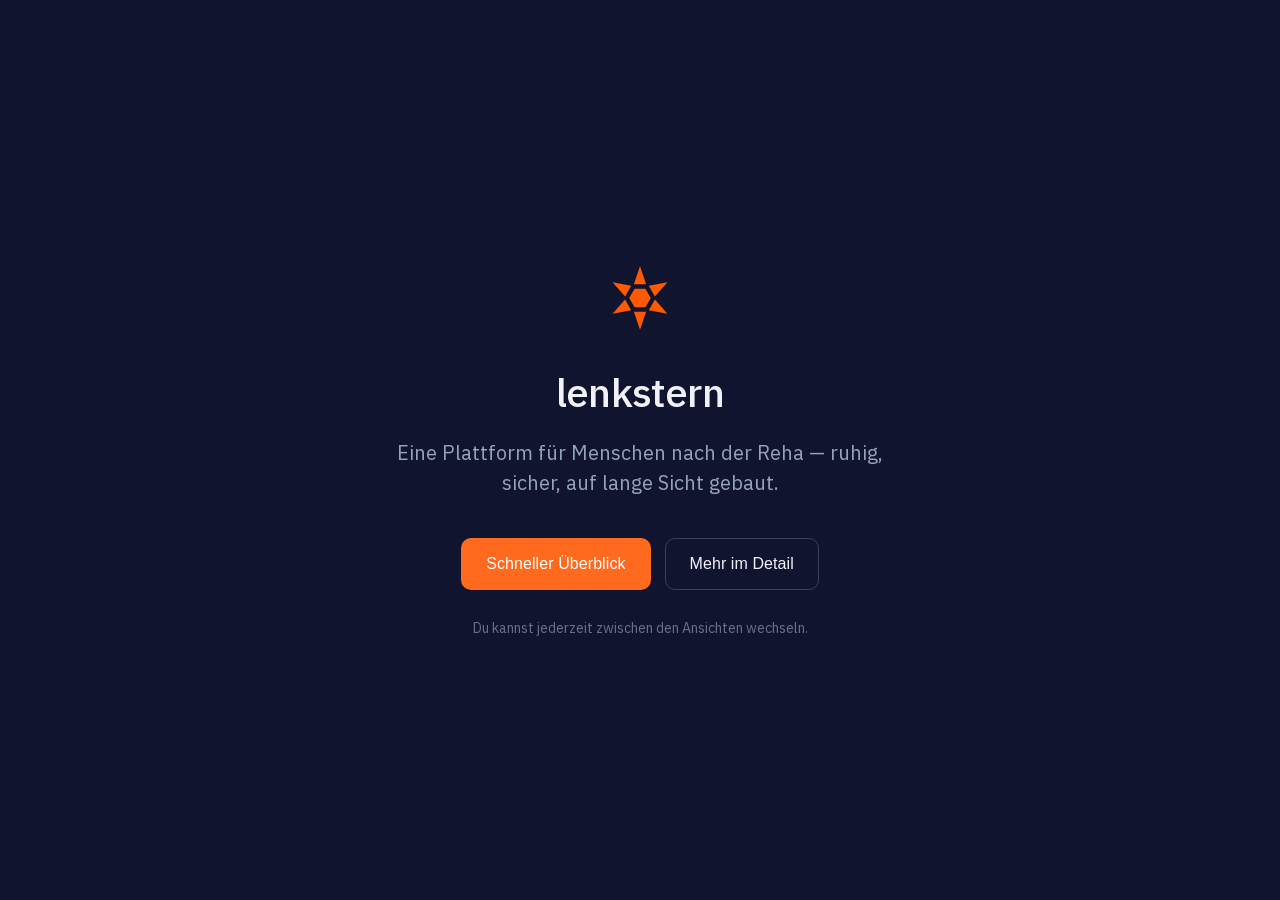
<file: index.html>
<!doctype html>
<html lang="de">
<head>
<meta charset="utf-8" />
<meta name="viewport" content="width=device-width, initial-scale=1.0" />
<title>Lenkstern · föderative Plattform für die Zeit nach der Reha</title>
<meta name="description" content="Lenkstern ist ein privates, ehrenamtliches Demonstrationsprojekt von Gero Strauß für die Community: eine föderative, EU-souveräne Plattform für Reha-Begleitung, Adaption und Nachsorge." />
<meta name="author" content="Gero Strauß" />
<meta name="robots" content="index,follow" />
<link rel="canonical" href="https://lenkstern.eu/" />
<script type="application/ld+json">
{
  "@context": "https://schema.org",
  "@type": "WebSite",
  "name": "Lenkstern",
  "url": "https://lenkstern.eu/",
  "description": "Privates, ehrenamtliches Demonstrationsprojekt von Gero Strauß für die Community: föderative, EU-souveräne Plattform für die Zeit während und nach der Reha.",
  "inLanguage": "de",
  "author": {
    "@type": "Person",
    "name": "Gero Strauß",
    "address": {
      "@type": "PostalAddress",
      "streetAddress": "Gneisenaustr. 28",
      "postalCode": "10961",
      "addressLocality": "Berlin",
      "addressCountry": "DE"
    }
  }
}
</script>
<!-- Self-hosted Fonts (DSGVO: keine Google-Fonts-CDN, keine IP-Weitergabe an Google) -->
<link rel="preload" href="/assets/fonts/plex-sans-300-latin.woff2" as="font" type="font/woff2" crossorigin />
<link rel="preload" href="/assets/fonts/plex-mono-400-latin.woff2" as="font" type="font/woff2" crossorigin />
<link rel="stylesheet" href="/assets/fonts/fonts.css" />
<style>
  :root {
    /* Vorspannung — Dachverband / Lenkstern (offizielle Doku-Werte) */
    --indigo-bg:    #11142E;  /* Deep Space Indigo, Base (offizieller Doku-Wert) */
    --indigo-card:  #1a1e3e;  /* Card-Tief (zwischen Base und Surface) */
    --indigo-surf:  #232847;  /* Indigo Light, Surface */
    --indigo-border:#3a3f5e;  /* von Muted abgeleitet, +Saettigung */
    --indigo-muted: #6A6F8C;  /* Indigo Muted, Sekundaertext */
    --indigo-fg:    #E8E6F0;  /* Cosmic Foreground, Haupttext */
    --indigo-fg-2:  #F2F0F8;  /* etwas heller fuer Headlines */
    --plasma:       #FF6A1F;  /* Plasma Orange, Mark */
    --plasma-soft:  #FFB180;  /* Plasma Soft */
    --plasma-deep:  #C24A0C;  /* Plasma Deep (Hover/Active) */

    /* Module accent colors (palette accents) */
    --c-kern:      #00e5d8;
    --c-shg:       #38bdf8;
    --c-therapie:  #14b8a6;
    --c-reha:      #b87333;
    --c-adaption:  #e8943a;
    --c-community: #0ea5e9;
    --c-markt:     #f59e0b;
    --c-verband:   #c084fc;

    --maxw: 1280px;
  }

  *, *::before, *::after { box-sizing: border-box; margin: 0; padding: 0; }
  html { -webkit-font-smoothing: antialiased; scroll-behavior: smooth; }
  body {
    background: var(--indigo-bg);
    color: var(--indigo-fg);
    font-family: 'IBM Plex Sans', system-ui, sans-serif;
    line-height: 1.5;
    font-feature-settings: "ss01", "cv11";
    min-height: 100vh;
  }
  ::selection { background: var(--plasma); color: #fff; }

  a { color: inherit; text-decoration: none; }

  .mono { font-family: 'IBM Plex Mono', monospace; }
  .uc { text-transform: uppercase; letter-spacing: 0.14em; }
  .container { max-width: var(--maxw); margin: 0 auto; padding: 0 clamp(20px, 4vw, 56px); }

  /* ====================================
     Heartbeat — slow, calming (10s cycle)
     Neon glow pulses, outline stays static
     ==================================== */
  @keyframes hb-pulse {
    0%   { filter: drop-shadow(0 0 6px rgba(255,138,40,0.55)) drop-shadow(0 0 14px rgba(255,106,31,0.30)); }
    8%   { filter: drop-shadow(0 0 24px rgba(255,170,80,1)) drop-shadow(0 0 56px rgba(255,110,20,0.85)) drop-shadow(0 0 110px rgba(255,106,31,0.55)) drop-shadow(0 0 180px rgba(255,106,31,0.30)); }
    18%  { filter: drop-shadow(0 0 6px rgba(255,138,40,0.55)) drop-shadow(0 0 14px rgba(255,106,31,0.30)); }
    26%  { filter: drop-shadow(0 0 18px rgba(255,150,60,0.85)) drop-shadow(0 0 42px rgba(255,100,10,0.60)) drop-shadow(0 0 78px rgba(255,106,31,0.34)); }
    36%  { filter: drop-shadow(0 0 6px rgba(255,138,40,0.55)) drop-shadow(0 0 14px rgba(255,106,31,0.30)); }
    100% { filter: drop-shadow(0 0 6px rgba(255,138,40,0.55)) drop-shadow(0 0 14px rgba(255,106,31,0.30)); }
  }
  @keyframes hb-aura {
    0%, 100% { opacity: 0.30; }
    8%       { opacity: 1; }
    18%      { opacity: 0.30; }
    26%      { opacity: 0.75; }
    36%      { opacity: 0.30; }
  }
  .pulse {
    animation: hb-pulse 10000ms ease-in-out infinite;
    will-change: filter;
  }
  .aura {
    animation: hb-aura 10000ms ease-in-out infinite;
    will-change: opacity;
  }
  @media (prefers-reduced-motion: reduce) {
    html { scroll-behavior: auto; }
    .pulse, .aura,
    .module-status.now::before,
    .tl.live .when .dot { animation: none !important; }
  }

  /* ====================================
     Top nav
     ==================================== */
  header.top {
    position: sticky; top: 0; z-index: 50;
    background: color-mix(in srgb, var(--indigo-bg) 92%, transparent);
    backdrop-filter: blur(12px);
    -webkit-backdrop-filter: blur(12px);
    border-bottom: 1px solid color-mix(in srgb, var(--indigo-border) 60%, transparent);
  }
  .top-inner {
    display: flex; align-items: center; justify-content: space-between;
    padding: 18px 0;
  }
  .brand {
    display: inline-flex; align-items: center; gap: 12px;
  }
  .brand-mark {
    width: 28px; height: 28px;
    display: inline-flex; align-items: center; justify-content: center;
    color: var(--plasma);
  }
  .brand-mark svg { width: 100%; height: 100%; display: block; overflow: visible; }
  .brand-word {
    font-size: 19px; font-weight: 500;
    letter-spacing: -0.02em;
    color: var(--indigo-fg-2);
  }
  .brand-word .ev {
    color: var(--indigo-muted);
    font-weight: 400;
    margin-left: 6px;
  }

  nav.primary {
    display: flex; align-items: center; gap: 28px;
    font-size: 15px;
    color: #cbd5e1;
  }
  nav.primary a { padding: 6px 0; position: relative; }
  nav.primary a:hover { color: var(--indigo-fg-2); }
  nav.primary .cta {
    padding: 10px 18px;
    border: 1px solid var(--plasma);
    border-radius: 999px;
    color: var(--plasma);
    font-weight: 500;
    transition: background .15s ease, color .15s ease;
  }
  nav.primary .cta:hover { background: var(--plasma); color: #fff; }
  @media (max-width: 760px) {
    nav.primary .hide-sm { display: none; }
  }

  /* ====================================
     Hero
     ==================================== */
  section.hero {
    position: relative;
    padding: clamp(72px, 11vw, 152px) 0 clamp(64px, 8vw, 112px);
    overflow: hidden;
  }
  .hero-grid {
    display: grid;
    grid-template-columns: 1fr;
    gap: clamp(40px, 6vw, 80px);
    align-items: center;
    max-width: 64ch;
  }
  @media (max-width: 880px) {
    .hero-grid { grid-template-columns: 1fr; }
  }

  .eyebrow {
    font-family: 'IBM Plex Mono', monospace;
    font-size: 13px;
    letter-spacing: 0.2em;
    text-transform: uppercase;
    color: var(--plasma-soft);
    display: inline-flex; align-items: center; gap: 12px;
    margin-bottom: 28px;
  }
  .eyebrow .dot {
    width: 8px; height: 8px; border-radius: 999px; background: var(--plasma);
    box-shadow: 0 0 14px rgba(255,106,31,0.6);
  }

  h1.hero-h {
    font-size: clamp(40px, 6.4vw, 88px);
    line-height: 1.02;
    font-weight: 500;
    letter-spacing: -0.035em;
    color: var(--indigo-fg-2);
    text-wrap: balance;
    max-width: 20ch;
  }
  h1.hero-h .accent { color: var(--plasma); }

  .lede {
    font-size: clamp(17px, 1.55vw, 21px);
    line-height: 1.55;
    color: #94a3b8;
    margin-top: 36px;
    max-width: 44ch;
    text-wrap: pretty;
  }

  .hero-ctas {
    display: flex; flex-wrap: wrap; gap: 14px;
    margin-top: 44px;
  }
  .btn {
    display: inline-flex; align-items: center; gap: 10px;
    padding: 16px 24px;
    border-radius: 10px;
    font-size: 16px; font-weight: 500;
    letter-spacing: 0.005em;
    border: 1px solid transparent;
    transition: transform .12s ease, background .15s ease, border-color .15s ease;
  }
  .btn:active { transform: translateY(1px); }
  .btn--primary {
    background: var(--plasma); color: #fff;
  }
  .btn--primary:hover { background: #e85100; }
  .btn--ghost {
    background: transparent;
    color: var(--indigo-fg-2);
    border-color: var(--indigo-border);
  }
  .btn--ghost:hover { border-color: var(--plasma-soft); color: var(--plasma-soft); }
  .btn .arrow { font-family: 'IBM Plex Mono', monospace; opacity: 0.8; }

  /* Hero mark / aura */
  .hero-mark-wrap {
    position: relative;
    display: flex; align-items: center; justify-content: center;
    min-height: 380px;
  }
  .hero-mark-aura {
    position: absolute;
    width: 150%; aspect-ratio: 1/1; border-radius: 50%;
    background:
      radial-gradient(circle, rgba(255,150,60,0.55) 0%, rgba(255,106,31,0.30) 24%, rgba(255,106,31,0.10) 48%, transparent 70%);
    filter: blur(12px);
  }
  .hero-mark {
    position: relative;
    width: min(60%, 360px);
    aspect-ratio: 1 / 1;
    color: var(--plasma);
  }
  .hero-mark svg {
    width: 100%; height: 100%; display: block; overflow: visible;
  }

  /* Hero meta strip beneath */
  .hero-meta {
    margin-top: clamp(48px, 6vw, 72px);
    display: flex; flex-wrap: wrap; gap: 28px 56px;
    font-family: 'IBM Plex Mono', monospace;
    font-size: 13px;
    letter-spacing: 0.06em;
    color: #94a3b8;
    border-top: 1px solid color-mix(in srgb, var(--indigo-border) 60%, transparent);
    padding-top: 28px;
  }
  .hero-meta dt {
    text-transform: uppercase;
    letter-spacing: 0.18em;
    color: var(--indigo-muted);
    margin-bottom: 4px;
    font-size: 11px;
  }
  .hero-meta dd { color: var(--indigo-fg-2); font-size: 15px; }
  .hero-meta .row { min-width: 160px; }

  /* ====================================
     Was ist Lenkstern
     ==================================== */
  .was-grid {
    display: grid;
    grid-template-columns: 1.4fr 1fr;
    gap: clamp(40px, 6vw, 88px);
    align-items: center;
    margin-top: 24px;
  }
  @media (max-width: 880px) { .was-grid { grid-template-columns: 1fr; } }

  .was-body {
    margin-top: 22px;
    font-size: clamp(16px, 1.4vw, 19px);
    line-height: 1.55;
    color: var(--indigo-fg);
    max-width: 58ch;
    text-wrap: pretty;
  }

  .was-mark-stage {
    position: relative;
    display: flex; flex-direction: column;
    align-items: center; justify-content: center;
    min-height: 320px;
  }
  .was-mark-aura {
    position: absolute;
    width: 110%; aspect-ratio: 1/1; border-radius: 50%;
    background:
      radial-gradient(circle, rgba(255,150,60,0.45) 0%, rgba(255,106,31,0.22) 28%, transparent 65%);
    filter: blur(10px);
    z-index: 0;
  }
  .was-mark {
    position: relative; z-index: 1;
    width: 220px; aspect-ratio: 1/1;
    color: var(--plasma);
  }
  .was-mark svg { width: 100%; height: 100%; display: block; overflow: visible; }
  .was-caption {
    position: relative; z-index: 1;
    margin-top: 28px;
    font-size: 11px; letter-spacing: 0.2em; text-transform: uppercase;
    color: var(--indigo-muted);
  }

  /* Palette explain */
  .palette-explain {
    margin-top: clamp(48px, 6vw, 80px);
    padding-top: 40px;
    border-top: 1px solid color-mix(in srgb, var(--indigo-border) 50%, transparent);
  }
  .palette-explain-head { max-width: 70ch; }
  .section-label.small {
    font-size: 11px;
    letter-spacing: 0.2em;
    margin-bottom: 18px;
  }
  .palette-h {
    font-size: clamp(22px, 2.4vw, 30px);
    line-height: 1.15;
    font-weight: 500;
    letter-spacing: -0.018em;
    color: var(--indigo-fg-2);
    max-width: 28ch;
    text-wrap: balance;
  }
  .palette-sub {
    margin-top: 14px;
    font-size: 16px; line-height: 1.55;
    color: #94a3b8;
    max-width: 58ch;
    text-wrap: pretty;
  }
  .palette-grid {
    margin-top: 32px;
    display: grid;
    grid-template-columns: repeat(4, 1fr);
    gap: 16px;
  }
  @media (max-width: 1080px) { .palette-grid { grid-template-columns: repeat(2, 1fr); } }
  @media (max-width: 540px)  { .palette-grid { grid-template-columns: 1fr; } }
  .palette-card {
    display: flex; align-items: center; gap: 16px;
    padding: 16px;
    border-radius: 12px;
    border: 1px solid var(--indigo-border);
    background: rgba(15,23,42,0.45);
    transition: border-color .15s ease, background .15s ease;
  }
  .palette-card:hover {
    border-color: color-mix(in srgb, var(--c, var(--plasma)) 55%, var(--indigo-border));
    background: rgba(255,255,255,0.025);
  }
  .palette-swatch {
    width: 44px; height: 44px;
    flex-shrink: 0;
    border-radius: 8px;
    background: var(--c, var(--plasma));
    box-shadow:
      inset 0 0 0 1px rgba(255,255,255,0.12),
      0 0 18px -2px color-mix(in srgb, var(--c, var(--plasma)) 60%, transparent);
  }
  .palette-name {
    font-size: 17px; font-weight: 500;
    color: var(--indigo-fg-2);
    letter-spacing: -0.012em;
    line-height: 1.15;
  }
  .palette-role {
    font-size: 12px;
    color: #94a3b8;
    margin-top: 4px;
    letter-spacing: 0.02em;
  }
  .palette-hex {
    font-size: 11px;
    color: var(--indigo-muted);
    margin-top: 6px;
    letter-spacing: 0.04em;
  }
  section.block {
    padding: clamp(56px, 7vw, 96px) 0;
    border-top: 1px solid color-mix(in srgb, var(--indigo-border) 50%, transparent);
  }
  .section-label {
    font-family: 'IBM Plex Mono', monospace;
    font-size: 12px;
    letter-spacing: 0.22em;
    text-transform: uppercase;
    color: var(--plasma-soft);
    display: inline-flex; align-items: center; gap: 12px;
    margin-bottom: 28px;
  }
  .section-label::before {
    content: ''; width: 8px; height: 8px;
    background: var(--plasma); border-radius: 999px;
  }
  h2.section-h {
    font-size: clamp(30px, 3.6vw, 48px);
    line-height: 1.08;
    font-weight: 500;
    letter-spacing: -0.022em;
    color: var(--indigo-fg-2);
    max-width: 24ch;
    text-wrap: balance;
  }
  .section-sub {
    font-size: clamp(16px, 1.4vw, 19px);
    color: #94a3b8;
    margin-top: 18px;
    max-width: 58ch;
    line-height: 1.55;
    text-wrap: pretty;
  }

  /* ====================================
     Modules
     ==================================== */
  .modules {
    margin-top: 56px;
    border-radius: 16px;
    border: 1.5px solid color-mix(in srgb, var(--plasma) 36%, rgba(255,255,255,0.12));
    background: rgba(255,255,255,0.02);
    box-shadow:
      0 0 0 1px color-mix(in srgb, var(--plasma) 14%, transparent),
      0 0 80px -10px color-mix(in srgb, var(--plasma) 32%, transparent),
      0 24px 64px -24px rgba(0,0,0,0.55);
    overflow: hidden;
  }
  /* Modules row layout */
  .module {
    display: grid;
    grid-template-columns: 180px 1fr 260px 200px;
    gap: 24px;
    align-items: center;
    padding: 22px clamp(20px, 3vw, 32px);
    border-top: 1px solid color-mix(in srgb, var(--indigo-border) 35%, transparent);
    transition: background .15s ease;
  }
  .module:first-child { border-top: none; }
  .module-codename {
    display: inline-flex; align-items: center; gap: 12px;
    font-size: 22px; font-weight: 500;
    letter-spacing: -0.015em;
    color: var(--indigo-fg-2);
  }
  .module-codename .swatch {
    width: 10px; height: 10px; border-radius: 999px;
    background: var(--c, var(--plasma));
    box-shadow: 0 0 14px var(--c, var(--plasma));
  }
  .module-desc {
    font-size: 16px; color: #94a3b8; line-height: 1.5;
    text-wrap: pretty;
  }
  .module-host {
    font-family: 'IBM Plex Mono', monospace;
    font-size: 16px;
    letter-spacing: 0.02em;
    color: #cbd5e1;
  }
  .module-host .sub { color: var(--plasma); }
  /* Pills — unified clean look, all same width, right-aligned in a column */
  .module-status {
    font-family: 'IBM Plex Mono', monospace;
    font-size: 11px;
    letter-spacing: 0.16em;
    text-transform: uppercase;
    padding: 8px 14px;
    border: 1px solid var(--indigo-border);
    color: var(--indigo-fg-2);
    border-radius: 999px;
    justify-self: end;
    white-space: nowrap;
    background: rgba(15,23,42,0.55);
    display: inline-flex; align-items: center; gap: 8px;
    width: 200px; justify-content: center;
    box-sizing: border-box;
  }
  .module-status::before {
    content: '';
    width: 7px; height: 7px;
    border-radius: 999px;
    background: var(--indigo-muted);
  }
  .module-status.pilot::before { background: var(--plasma); box-shadow: 0 0 10px rgba(255,106,31,0.8); }
  .module-status.now::before   { background: var(--c-kern); box-shadow: 0 0 10px rgba(0,229,216,0.8); animation: live-blink 1.6s ease-in-out infinite; }
  @keyframes live-blink {
    0%, 100% { opacity: 1; }
    50%      { opacity: 0.35; }
  }
  @media (max-width: 880px) {
    .module {
      grid-template-columns: 1fr auto;
      grid-template-areas:
        "name status"
        "host status"
        "desc desc";
      gap: 8px 16px;
    }
    .module-codename  { grid-area: name; }
    .module-host      { grid-area: host; }
    .module-desc      { grid-area: desc; padding-top: 6px; }
    .module-status    { grid-area: status; align-self: start; }
  }

  /* ====================================
     Haltung header layout (text + Germany shield)
     ==================================== */
  .haltung-head {
    display: grid;
    grid-template-columns: 1fr 360px;
    gap: clamp(28px, 4vw, 64px);
    align-items: center;
  }
  @media (max-width: 760px) { .haltung-head { grid-template-columns: 1fr; } }

  .trust-shield-wrap {
    display: flex; align-items: center; justify-content: center;
    position: relative;
  }
  .trust-shield-wrap::before {
    content: '';
    position: absolute;
    inset: -12%;
    background: radial-gradient(circle, rgba(255,106,31,0.20) 0%, rgba(255,106,31,0.08) 35%, rgba(56,189,248,0.06) 70%, transparent 90%);
    filter: blur(20px);
    z-index: 0;
    border-radius: 24px;
  }
  .trust-image {
    position: relative; z-index: 1;
    width: 100%;
    max-width: 320px;
    height: auto;
    border-radius: 14px;
    display: block;
    box-shadow:
      0 0 0 1px rgba(255,106,31,0.20),
      0 20px 48px -16px rgba(0,0,0,0.7),
      0 0 60px -12px rgba(255,106,31,0.18);
    mix-blend-mode: screen;
    filter: saturate(0.78) hue-rotate(-8deg) contrast(1.05) brightness(1.02);
  }
  @media (max-width: 760px) {
    .trust-shield-wrap { justify-content: flex-start; }
    .trust-image { max-width: 240px; }
  }

  /* ====================================
     Haltung (Doctrine)
     ==================================== */
  /* Doctrine container — minimal, lets cards breathe */
  .doctrine {
    margin-top: 40px;
    padding: 0;
    background: none;
    border: none;
    position: relative;
  }
  .doctrine::before { content: none; }
  .doctrine-statement {
    font-family: 'IBM Plex Serif', serif;
    font-style: italic;
    font-weight: 300;
    font-size: clamp(28px, 3.6vw, 48px);
    line-height: 1.15;
    letter-spacing: -0.015em;
    color: var(--indigo-fg-2);
    text-wrap: balance;
  }
  .doctrine-statement b {
    font-weight: 400;
    font-style: normal;
    font-family: 'IBM Plex Sans', sans-serif;
    color: var(--plasma);
  }
  .doctrine-why {
    margin-top: 28px;
    font-size: 16px;
    line-height: 1.6;
    color: #94a3b8;
    max-width: 70ch;
    text-wrap: pretty;
  }
  .doctrine-src, .short-src {
    margin-top: 12px;
    font-size: 13px;
    line-height: 1.5;
    color: var(--indigo-muted);
    max-width: 70ch;
  }
  .doctrine-src a, .short-src a {
    color: var(--plasma);
    text-decoration: underline;
    text-underline-offset: 2px;
  }
  .doctrine-list {
    display: grid;
    grid-template-columns: repeat(3, 1fr);
    gap: 28px;
    margin-top: 8px;
  }
  @media (max-width: 760px) { .doctrine-list { grid-template-columns: 1fr; } }
  .doctrine-item {
    padding: clamp(28px, 3.2vw, 40px);
    border: 1px solid var(--indigo-border);
    border-radius: 16px;
    background: linear-gradient(180deg, rgba(255,255,255,0.025) 0%, rgba(2,6,23,0.55) 100%);
    display: flex; flex-direction: column;
    transition: border-color .2s ease, transform .2s ease;
  }
  .doctrine-item:hover {
    border-color: color-mix(in srgb, var(--plasma) 35%, var(--indigo-border));
    transform: translateY(-2px);
  }
  .doctrine-item h4 {
    font-family: 'IBM Plex Sans', sans-serif;
    font-size: clamp(20px, 1.9vw, 24px);
    line-height: 1.15;
    font-weight: 500;
    letter-spacing: -0.018em;
    color: var(--indigo-fg-2);
    text-transform: none;
    margin-bottom: 18px;
    text-wrap: balance;
  }
  .doctrine-item p {
    font-size: clamp(15px, 1.25vw, 17px);
    line-height: 1.6;
    color: #cbd5e1;
    text-wrap: pretty;
  }
  .doctrine-item p b { color: var(--plasma-soft); font-weight: 500; }

  .doctrine-sub-label {
    margin-top: 48px;
    margin-bottom: 18px;
    font-family: 'IBM Plex Mono', monospace;
    font-size: 11px;
    letter-spacing: 0.22em;
    text-transform: uppercase;
    color: var(--plasma-soft);
    display: inline-flex; align-items: center; gap: 12px;
  }
  .doctrine-sub-label::before {
    content: ''; width: 24px; height: 1px;
    background: var(--plasma);
  }

  /* Love stamp */
  .love-stamp {
    margin-top: 36px;
    display: inline-flex; align-items: center; gap: 10px;
    flex-wrap: wrap;
    padding: 12px 20px;
    border: 1px solid color-mix(in srgb, var(--plasma) 45%, var(--indigo-border));
    border-radius: 999px;
    background: rgba(255,106,31,0.06);
    font-family: 'IBM Plex Mono', monospace;
    font-size: 13px;
    letter-spacing: 0.14em;
    text-transform: uppercase;
    color: var(--plasma-soft);
  }
  .love-stamp b { color: var(--plasma); font-weight: 500; }
  .love-stamp .sep { color: var(--indigo-muted); }
  .ls-heart, .ls-heart-inline {
    display: inline-flex; align-items: center; justify-content: center;
    filter: drop-shadow(0 0 6px rgba(255,106,31,0.6));
    animation: heart-beat 1.4s ease-in-out infinite;
  }
  .flag {
    display: inline-flex; align-items: center;
    border-radius: 2px;
    overflow: hidden;
    box-shadow: 0 0 0 1px rgba(255,255,255,0.18);
  }
  .flag svg { display: block; }
  @keyframes heart-beat {
    0%, 100% { transform: scale(1); }
    14% { transform: scale(1.18); }
    28% { transform: scale(1); }
  }
  @media (prefers-reduced-motion: reduce) {
    .ls-heart, .ls-heart-inline { animation: none !important; }
  }

  /* ====================================
     Rechtstrennung table
     ==================================== */
  .rt-grid {
    margin-top: 48px;
    border-radius: 12px;
    overflow: hidden;
    border: 1px solid var(--indigo-border);
  }
  .rt-row {
    display: grid;
    grid-template-columns: 1.3fr 1.4fr 1.2fr 1.5fr;
    gap: 24px;
    padding: 18px clamp(18px, 2.4vw, 28px);
    border-top: 1px solid color-mix(in srgb, var(--indigo-border) 70%, transparent);
    align-items: start;
    font-size: 15px;
    line-height: 1.45;
    color: #cbd5e1;
  }
  .rt-row:first-child { border-top: none; }
  .rt-head {
    font-family: 'IBM Plex Mono', monospace;
    font-size: 11px; letter-spacing: 0.2em; text-transform: uppercase;
    color: var(--plasma-soft);
    background: rgba(255,106,31,0.05);
    padding-top: 14px; padding-bottom: 14px;
  }
  .rt-mod {
    display: flex; align-items: center; flex-wrap: wrap;
    gap: 8px 12px;
    color: var(--indigo-fg-2);
    font-weight: 500;
    font-size: 16px;
    letter-spacing: -0.005em;
  }
  .rt-mod .dot {
    width: 10px; height: 10px; border-radius: 999px;
    box-shadow: 0 0 10px currentColor;
  }
  .rt-host {
    color: var(--indigo-muted);
    font-size: 13px;
    font-weight: 400;
    letter-spacing: 0.02em;
    width: 100%;
  }
  @media (max-width: 880px) {
    .rt-row {
      grid-template-columns: 1fr;
      gap: 6px;
      padding: 22px;
    }
    .rt-head { display: none; }
    .rt-row > div:not(.rt-mod)::before {
      content: attr(data-k);
      display: block;
      font-family: 'IBM Plex Mono', monospace;
      font-size: 10px; letter-spacing: 0.2em; text-transform: uppercase;
      color: var(--indigo-muted);
      margin-bottom: 2px;
    }
  }

  /* Infrastructure strip */
  .infra-strip {
    margin-top: 32px;
    display: grid;
    grid-template-columns: repeat(5, 1fr);
    gap: 0;
    border: 1px solid var(--indigo-border);
    border-radius: 12px;
    overflow: hidden;
    background: rgba(15,23,42,0.45);
  }
  .infra-item {
    padding: 22px clamp(16px, 2vw, 24px);
    border-right: 1px solid color-mix(in srgb, var(--indigo-border) 65%, transparent);
  }
  .infra-item:last-child { border-right: none; }
  .infra-key {
    font-family: 'IBM Plex Mono', monospace;
    font-size: 10px; letter-spacing: 0.22em; text-transform: uppercase;
    color: var(--plasma-soft); margin-bottom: 10px;
  }
  .infra-val {
    font-size: 16px;
    color: var(--indigo-fg-2);
    font-weight: 500;
    letter-spacing: -0.005em;
    line-height: 1.35;
  }
  .infra-val .mono {
    display: block;
    margin-top: 4px;
    font-size: 12px;
    color: var(--indigo-muted);
    font-weight: 400;
    letter-spacing: 0.04em;
  }
  @media (max-width: 880px) {
    .infra-strip { grid-template-columns: 1fr 1fr; }
    .infra-item { border-right: 1px solid color-mix(in srgb, var(--indigo-border) 65%, transparent); border-bottom: 1px solid color-mix(in srgb, var(--indigo-border) 65%, transparent); }
    .infra-item:nth-child(2n) { border-right: none; }
    .infra-item:nth-last-child(-n+1) { border-bottom: none; }
  }
  @media (max-width: 540px) {
    .infra-strip { grid-template-columns: 1fr; }
    .infra-item { border-right: none; }
  }

  /* ====================================
     Offen gebaut
     ==================================== */
  .open-grid {
    margin-top: 48px;
    display: grid;
    grid-template-columns: 1fr 1fr;
    gap: 28px;
  }
  @media (max-width: 880px) {
    .open-grid { grid-template-columns: 1fr; gap: 20px; }
  }
  .open-col {
    border: 1px solid var(--indigo-border);
    border-radius: 12px;
    padding: 28px clamp(20px, 3vw, 32px);
    background: rgba(15,23,42,0.45);
  }
  .open-h {
    font-family: 'IBM Plex Mono', monospace;
    font-size: 11px; letter-spacing: 0.22em; text-transform: uppercase;
    color: var(--plasma-soft);
    margin-bottom: 22px;
  }
  .open-list { list-style: none; padding: 0; margin: 0; }
  .open-list li {
    padding: 16px 0;
    border-top: 1px solid color-mix(in srgb, var(--indigo-border) 55%, transparent);
  }
  .open-list li:first-child { border-top: none; padding-top: 0; }
  .open-list li:last-child { padding-bottom: 0; }
  .open-item-k {
    display: block;
    color: var(--indigo-fg-2);
    font-weight: 500;
    font-size: 15px;
    letter-spacing: -0.005em;
    margin-bottom: 4px;
  }
  .open-item-v {
    display: block;
    font-size: 14px;
    color: #cbd5e1;
    line-height: 1.5;
  }
  .open-item-v a {
    color: var(--plasma-soft);
    border-bottom: 1px solid color-mix(in srgb, var(--plasma-soft) 35%, transparent);
  }
  .open-item-v a:hover {
    color: var(--plasma);
    border-bottom-color: var(--plasma);
  }
  .open-tag {
    display: inline-block;
    margin-left: 6px;
    padding: 2px 8px;
    border-radius: 4px;
    background: rgba(255,106,31,0.08);
    border: 1px solid color-mix(in srgb, var(--plasma) 30%, transparent);
    color: var(--plasma-soft);
    font-family: 'IBM Plex Mono', monospace;
    font-size: 10px;
    letter-spacing: 0.12em;
    text-transform: uppercase;
    white-space: nowrap;
  }
  .open-list-neg .open-item-k::before {
    content: '\2715\00a0\00a0';
    color: var(--plasma);
    font-weight: 400;
  }

  /* ====================================
     Warum jetzt
     ==================================== */
  .why-grid {
    display: grid; grid-template-columns: repeat(3, 1fr);
    gap: 28px;
    margin-top: 48px;
  }
  @media (max-width: 880px) { .why-grid { grid-template-columns: 1fr; } }
  .why-card {
    padding: 28px;
    border-top: 1px solid var(--indigo-border);
    display: flex; flex-direction: column;
  }
  .why-card .num {
    font-family: 'IBM Plex Mono', monospace;
    font-size: 12px; letter-spacing: 0.18em; text-transform: uppercase;
    color: var(--plasma); margin-bottom: 22px;
  }
  .why-card h3 {
    font-size: 24px; line-height: 1.15; font-weight: 500;
    letter-spacing: -0.012em;
    color: var(--indigo-fg-2);
    margin-bottom: 16px;
    text-wrap: balance;
  }
  .why-card p {
    font-size: 15px; line-height: 1.55;
    color: #94a3b8;
    text-wrap: pretty;
  }

  /* ====================================
     Stand / Roadmap timeline
     ==================================== */
  .timeline {
    margin-top: 48px;
    display: grid; grid-template-columns: repeat(4, 1fr);
    gap: 0;
    border: 1px solid var(--indigo-border);
    border-radius: 12px;
    overflow: hidden;
  }
  @media (max-width: 880px) { .timeline { grid-template-columns: 1fr 1fr; } }
  @media (max-width: 540px) { .timeline { grid-template-columns: 1fr; } }
  .tl {
    padding: 24px 22px;
    border-right: 1px solid var(--indigo-border);
    background: rgba(15,23,42,0.5);
  }
  .tl:last-child { border-right: none; }
  @media (max-width: 880px) {
    .tl:nth-child(2) { border-right: none; }
    .tl:nth-child(1), .tl:nth-child(2) { border-bottom: 1px solid var(--indigo-border); }
  }
  .tl .when {
    font-family: 'IBM Plex Mono', monospace;
    font-size: 12px; letter-spacing: 0.16em; text-transform: uppercase;
    color: var(--plasma-soft);
    margin-bottom: 14px;
    display: inline-flex; align-items: center; gap: 8px;
  }
  .tl .when .dot {
    width: 8px; height: 8px; border-radius: 999px; background: var(--plasma);
  }
  .tl.live .when .dot {
    background: #00e5d8;
    box-shadow: 0 0 12px rgba(0,229,216,0.7);
    animation: live-pulse 1.6s ease-in-out infinite;
  }
  @keyframes live-pulse {
    0%, 100% { opacity: 1; }
    50% { opacity: 0.35; }
  }
  .tl .what {
    font-size: 17px; line-height: 1.3; font-weight: 500;
    color: var(--indigo-fg-2);
    margin-bottom: 8px;
    letter-spacing: -0.01em;
  }
  .tl .note {
    font-size: 13px; line-height: 1.45; color: #94a3b8;
  }

  /* ====================================
     Kontakt
     ==================================== */
  .contact {
    margin-top: 48px;
    display: grid; grid-template-columns: 1.4fr 1fr;
    gap: clamp(28px, 4vw, 56px);
    align-items: stretch;
  }
  @media (max-width: 880px) { .contact { grid-template-columns: 1fr; } }

  .contact-card {
    padding: clamp(32px, 4vw, 48px);
    border-radius: 16px;
    background: #0f172a;
    border: 1px solid var(--indigo-border);
  }
  .contact-card .ask {
    font-size: clamp(22px, 2.4vw, 32px);
    line-height: 1.2; font-weight: 500;
    letter-spacing: -0.015em;
    color: var(--indigo-fg-2);
    margin-bottom: 18px;
    text-wrap: balance;
  }
  .contact-card .ask .accent { color: var(--plasma); }
  .contact-card p {
    font-size: 15px; color: #94a3b8; line-height: 1.55;
    margin-bottom: 24px; max-width: 50ch;
    text-wrap: pretty;
  }
  .contact-actions { display: flex; flex-wrap: wrap; gap: 12px; }

  .contact-side {
    padding: clamp(32px, 4vw, 48px);
    border-radius: 16px;
    border: 1px solid var(--indigo-border);
    background: rgba(15,23,42,0.45);
    display: flex; flex-direction: column; gap: 24px;
  }
  .meta-row {
    font-family: 'IBM Plex Mono', monospace;
  }
  .meta-row .key {
    font-size: 11px; letter-spacing: 0.18em;
    text-transform: uppercase; color: var(--indigo-muted);
    margin-bottom: 6px;
  }
  .meta-row .val {
    font-size: 15px; color: var(--indigo-fg-2);
    letter-spacing: 0.02em;
  }
  .meta-row .val a { border-bottom: 1px solid var(--indigo-border); }
  .meta-row .val a:hover { border-color: var(--plasma); color: var(--plasma); }

  /* ====================================
     Footer
     ==================================== */
  footer.foot {
    margin-top: clamp(48px, 6vw, 96px);
    padding: 48px 0 56px;
    border-top: 1px solid var(--indigo-border);
  }
  .foot-grid {
    display: grid;
    grid-template-columns: 1.4fr 1fr 1fr 1fr;
    gap: 36px;
  }
  @media (max-width: 880px) { .foot-grid { grid-template-columns: 1fr 1fr; } }
  @media (max-width: 540px) { .foot-grid { grid-template-columns: 1fr; } }

  .foot-brand .brand-word { font-size: 17px; }
  .foot-brand .tag {
    margin-top: 16px;
    font-family: 'IBM Plex Mono', monospace;
    font-size: 11px; letter-spacing: 0.18em;
    text-transform: uppercase;
    color: var(--indigo-muted);
    max-width: 30ch;
    line-height: 1.55;
  }
  .foot-brand .signature {
    margin-top: 18px;
    display: flex; flex-direction: column;
    align-items: flex-start;
    line-height: 0.9;
  }
  .foot-brand .sig-name {
    font-family: 'Caveat', 'Brush Script MT', cursive;
    font-weight: 500;
    font-size: 36px;
    color: #cfd6e3;
    letter-spacing: 0.02em;
    line-height: 1;
    transform: rotate(-5deg) skewX(-4deg);
    opacity: 0.78;
    margin-left: 6px;
  }
  .foot-brand .sig-underline {
    width: 150px; height: 12px;
    margin-top: -4px;
    margin-left: 8px;
    transform: rotate(-3deg);
    opacity: 0.7;
  }

  .foot-made {
    display: inline-flex; align-items: center; gap: 8px; flex-wrap: wrap;
    color: var(--indigo-fg-2);
  }
  .foot-made b { color: var(--indigo-fg-2); font-weight: 500; }
  .foot-made .sep { color: var(--indigo-muted); }
  .foot-date { display: flex; flex-direction: column; gap: 4px; align-items: flex-end; }
  .foot-date-sub {
    font-size: 10px;
    letter-spacing: 0.18em;
    color: var(--indigo-muted);
    opacity: 0.85;
  }
  .foot-col h5 {
    font-family: 'IBM Plex Mono', monospace;
    font-size: 11px; letter-spacing: 0.18em;
    text-transform: uppercase;
    color: var(--plasma-soft);
    margin-bottom: 14px;
    font-weight: 500;
  }
  .foot-col ul { list-style: none; display: flex; flex-direction: column; gap: 10px; }
  .foot-col li { font-size: 14px; color: #cbd5e1; }
  .foot-col li a { border-bottom: 1px solid transparent; }
  .foot-col li a:hover { border-color: var(--plasma); color: var(--plasma); }

  .foot-bottom {
    margin-top: 48px;
    padding-top: 24px;
    border-top: 1px solid color-mix(in srgb, var(--indigo-border) 50%, transparent);
    display: flex; flex-wrap: wrap; gap: 16px 28px;
    justify-content: space-between; align-items: baseline;
    font-family: 'IBM Plex Mono', monospace;
    font-size: 11px; letter-spacing: 0.14em; text-transform: uppercase;
    color: var(--indigo-muted);
  }
  .foot-stamp {
    display: inline-flex; align-items: center; gap: 10px;
    padding: 8px 14px;
    border: 1px solid color-mix(in srgb, var(--plasma) 45%, transparent);
    border-radius: 999px;
    color: var(--plasma);
    background: rgba(255,106,31,0.04);
  }
  .foot-stamp .dot { width: 6px; height: 6px; border-radius: 999px; background: var(--plasma); }

  /* ====================================
     Dual-Modus: Choice-Screen
     ==================================== */
  #choice-screen {
    display: none;
    position: fixed; inset: 0; z-index: 200;
    background: var(--indigo-bg);
    flex-direction: column;
    align-items: center; justify-content: center;
    padding: clamp(24px, 5vw, 48px);
    text-align: center;
  }
  body[data-mode="unset"] #choice-screen { display: flex; }
  body[data-mode="unset"] #app-main,
  body[data-mode="unset"] header.top { display: none; }

  .choice-inner { max-width: 520px; width: 100%; }
  .choice-mark {
    width: 72px; height: 72px; margin: 0 auto 28px;
    color: var(--plasma);
  }
  .choice-mark svg { width: 100%; height: 100%; display: block; overflow: visible; }
  .choice-word {
    font-size: clamp(28px, 5vw, 40px);
    font-weight: 500; letter-spacing: -0.02em;
    color: var(--indigo-fg-2);
    margin-bottom: 16px;
  }
  .choice-claim {
    font-size: clamp(17px, 2vw, 20px);
    line-height: 1.5; color: #94a3b8;
    margin-bottom: 40px;
    text-wrap: pretty;
  }
  .choice-actions {
    display: flex; flex-wrap: wrap; gap: 14px;
    justify-content: center;
  }
  .choice-hint {
    margin-top: 28px;
    font-size: 14px; color: var(--indigo-muted);
    line-height: 1.5;
  }

  /* ====================================
     Dual-Modus: Pill-Switcher
     ==================================== */
  .mode-switcher {
    display: inline-flex;
    border: 1px solid var(--indigo-border);
    border-radius: 999px;
    overflow: hidden;
    background: rgba(15,23,42,0.55);
    flex-shrink: 0;
  }
  .mode-switcher button {
    font-family: 'IBM Plex Mono', monospace;
    font-size: 11px; letter-spacing: 0.12em;
    text-transform: uppercase;
    padding: 8px 14px;
    border: none; background: transparent;
    color: var(--indigo-muted);
    cursor: pointer;
    transition: background .15s ease, color .15s ease;
  }
  .mode-switcher button:hover { color: var(--indigo-fg-2); }
  .mode-switcher button[aria-pressed="true"] {
    background: var(--plasma);
    color: #fff;
  }
  .mode-switcher button:focus-visible {
    outline: 2px solid var(--plasma-soft);
    outline-offset: 2px;
  }
  .top-inner { gap: 16px; }
  @media (max-width: 760px) {
    .mode-switcher { order: 3; width: 100%; justify-content: center; }
    .top-inner { flex-wrap: wrap; }
    nav.primary { margin-left: auto; }
  }

  /* ====================================
     Dual-Modus: Kurz-Ansicht
     ==================================== */
  body[data-mode="short"] #view-full { display: none; }
  body[data-mode="full"]  #view-short { display: none; }
  body[data-mode="short"] nav.primary .hide-sm,
  body[data-mode="short"] nav.primary .cta { display: none; }

  .short-page {
    padding: clamp(64px, 10vw, 128px) 0 clamp(80px, 12vw, 160px);
  }
  .short-inner { max-width: 680px; }
  .short-eyebrow {
    font-family: 'IBM Plex Mono', monospace;
    font-size: 12px; letter-spacing: 0.22em;
    text-transform: uppercase;
    color: var(--plasma-soft);
    display: inline-flex; align-items: center; gap: 12px;
    margin-bottom: 28px;
  }
  .short-eyebrow::before {
    content: ''; width: 8px; height: 8px;
    background: var(--plasma); border-radius: 999px;
    box-shadow: 0 0 14px rgba(255,106,31,0.6);
  }
  .short-h {
    font-size: clamp(34px, 5.2vw, 60px);
    line-height: 1.04;
    font-weight: 500;
    letter-spacing: -0.028em;
    color: var(--indigo-fg-2);
    margin-bottom: 36px;
    text-wrap: balance;
    max-width: 18ch;
  }
  .short-lede {
    font-family: 'IBM Plex Serif', serif;
    font-style: italic;
    font-weight: 300;
    font-size: clamp(20px, 2.2vw, 26px);
    line-height: 1.4;
    color: var(--indigo-fg);
    text-wrap: pretty;
    letter-spacing: -0.005em;
  }
  .short-section {
    margin-top: clamp(56px, 7vw, 96px);
    padding-top: clamp(40px, 5vw, 64px);
    border-top: 1px solid color-mix(in srgb, var(--indigo-border) 45%, transparent);
  }
  .short-section h2 {
    font-size: clamp(24px, 2.8vw, 32px);
    font-weight: 500;
    letter-spacing: -0.018em;
    line-height: 1.15;
    color: var(--indigo-fg-2);
    margin-bottom: 24px;
    text-wrap: balance;
    max-width: 22ch;
  }
  .short-section p {
    font-size: clamp(16px, 1.45vw, 19px);
    line-height: 1.65;
    color: var(--indigo-fg);
    text-wrap: pretty;
  }
  .short-section p + p { margin-top: 20px; }
  .short-section p b, .short-section p strong {
    color: var(--indigo-fg-2);
    font-weight: 500;
  }
  .short-list {
    list-style: none;
    display: flex; flex-direction: column;
    gap: 16px;
    margin-top: 8px;
    padding-left: 0;
  }
  .short-list li {
    font-size: clamp(16px, 1.45vw, 19px);
    line-height: 1.55;
    color: var(--indigo-fg);
    padding-left: 28px;
    position: relative;
    text-wrap: pretty;
  }
  .short-list li::before {
    content: '';
    position: absolute; left: 0; top: 0.6em;
    width: 8px; height: 8px; border-radius: 999px;
    background: var(--plasma);
    box-shadow: 0 0 10px rgba(255,106,31,0.5);
  }
  .short-cta { margin-top: 36px; display: flex; flex-wrap: wrap; gap: 14px; }

  /* ====================================
     Module cards — klickbar
     ==================================== */
  .module-detail {
    scroll-margin-top: 88px;
    padding-top: clamp(32px, 4vw, 48px);
    padding-bottom: clamp(32px, 4vw, 48px);
    border-top: 1px solid color-mix(in srgb, var(--indigo-border) 50%, transparent);
  }
  .module-detail-placeholder {
    font-size: 16px; color: var(--indigo-muted);
    font-style: italic;
    padding: 24px;
    border: 1px dashed var(--indigo-border);
    border-radius: 12px;
    background: rgba(15,23,42,0.35);
  }
  .module-detail-head {
    display: flex; align-items: center; gap: 12px;
    margin-bottom: 16px;
  }
  .module-detail-head .swatch {
    width: 10px; height: 10px; border-radius: 999px;
    box-shadow: 0 0 14px currentColor;
  }
  .module-detail-head h3 {
    font-size: clamp(22px, 2.4vw, 28px);
    font-weight: 500; letter-spacing: -0.015em;
    color: var(--indigo-fg-2);
  }
  .module-detail-host {
    font-family: 'IBM Plex Mono', monospace;
    font-size: 14px; color: var(--plasma);
    margin-left: auto;
  }

  /* ====================================
     Einstieg — Wo stehst du?
     ==================================== */
  .doors {
    margin-top: 56px;
    display: grid;
    grid-template-columns: repeat(3, 1fr);
    gap: 24px;
  }
  .door {
    display: flex; flex-direction: column;
    padding: clamp(24px, 3vw, 32px);
    border-radius: 16px;
    border: 1.5px solid color-mix(in srgb, var(--c, var(--plasma)) 34%, rgba(255,255,255,0.12));
    background: rgba(255,255,255,0.02);
    box-shadow: 0 24px 64px -24px rgba(0,0,0,0.55);
  }
  .door-title {
    display: inline-flex; align-items: center; gap: 12px;
    font-size: 22px; font-weight: 500;
    letter-spacing: -0.015em;
    color: var(--indigo-fg-2);
  }
  .door-title .swatch {
    width: 10px; height: 10px; border-radius: 999px;
    background: var(--c, var(--plasma));
    box-shadow: 0 0 14px var(--c, var(--plasma));
  }
  .door-quote {
    margin-top: 14px;
    font-style: italic;
    font-size: 16px;
    color: var(--indigo-fg-2);
  }
  .door-body {
    margin-top: 12px;
    font-size: 16px; line-height: 1.6;
    color: #94a3b8;
    text-wrap: pretty;
    flex: 1;
  }
  .door-cta { margin-top: 24px; }
  .door-host {
    margin-top: 14px;
    font-family: 'IBM Plex Mono', monospace;
    font-size: 14px;
    letter-spacing: 0.02em;
    color: #cbd5e1;
  }
  .door-host .sub { color: var(--plasma); }
  .einstieg-extra {
    margin-top: 24px;
    display: grid;
    grid-template-columns: 1fr 1fr;
    gap: 24px;
  }
  .einstieg-card {
    padding: clamp(24px, 3vw, 32px);
    border-radius: 16px;
    border: 1px solid var(--indigo-border);
    background: rgba(15,23,42,0.35);
  }
  .einstieg-card h3 {
    font-size: clamp(19px, 2vw, 22px);
    font-weight: 500; letter-spacing: -0.015em;
    color: var(--indigo-fg-2);
  }
  .einstieg-card p {
    margin-top: 12px;
    font-size: 16px; line-height: 1.6;
    color: #94a3b8;
    text-wrap: pretty;
  }
  .einstieg-card .door-cta { display: flex; flex-wrap: wrap; align-items: center; gap: 14px; }
  .hilfe-strip {
    margin-top: 24px;
    padding: 20px 24px;
    border: 1px solid var(--indigo-border);
    border-left: 3px solid var(--plasma);
    border-radius: 14px;
    background: rgba(15,23,42,0.35);
    display: flex; flex-wrap: wrap; align-items: baseline;
    gap: 10px 28px;
  }
  .hilfe-strip p {
    flex: 1 1 380px;
    font-size: 16px; line-height: 1.6;
    color: var(--indigo-fg);
    text-wrap: pretty;
  }
  .hilfe-strip p b { color: var(--indigo-fg-2); font-weight: 500; }
  .hilfe-strip-link {
    font-family: 'IBM Plex Mono', monospace;
    font-size: 14px;
    letter-spacing: 0.02em;
    color: var(--plasma-soft);
    white-space: nowrap;
  }
  .hilfe-strip-link:hover { color: var(--plasma); }
  @media (max-width: 980px) {
    .doors { grid-template-columns: 1fr; }
    .einstieg-extra { grid-template-columns: 1fr; }
  }

  /* Kurz-Ansicht — Türen */
  .short-doors {
    margin-top: 24px;
    display: grid;
    gap: 14px;
  }
  .short-door {
    display: block;
    padding: 18px 20px;
    border-radius: 14px;
    border: 1px solid color-mix(in srgb, var(--c, var(--plasma)) 34%, rgba(255,255,255,0.12));
    background: rgba(255,255,255,0.02);
    color: inherit;
    text-decoration: none;
    transition: background .15s ease, border-color .15s ease;
  }
  .short-door:hover {
    background: rgba(255,255,255,0.05);
    border-color: color-mix(in srgb, var(--c, var(--plasma)) 60%, rgba(255,255,255,0.12));
  }
  .short-door b {
    display: block;
    font-size: 17px; font-weight: 600;
    color: var(--indigo-fg-2);
  }
  .short-door .short-door-quote {
    display: block;
    margin-top: 4px;
    font-style: italic;
    font-size: 15px;
    color: #94a3b8;
  }
  .short-door .short-door-host {
    display: block;
    margin-top: 10px;
    font-family: 'IBM Plex Mono', monospace;
    font-size: 13px;
    color: var(--plasma);
  }

  .foot-reset {
    margin-top: 12px;
    font-size: 12px;
  }
  .foot-reset a {
    color: var(--indigo-muted);
    border-bottom: 1px solid transparent;
  }
  .foot-reset a:hover { color: var(--plasma); border-color: var(--plasma); }
</style>
</head>
<body data-mode="unset">

<!-- ============= CHOICE SCREEN ============= -->
<div id="choice-screen" role="dialog" aria-modal="true" aria-labelledby="choice-heading">
  <div class="choice-inner">
    <div class="choice-mark pulse" aria-hidden="true">
      <svg><use href="#lenkstern-mark"/></svg>
    </div>
    <div class="choice-word" id="choice-heading">lenkstern</div>
    <p class="choice-claim">
      Eine Plattform für Menschen nach der Reha — ruhig, sicher, auf lange Sicht gebaut.
    </p>
    <div class="choice-actions">
      <button type="button" class="btn btn--primary" data-choose="short">
        Schneller Überblick
      </button>
      <button type="button" class="btn btn--ghost" data-choose="full">
        Mehr im Detail
      </button>
    </div>
    <p class="choice-hint">Du kannst jederzeit zwischen den Ansichten wechseln.</p>
  </div>
</div>

<!-- Shared mark — exact same geometry as the system -->
<svg width="0" height="0" style="position:absolute" aria-hidden="true">
  <defs>
    <symbol id="lenkstern-mark" viewBox="-50 -50 100 100">
      <g fill="#ff5a00">
        <polygon points="0,-44 -8.5,-19 8.5,-19"/>
        <polygon points="0,-44 -8.5,-19 8.5,-19" transform="rotate(60)"/>
        <polygon points="0,-44 -8.5,-19 8.5,-19" transform="rotate(120)"/>
        <polygon points="0,-44 -8.5,-19 8.5,-19" transform="rotate(180)"/>
        <polygon points="0,-44 -8.5,-19 8.5,-19" transform="rotate(240)"/>
        <polygon points="0,-44 -8.5,-19 8.5,-19" transform="rotate(300)"/>
        <polygon points="15,0 7.5,12.99 -7.5,12.99 -15,0 -7.5,-12.99 7.5,-12.99"/>
      </g>
    </symbol>
  </defs>
</svg>

<!-- ============= TOP NAV ============= -->
<header class="top">
  <div class="container top-inner">
    <a href="#" class="brand" aria-label="Lenkstern Startseite">
      <span class="brand-mark"><span class="pulse" style="display:block;width:100%;height:100%;"><svg><use href="#lenkstern-mark"/></svg></span></span>
      <span class="brand-word">lenkstern</span>
    </a>
    <nav class="primary">
      <a href="#einstieg" class="hide-sm">Einstieg</a>
      <a href="#was" class="hide-sm">Lenkstern</a>
      <a href="#module" class="hide-sm">Module</a>
      <a href="#haltung" class="hide-sm">Haltung</a>
      <a href="#recht" class="hide-sm">Recht</a>
      <a href="#offen" class="hide-sm">Offen gebaut</a>
      <a href="#stand" class="hide-sm">Stand</a>
      <a href="#kontakt" class="cta">Kontakt</a>
    </nav>
    <div class="mode-switcher" role="group" aria-label="Ansicht wechseln">
      <button type="button" id="mode-short" aria-pressed="false">Kurz</button>
      <button type="button" id="mode-full" aria-pressed="false">Detail</button>
    </div>
  </div>
</header>

<div id="app-main">

<!-- ============= KURZ-ANSICHT ============= -->
<div id="view-short">
  <section class="short-page">
    <div class="container">
      <div class="short-inner">
        <div class="short-eyebrow">Schneller Überblick</div>
        <h1 class="short-h">Was ist Lenkstern?</h1>
        <p class="short-lede">
          Dein Begleiter durch die Reha — und durch die Zeit, in der die Klinik dich loslässt
          und der Alltag dich noch nicht hält. Von der Vorbereitung über die Klinikwochen bis
          zu den Monaten, in denen du den Halt selbst wieder aufbauen musst.
        </p>

        <div class="short-section">
          <h2>Warum es Lenkstern braucht</h2>
          <p>
            Reha findet meist weit weg von zu Hause statt. Die Menschen, die du dort kennenlernst,
            wohnen nicht neben dir, wenn du entlassen wirst. Genau in dieser Lücke passieren die
            meisten Rückfälle — nicht, weil der Wille fehlt, sondern weil niemand mehr da ist,
            wenn der Mittwochabend lang wird.
          </p>
          <p class="short-src">
            Beleg: <a href="https://register.awmf.org/de/leitlinien/detail/076-001" target="_blank" rel="noopener noreferrer">S3-Leitlinie alkoholbezogene Störungen</a> (Stand 2025) — rund 30&nbsp;% der Rückfälle im ersten Monat nach Entlassung, 83&nbsp;% bis zum sechsten Monat.
          </p>
          <p>
            <b>Lenkstern schließt die Lücke, bevor sie aufgeht.</b> Du findest deine Selbsthilfegruppe
            am Wohnort, während du noch in der Klinik bist. Du lernst sie per Video kennen, bevor
            du entlassen wirst. Du gehst nicht zu Fremden. Du gehst zu Menschen, die dich erwarten.
          </p>
        </div>

        <div class="short-section">
          <h2>Für wen?</h2>
          <p>
            Für dich, wenn dir eine Reha bevorsteht oder gerade hinter dir liegt. Für Selbsthilfegruppen,
            die ihre Türen schon vor der Entlassung öffnen wollen. Für Kliniken, die wissen:
            Eine gute Reha beginnt vor dem Eingang und endet nicht am Ausgang.
          </p>
        </div>

        <div class="short-section">
          <h2>Was Lenkstern hält</h2>
          <ul class="short-list">
            <li>Deine Gruppe am Wohnort, bevor du sie brauchst</li>
            <li>Struktur für die Tage, an denen alles wackelt</li>
            <li>Übersicht statt Überforderung — ein Werkzeug, das trägt, nicht erschlägt</li>
            <li>Anker für den Alltag: kurze Impulse, kein Therapieersatz</li>
            <li>Externe Angebote, die dein Leben füllen — kein Verwalten von Verzicht</li>
            <li>Etwas, das mit dir alt werden kann</li>
          </ul>
        </div>

        <div class="short-section">
          <h2>Wo stehst du gerade?</h2>
          <p>
            Du fängst da an, wo du gerade stehst, und rutschst einfach weiter,
            wenn dein Weg weitergeht.
          </p>
          <div class="short-doors">
            <div class="short-door" style="--c: var(--c-reha);">
              <b>Reha</b>
              <span class="short-door-quote">„Ich bin in der Reha, oder sie steht bevor."</span>
              <span class="short-door-host">nicht öffentlich</span>
            </div>
            <div class="short-door" style="--c: var(--c-adaption);">
              <b>Adaption</b>
              <span class="short-door-quote">„Ich bin im Adaptionshaus, mitten im Übergang."</span>
              <span class="short-door-host">nicht öffentlich</span>
            </div>
            <div class="short-door" style="--c: var(--c-kern);">
              <b>Draußen</b>
              <span class="short-door-quote">„Ich bin zu Hause. Betreut, in Nachsorge oder frei."</span>
              <span class="short-door-host">nicht öffentlich</span>
            </div>
          </div>
          <p>
            <b>dein.lenkstern</b> gehört dir, egal wo du stehst. Es wandert mit:
            aus der Reha in die Adaption, aus der Adaption nach Hause. Von dort
            gründest du Communities, Gruppen leben unter group.lenkstern (im Aufbau).
          </p>
          <div class="hilfe-strip">
            <p>
              <b>Mitten im Konsum?</b> Es gibt eine Tür, die ohne alles funktioniert:
              kein Konto, keine Fragen, keine Wartezeit. Notfallnummern und der Weg
              zur Entgiftung, für Betroffene und Angehörige.
            </p>
            <span class="hilfe-strip-link">Im Notfall 112. Die Anwendung ist nicht öffentlich.</span>
          </div>
        </div>

        <div class="short-section">
          <h2>Jetzt mitbauen</h2>
          <p>
            Lenkstern entsteht mit den ersten Testerinnen und Testern. Mit Betroffenen, die ehrlich
            sagen, was hilft und was nervt. Mit Kliniken und Selbsthilfegruppen, die bereit sind,
            den Übergang zu schließen.
          </p>
          <div class="short-cta">
            <a href="#kontakt" class="btn btn--primary">
              Kontakt <span class="arrow">→</span>
            </a>
            <a href="mailto:tester@lenkstern.eu?subject=Lenkstern%20%C2%B7%20Tester%20werden" class="btn btn--ghost">
              Tester werden <span class="arrow">→</span>
            </a>
          </div>
        </div>
      </div>
    </div>
  </section>

  <footer class="foot">
    <div class="container">
      <div class="foot-bottom">
        <div>© 2026 Gero Strauß · Privates, ehrenamtliches Demonstrationsprojekt für die Community</div>
        <div class="foot-reset">
          <a href="?reset=1" id="reset-link-short">Ansicht zurücksetzen</a>
        </div>
      </div>
    </div>
  </footer>
</div>

<!-- ============= DETAIL-ANSICHT ============= -->
<div id="view-full">

<!-- ============= HERO ============= -->
<section class="hero">
  <div class="container hero-grid">
    <div>
      <div class="eyebrow"><span class="dot"></span> Plattform nach der Reha</div>
      <h1 class="hero-h">
        Eine ruhige Lenkung<br/>
        <span class="accent">für den Moment, in dem</span><br/>
        alles neu wird.
      </h1>
      <p class="lede">
        Lenkstern ist eine föderative, EU-souveräne Plattform für die
        Generationen, die ihren Alltag nach einer Reha neu zusammenschrauben —
        und für jene, die mit Lenkstern alt werden. Acht Module,
        ein Horizont.
      </p>
      <div class="hero-ctas">
        <a href="#einstieg" class="btn btn--primary">
          Finde deinen Einstieg <span class="arrow">→</span>
        </a>
        <a href="#kontakt" class="btn btn--ghost">
          Kontakt aufnehmen
        </a>
        <a href="#module" class="btn btn--ghost">
          Module ansehen
        </a>
      </div>
    </div>

    <div class="hero-mark-wrap" hidden aria-hidden="true" style="display:none;">
      <div class="hero-mark-aura aura"></div>
      <div class="hero-mark pulse">
        <svg><use href="#lenkstern-mark"/></svg>
      </div>
    </div>
  </div>

  <div class="container">
    <dl class="hero-meta">
      <div class="row"><dt>Betreiber</dt><dd>Gero Strauß &middot; Privates, ehrenamtliches Demonstrationsprojekt für die Community</dd></div>
      <div class="row"><dt>Standort</dt><dd>Berlin &middot; EU</dd></div>
      <div class="row"><dt>Rechtsrahmen</dt><dd>DSGVO Art. 9 · § 203 StGB</dd></div>
      <div class="row"><dt>Status</dt><dd>Info-Seite · Anwendung nicht öffentlich</dd></div>
    </dl>
  </div>
</section>

<!-- ============= EINSTIEG / WO STEHST DU ============= -->
<section class="block" id="einstieg">
  <div class="container">
    <div class="section-label">Dein Einstieg</div>
    <h2 class="section-h">Wo stehst du gerade?</h2>
    <p class="section-sub">
      Lenkstern begleitet den ganzen Weg. Du fängst da an, wo du gerade stehst,
      und rutschst einfach weiter, wenn dein Weg weitergeht.
    </p>

    <div class="doors">
      <div class="door" style="--c: var(--c-reha);">
        <div class="door-title"><span class="swatch"></span> Reha</div>
        <p class="door-quote">„Ich bin in der Reha, oder sie steht bevor."</p>
        <p class="door-body">
          Die Wochen in der Klinik sind geschützt, aber weit weg von zu Hause.
          Hier findest du deinen Tagesplan, deine Gruppen und schon jetzt die
          Menschen, die dich nach der Entlassung erwarten.
        </p>
        <div class="door-cta">
          <span class="btn btn--primary">Nicht öffentlich</span>
          <div class="door-host mono">Gesundheitsdaten</div>
        </div>
      </div>

      <div class="door" style="--c: var(--c-adaption);">
        <div class="door-title"><span class="swatch"></span> Adaption</div>
        <p class="door-quote">„Ich bin im Adaptionshaus, mitten im Übergang."</p>
        <p class="door-body">
          Adaption heißt: Alltag üben, solange noch jemand da ist. Wohnung suchen,
          arbeiten, eigene Wege gehen. Die App hält Haus, Mitbewohner und Termine
          zusammen, und den Draht zum Team, wenn ein Tag kippt.
        </p>
        <div class="door-cta">
          <span class="btn btn--primary">Nicht öffentlich</span>
          <div class="door-host mono">Gesundheitsdaten</div>
        </div>
      </div>

      <div class="door" style="--c: var(--c-kern);">
        <div class="door-title"><span class="swatch"></span> Draußen</div>
        <p class="door-quote">„Ich bin zu Hause. Betreut, in Nachsorge oder frei."</p>
        <p class="door-body">
          Kein Klinikprogramm mehr, aber die Verbindung bleibt. Dein Bereich hält
          deine Anker, deine Termine und die Menschen, die du unterwegs
          kennengelernt hast. Von hier aus wechselst du jederzeit in die Community.
        </p>
        <div class="door-cta">
          <span class="btn btn--primary">Nicht öffentlich</span>
          <div class="door-host mono">Gesundheitsdaten</div>
        </div>
      </div>
    </div>

    <div class="hilfe-strip">
      <p>
        <b>Mitten im Konsum?</b> Es gibt eine Tür, die ohne alles funktioniert:
        kein Konto, keine Fragen, keine Wartezeit. Notfallnummern und der Weg
        zur Entgiftung, für Betroffene und Angehörige.
      </p>
      <span class="hilfe-strip-link">Im Notfall 112. Die Anwendung ist nicht öffentlich.</span>
    </div>

    <div class="einstieg-extra">
      <div class="einstieg-card">
        <h3>Dein Stern wandert mit.</h3>
        <p>
          <span class="mono">dein.lenkstern</span> gehört dir, egal wo du stehst.
          Wer in der Reha anfängt, nimmt es mit in die Adaption. Wer die Adaption
          beendet, nimmt es mit nach Hause. Nichts fängt bei null an,
          niemand verliert seine Leute.
        </p>
      </div>
      <div class="einstieg-card">
        <h3>Gemeinsam weiterbauen.</h3>
        <p>
          Über <span class="mono">dein.lenkstern</span> kann jeder eine Community
          gründen: einen Ort für Menschen, die dasselbe tragen. Beitreten geht
          ohne E-Mail und ohne Handynummer. Gruppen mit festen
          Treffen leben unter <span class="mono">group.lenkstern</span>.
          Pseudonym, ohne Tracking, ohne Datenverkauf.
        </p>
        <div class="door-cta">
          <span class="module-status">Anwendung nicht öffentlich</span>
          <span class="module-status">group · im Aufbau</span>
        </div>
      </div>
    </div>
  </div>
</section>

<!-- ============= WAS IST LENKSTERN ============= -->
<section class="block" id="was">
  <div class="container">
    <div class="section-label" data-i18n="was.label">Was ist Lenkstern</div>
    <div class="was-grid">
      <div>
        <h2 class="section-h" data-i18n="was.h">Ein Werkzeug, das die Vorspannung hält.</h2>
        <p class="section-sub" data-i18n="was.sub">
          Der <b>Lenkstern</b> ist die sechsspitzige Sternmutter im Steuersatz eines Fahrrads — ein
          unsichtbares Kleinteil, das die Lenkung präzise hält. Ohne sie wackelt der Steuersatz,
          die Lager verschleißen, das Rad wird unfahrbar. Sie ist beim Neuaufbau zwingend.
        </p>
        <p class="was-body" data-i18n="was.body">
          Genau das ist diese Plattform: das stille Kleinteil, das die Vorspannung hält,
          wenn jemand das eigene Leben nach der Reha neu zusammenschraubt. Werkzeug, nicht Esoterik.
          Werkzeug, kein Lifestyle. Aktive Semantik — denn „lenken" tut man.
        </p>
      </div>
      <div class="was-mark-stage" aria-hidden="true">
        <div class="was-mark-aura aura"></div>
        <div class="was-mark pulse">
          <svg><use href="#lenkstern-mark"/></svg>
        </div>
        <div class="was-caption mono">Sternmutter · Steuersatz · Vorspannung</div>
      </div>
    </div>

  </div>
</section>

<!-- ============= MODULE ============= -->
<section class="block" id="module">
  <div class="container">
    <div class="section-label">Module</div>
    <h2 class="section-h">Acht Module, ein Horizont.</h2>
    <p class="section-sub">
      Jedes Modul hat seine eigene Adresse und Verantwortung.
    </p>

    <div class="modules">
      <div class="module">
        <div class="module-codename"><span class="swatch" style="--c: var(--c-reha);"></span> Reha</div>
        <p class="module-desc">Begleitung während der stationären Reha — Tagesplan, Gruppen, Menschen.</p>
        <div class="module-host mono">reha<span class="sub">.lenkstern.eu</span></div>
        <span class="module-status pilot">Pilot 06/2026</span>
      </div>

      <div class="module">
        <div class="module-codename"><span class="swatch" style="--c: var(--c-adaption);"></span> Adaption</div>
        <p class="module-desc">Der Übergang: Alltag üben im Adaptionshaus, mit dem Team im Rücken.</p>
        <div class="module-host mono">adaption<span class="sub">.lenkstern.eu</span></div>
        <span class="module-status now">Läuft</span>
      </div>

      <div class="module">
        <div class="module-codename"><span class="swatch" style="--c: var(--c-kern);"></span> Kern</div>
        <p class="module-desc">Dein Bereich, der bleibt — für alle draußen, und deine Brücke in die Community.</p>
        <div class="module-host mono">dein<span class="sub">.lenkstern.eu</span></div>
        <span class="module-status now">Läuft</span>
      </div>

      <div class="module">
        <div class="module-codename"><span class="swatch" style="--c: var(--c-shg);"></span> SHG</div>
        <p class="module-desc">Selbsthilfegruppen — Termine, Austausch, Vernetzung.</p>
        <div class="module-host mono">group<span class="sub">.lenkstern.eu</span></div>
        <span class="module-status">Im Aufbau</span>
      </div>

      <div class="module">
        <div class="module-codename"><span class="swatch" style="--c: var(--c-therapie);"></span> Therapie</div>
        <p class="module-desc">Ambulante Begleitung — getrennt geschützt, § 203 im Code.</p>
        <div class="module-host mono">therapie<span class="sub">.lenkstern.eu</span></div>
        <span class="module-status">In Planung</span>
      </div>

      <div class="module">
        <div class="module-codename"><span class="swatch" style="--c: var(--c-community);"></span> Community</div>
        <p class="module-desc">Betroffene unter sich — eigene Communities, gegründet über dein.lenkstern, ohne Datenverkauf.</p>
        <div class="module-host mono">community<span class="sub">.lenkstern.eu</span></div>
        <span class="module-status">Im Aufbau</span>
      </div>

      <div class="module">
        <div class="module-codename"><span class="swatch" style="--c: var(--c-markt);"></span> Markt</div>
        <p class="module-desc">Externe Anbieter fürs Leben danach — Sportverein, Yoga, Musik, Garten, Retreats, Workshops, Weiterbildung.</p>
        <div class="module-host mono">markt<span class="sub">.lenkstern.eu</span></div>
        <span class="module-status">In Planung</span>
      </div>

      <div class="module">
        <div class="module-codename"><span class="swatch" style="--c: var(--c-verband);"></span> Verband</div>
        <p class="module-desc">Interessenvertretung auf Augenhöhe mit den Partnern, vertritt die Interessen der Nutzenden, ohne dass sie Mitglied sein müssen.</p>
        <div class="module-host mono">verband<span class="sub">.lenkstern.eu</span></div>
        <span class="module-status">In Planung</span>
      </div>
    </div>

  </div>
</section>

<!-- ============= HALTUNG ============= -->
<section class="block" id="haltung">
  <div class="container">
    <div class="haltung-head">
      <div class="haltung-head-text">
        <div class="section-label">Haltung</div>
        <h2 class="section-h">Was Lenkstern hält.</h2>
        <p class="section-sub">
          Bei Suchterkrankungen ist Datenschutz keine Formalie, sondern Existenzschutz.
          Was wir nicht trennen, können wir nicht versprechen.
        </p>
      </div>
      <div class="trust-shield-wrap" aria-hidden="true">
        <img src="assets/germany-lock.jpg" alt="Deutschland · Sicherheit" class="trust-image" />
      </div>
    </div>

    <div class="doctrine">
      <div class="doctrine-statement" style="margin-top: 48px;">
        Was nach der Reha trägt: <b>Begleitung, die weitergeht</b> —
        und ein <b>Rahmen, der schützt</b>.
      </div>
      <p class="doctrine-why">
        Rund drei von vier Menschen bleiben nach abgeschlossener Adaption ein Jahr
        abstinent — wenn die Bindung danach hält. Genau diese Wochen trägt Lenkstern,
        in einem Rahmen, der von der Bauweise her sicher ist.
      </p>
      <p class="doctrine-src">
        Quelle: <a href="https://www.sucht.de/wp-content/uploads/2022/09/FVS-Katamnese-EJ-2019-Adaption.pdf" target="_blank" rel="noopener noreferrer">FVS-Katamnese EJ&nbsp;2019 (Adaption)</a>, Stand 2022.
      </p>

      <div class="doctrine-list" style="margin-top: 56px;">
        <div class="doctrine-item">
          <h4>Infrastruktur, nicht Produkt.</h4>
          <p>Wer mit Lenkstern alt werden soll, braucht eine Plattform, die ihn überlebt.
            Der Quelltext der Anwendung bleibt privat, weil dort Gesundheitsdaten verarbeitet
            werden. Diese Informationsseite ist öffentlich. Betrieb in der EU, getragen von
            einer föderativen Struktur, die kein einzelner Anbieter abschalten kann.</p>
        </div>
        <div class="doctrine-item">
          <h4>Architektur, nicht Beipackzettel.</h4>
          <p>Bei Suchterkrankungen ist Datenschutz keine Formalie, sondern Existenzschutz.
            Deshalb steckt er in der Architektur, nicht im Beipackzettel:
            <b>Zero Data Retention</b> auf dem KI-Layer, getrennte Datenbanken pro Modul,
            separate Rechtsträger für Therapie, Forschung und DiGA.
            Was wir nicht trennen, können wir nicht versprechen.</p>
        </div>
        <div class="doctrine-item">
          <h4>Was wir nicht tun.</h4>
          <p>Lenkstern bewertet dich nicht. Keine Scores, keine Fortschrittsbalken, keine Nudges.
            Es teilt nichts mit Krankenkassen, Arbeitgebern oder Plattformen,
            die mit „Wellness" Daten verkaufen. Was hier passiert, bleibt hier —
            weil die Architektur es nicht anders zulässt.</p>
        </div>
      </div>

      <div class="doctrine-sub-label">Technisch konkret</div>

      <div class="doctrine-list">
        <div class="doctrine-item">
          <h4>EU-souverän · Falkenstein</h4>
          <p>Hosting auf <b>Hetzner Cloud · DC Falkenstein (DE)</b> · ISO 27001.
            Orchestrierung selbst betrieben mit <b>Coolify</b>, kein Hyperscaler-Lock-in.
            Registrar <b>INWX</b> (DE), AVV signiert.</p>
        </div>
        <div class="doctrine-item">
          <h4>Pseudonyme zuerst</h4>
          <p>Klarnamen sind die Ausnahme, nicht die Regel. Identifikation
            passiert pseudonym, peer-to-peer-Kommunikation Ende-zu-Ende verschlüsselt.
            Sucht braucht Schutzraum, kein Tracking.</p>
        </div>
        <div class="doctrine-item">
          <h4>Anwendung nicht öffentlich</h4>
          <p>Der Quelltext der Anwendung bleibt privat. Dort werden Gesundheitsdaten
            verarbeitet. Öffentlich ist diese Informationsseite.</p>
        </div>
      </div>

      <div class="love-stamp" aria-label="Security Made in Germany" style="margin-top: 40px;">
        <span data-i18n="stamp.security">Security</span>
        <span data-i18n="stamp.made">Made in</span>
        <b data-i18n="stamp.germany">Germany</b>
        <span class="flag flag-eu" aria-hidden="true"><img src="assets/flag-eu.svg" alt="" width="22" height="14" style="display:block"/></span>
        <span class="flag flag-de" aria-hidden="true">
          <svg viewBox="0 0 30 18" width="22" height="14"><rect width="30" height="6" y="0" fill="#000"/><rect width="30" height="6" y="6" fill="#DD0000"/><rect width="30" height="6" y="12" fill="#FFCE00"/></svg>
        </span>
      </div>
    </div>
  </div>
</section>

<!-- ============= RECHTSTRENNUNG / INFRASTRUKTUR ============= -->
<section class="block" id="recht">
  <div class="container">
    <div class="section-label">Rechtstrennung &amp; Infrastruktur</div>
    <h2 class="section-h">Jedes Modul trägt seine eigene Verantwortung.</h2>
    <p class="section-sub">
      Föderativ heißt: keine Sammelhaftung, keine Datentöpfe.
      Jedes Modul hat seine eigene Rechtsform, seinen eigenen Verantwortlichen,
      seine eigene DSGVO-Grundlage und seine eigene Datenklasse. Der Kern hält
      nur, was der Kern halten muss.
    </p>

    <div class="rt-grid">
      <div class="rt-row rt-head">
        <div>Modul</div>
        <div>Rechtsform</div>
        <div>DSGVO-Grundlage</div>
        <div>Datenklasse</div>
      </div>
      <div class="rt-row">
        <div class="rt-mod"><span class="dot" style="background: var(--c-kern);"></span> Kern <span class="rt-host mono">dein.lenkstern.eu</span></div>
        <div>Gero Strauß · Privates, ehrenamtliches Demonstrationsprojekt für die Community</div>
        <div class="mono">Art. 9 (2) lit. d</div>
        <div>Kerndaten · Pseudonym, Peer-Messages</div>
      </div>
      <div class="rt-row">
        <div class="rt-mod"><span class="dot" style="background: var(--c-shg);"></span> SHG <span class="rt-host mono">group.lenkstern.eu</span></div>
        <div>Eigener Verein / Selbsthilfe-Verband</div>
        <div class="mono">Art. 6 (1) a + § 20h SGB V</div>
        <div>Gruppendaten · Termine · Teilnahme-Pseudonyme</div>
      </div>
      <div class="rt-row">
        <div class="rt-mod"><span class="dot" style="background: var(--c-therapie);"></span> Therapie <span class="rt-host mono">therapie.lenkstern.eu</span></div>
        <div>gGmbH / Praxis-Träger</div>
        <div class="mono">Art. 9 (2) h + § 203 StGB</div>
        <div>Therapiedaten · separates Audit-Log</div>
      </div>
      <div class="rt-row">
        <div class="rt-mod"><span class="dot" style="background: var(--c-reha);"></span> Reha <span class="rt-host mono">reha.lenkstern.eu</span></div>
        <div>Kooperation Rehaklinik · ggf. gGmbH</div>
        <div class="mono">Art. 9 (2) h + SGB V/VI</div>
        <div>Reha-Daten · Katamnese · Verlauf</div>
      </div>
      <div class="rt-row">
        <div class="rt-mod"><span class="dot" style="background: var(--c-adaption);"></span> Adaption <span class="rt-host mono">adaption.lenkstern.eu</span></div>
        <div>Kooperation Adaptionshaus · ggf. gGmbH</div>
        <div class="mono">Art. 9 (2) h + SGB V/VI</div>
        <div>Adaptions-Daten · Haus · Termine</div>
      </div>
      <div class="rt-row">
        <div class="rt-mod"><span class="dot" style="background: var(--c-community);"></span> Community <span class="rt-host mono">community.lenkstern.eu</span></div>
        <div>Eigener Träger</div>
        <div class="mono">Art. 6 (1) a + (1) f</div>
        <div>Öffentliche Beiträge · pseudonym</div>
      </div>
      <div class="rt-row">
        <div class="rt-mod"><span class="dot" style="background: var(--c-markt);"></span> Markt <span class="rt-host mono">markt.lenkstern.eu</span></div>
        <div>Anbieter (jeweils eigener Verantwortlicher)</div>
        <div class="mono">Art. 6 (1) b</div>
        <div>Vertragsdaten · Maßnahmen</div>
      </div>
    </div>

    <div class="infra-strip">
      <div class="infra-item">
        <div class="infra-key">Hosting</div>
        <div class="infra-val">Hetzner Cloud<br/><span class="mono">DC Falkenstein · DE</span></div>
      </div>
      <div class="infra-item">
        <div class="infra-key">Orchestrierung</div>
        <div class="infra-val">Coolify<br/><span class="mono">selbst betrieben · OSS</span></div>
      </div>
      <div class="infra-item">
        <div class="infra-key">Registrar</div>
        <div class="infra-val">INWX<br/><span class="mono">DE · AVV signiert 22.05.2026</span></div>
      </div>
      <div class="infra-item">
        <div class="infra-key">Lizenz</div>
        <div class="infra-val">Anwendung<br/><span class="mono">nicht öffentlich</span></div>
      </div>
      <div class="infra-item">
        <div class="infra-key">Audit</div>
        <div class="infra-val">DSFA &amp; AVV<br/><span class="mono">pro Modul · TÜV-konform</span></div>
      </div>
    </div>
  </div>
</section>

<!-- ============= OFFEN GEBAUT ============= -->
<section class="block" id="offen">
  <div class="container">
    <div class="section-label">Offen gebaut</div>
    <h2 class="section-h">Was wir nicht in Black Boxes packen.</h2>
    <p class="section-sub">
      Vertrauen entsteht durch Nachprüfbarkeit. Hier liegt offen, woraus
      Lenkstern gebaut ist und was wir bewusst weglassen.
    </p>

    <div class="open-grid">
      <div class="open-col">
        <div class="open-h">Was offen liegt</div>
        <ul class="open-list">
          <li>
            <span class="open-item-k">App-Quellcode</span>
            <span class="open-item-v">
              Codeberg, privat im Pilot.
              <span class="open-tag">nicht öffentlich</span>
            </span>
          </li>
          <li>
            <span class="open-item-k">Datenbank</span>
            <span class="open-item-v">
              Supabase, selbst gehostet auf Hetzner-DE.
              <span class="open-tag">Postgres · keine US-Cloud</span>
            </span>
          </li>
          <li>
            <span class="open-item-k">Mail-Versand</span>
            <span class="open-item-v">
              CleverReach, Rastede.
              <span class="open-tag">AVV signiert 24.05.2026</span>
            </span>
          </li>
          <li>
            <span class="open-item-k">Mail-Postfach</span>
            <span class="open-item-v">
              Proton Mail Essentials Business.
              <span class="open-tag">CH · EU-Adequacy · DPA</span>
            </span>
          </li>
          <li>
            <span class="open-item-k">DNS &amp; Domain</span>
            <span class="open-item-v">
              INWX, Berlin.
              <span class="open-tag">AVV signiert 22.05.2026</span>
            </span>
          </li>
        </ul>
      </div>

      <div class="open-col">
        <div class="open-h">Was wir bewusst nicht nutzen</div>
        <ul class="open-list open-list-neg">
          <li>
            <span class="open-item-k">Google-Fonts-CDN</span>
            <span class="open-item-v">Schriften liegen lokal. Keine IP-Weitergabe an Google beim Pageload.</span>
          </li>
          <li>
            <span class="open-item-k">Tracking-Tools auf der Landing</span>
            <span class="open-item-v">Kein Google Analytics, kein Plausible-Cloud, kein Pendant. Server-Logs werden nicht für Profile genutzt.</span>
          </li>
          <li>
            <span class="open-item-k">Tracking-Pixel im Newsletter</span>
            <span class="open-item-v">In CleverReach deaktiviert. Click-Tracking nur opt-in.</span>
          </li>
          <li>
            <span class="open-item-k">US-Hyperscaler für Art-9-Daten</span>
            <span class="open-item-v">Kein AWS, kein Azure, kein GCP für Reha- und Gesundheitsdaten.</span>
          </li>
          <li>
            <span class="open-item-k">Cookies ohne Notwendigkeit</span>
            <span class="open-item-v">Nur technisch zwingende Session-Cookies in der App. Kein Consent-Banner-Theater.</span>
          </li>
          <li>
            <span class="open-item-k">CDN mit Auslandsrouting</span>
            <span class="open-item-v">Kein Cloudflare, kein Fastly. Datenflüsse bleiben in Deutschland und EU.</span>
          </li>
        </ul>
      </div>
    </div>
  </div>
</section>

<!-- ============= WHY NOW ============= -->
<section class="block" id="warum">
  <div class="container">
    <div class="section-label">Warum jetzt</div>
    <h2 class="section-h">Eine Plattform, die mit ihren Menschen alt wird.</h2>
    <p class="section-sub">
      Lenkstern ist Infrastruktur, nicht Kampagne. Wir bauen für einen Zeithorizont
      von zwanzig Jahren, nicht für eine Saison.
    </p>

    <div class="why-grid">
      <div class="why-card">
        <div class="num">01 · Infrastruktur</div>
        <h3>Saisonfarben altern, Vorspannung trägt.</h3>
        <p>Was 2026 modern wirkt, sieht 2046 nach 2026 aus. Unser Farbsystem ist auf den
          Zeithorizont 2046 ausgelegt — erdig, technisch, präzise.</p>
      </div>
      <div class="why-card">
        <div class="num">02 · Demografie</div>
        <h3>Für 75 bedienbar, nicht nur für 25.</h3>
        <p>Wer mit 55 aus der Reha kommt, soll Lenkstern auch mit 75 noch bedienen —
          wenn die Augen nachlassen, die Hände unsicherer werden, das Tempo ruhiger.
          Hoher Kontrast, große Bedienflächen, klare Hierarchie. Lesbar bei Tageslicht,
          bedienbar mit Lesebrille, verständlich ohne Schulung. Was die Tochter heute
          einrichtet, soll der Vater in zwanzig Jahren noch selbst bedienen.</p>
      </div>
      <div class="why-card">
        <div class="num">03 · Wirkung</div>
        <h3>Anti-Reizüberflutung als Designprinzip.</h3>
        <p>Pro Oberfläche genau ein Akzent, kein Karneval. Reha-bezogene Software
          muss tragen, nicht aufjubeln — auch im Code.</p>
      </div>
    </div>
  </div>
</section>

<!-- ============= STAND / ROADMAP ============= -->
<section class="block" id="stand">
  <div class="container">
    <div class="section-label">Stand</div>
    <h2 class="section-h">Klein gehalten, langsam aufgebaut.</h2>
    <p class="section-sub">
      Architektur, Farbsystem und Rechtsstruktur stehen. Was jetzt folgt:
      Erste Reha-Pilotklinik, dann Modul für Modul.
    </p>

    <div class="timeline">
      <div class="tl live">
        <div class="when"><span class="dot"></span> Heute</div>
        <div class="what">Reha-Pilot · Anfrage gestellt</div>
        <div class="note">Anfrage an die erste stationäre Klinik ist raus. Geplant ist
          Co-Creation während der laufenden Reha-Phase, nicht am Schreibtisch.</div>
      </div>
      <div class="tl">
        <div class="when"><span class="dot"></span> Als Nächstes</div>
        <div class="what">Kern &amp; Wurzelwerk</div>
        <div class="note">Pseudonyme Identität, SHG-Vernetzung.
          Beginn der föderalen Anbindung.</div>
      </div>
      <div class="tl">
        <div class="when"><span class="dot"></span> Danach</div>
        <div class="what">Therapie &amp; Anschluss</div>
        <div class="note">Ambulante Begleitung mit § 203 StGB im Code: ärztliche
          Schweigepflicht ist Architektur, nicht Hausordnung. Dazu ein kuratierter
          Marktplatz für alles, was nach der Reha trägt — Yoga, Rückenschule und andere
          Bewegungsangebote, Schulungen von Unternehmen, Arbeitsplätze, Wiedereinstiegswege.</div>
      </div>
      <div class="tl">
        <div class="when"><span class="dot"></span> Später</div>
        <div class="what">Föderation</div>
        <div class="note">Andere Träger übernehmen den Code, betreiben eigene Instanzen,
          bleiben über offene Schnittstellen verbunden. Lenkstern wird Infrastruktur,
          nicht Projekt.</div>
      </div>
    </div>
  </div>
</section>

<!-- ============= KONTAKT ============= -->
<section class="block" id="kontakt">
  <div class="container">
    <div class="section-label">Kontakt</div>
    <h2 class="section-h">Mitbauen, mitfinanzieren, mit&shy;lenken.</h2>
    <p class="section-sub">
      Lenkstern wird im Verbund gebaut: Kliniken, SHGs, Vereine, Therapeut:innen,
      Anbieter und Förderer. Wenn Sie an einem dieser Punkte mitwirken können —
      melden Sie sich.
    </p>

    <div class="contact">
      <div class="contact-card">
        <div class="ask">
          Schreiben Sie uns. <span class="accent">Wir lesen mit.</span>
        </div>
        <p>
          Eine kurze Mail mit Ihrer Rolle (Klinik, SHG, Therapie, Förderung, Presse,
          Mitmachen) reicht. Wir antworten in der Regel innerhalb von zwei Werktagen,
          ohne Newsletter-Trichter dahinter.
        </p>
        <div class="contact-actions">
          <a href="mailto:hello@lenkstern.eu?subject=Lenkstern%20%C2%B7%20Kontakt"
             class="btn btn--primary">
            hello@lenkstern.eu <span class="arrow">→</span>
          </a>
          <a href="mailto:hello@lenkstern.eu?subject=Lenkstern%20%C2%B7%20Pilot%20Reha%2006%2F2026"
             class="btn btn--ghost">
            Reha-Pilot anfragen
          </a>
        </div>
      </div>

      <div class="contact-side">
        <div class="meta-row">
          <div class="key">Betreiber</div>
          <div class="val">Gero Strauß<br/><span style="color: var(--indigo-muted); font-size: 12px; letter-spacing: 0.04em;">Privates, ehrenamtliches Demonstrationsprojekt für die Community</span></div>
        </div>
        <div class="meta-row">
          <div class="key">E-Mail</div>
          <div class="val"><a href="mailto:hello@lenkstern.eu">hello@lenkstern.eu</a></div>
        </div>
        <div class="meta-row">
          <div class="key">Domain</div>
          <div class="val">lenkstern.eu</div>
        </div>
        <div class="meta-row">
          <div class="key">Stand</div>
          <div class="val">23.05.2026 · V 1.0<br/><span style="color: var(--indigo-muted); font-size: 12px; letter-spacing: 0.14em; text-transform: uppercase;">77 Jahre GG</span></div>
        </div>
      </div>
    </div>
  </div>
</section>

<!-- ============= FOOTER ============= -->
<footer class="foot">
  <div class="container">
    <div class="foot-grid">
      <div class="foot-brand">
        <a href="#" class="brand" style="margin-bottom: 8px;">
          <span class="brand-mark"><span class="pulse" style="display:block;width:100%;height:100%;"><svg><use href="#lenkstern-mark"/></svg></span></span>
          <span class="brand-word">lenkstern</span>
        </a>
        <div class="tag" data-i18n="foot.tag">Föderative, EU-souveräne Plattform für die Zeit nach der Reha.</div>
        <div class="signature" aria-label="Signature Strauß">
          <span class="sig-name">Strauß</span>
          <svg class="sig-underline" viewBox="0 0 220 18" aria-hidden="true">
            <path d="M2,11 C 25,4 60,5 95,9 C 130,13 165,10 218,6"
                  fill="none" stroke="#ff5a00" stroke-width="0.9"
                  stroke-linecap="round" stroke-linejoin="round"
                  opacity="0.6" />
          </svg>
        </div>
      </div>
      <div class="foot-col">
        <h5>Föderation</h5>
        <ul>
          <li><a href="#module">Vorspannung &middot; Dachverband</a></li>
          <li><a href="#module">dein.lenkstern.eu</a></li>
          <li><a href="#module">group.lenkstern.eu</a></li>
          <li><a href="#module">therapie.lenkstern.eu</a></li>
          <li><a href="#module">reha.lenkstern.eu</a></li>
          <li><a href="#module">adaption.lenkstern.eu</a></li>
          <li><a href="#module">community.lenkstern.eu</a></li>
          <li><a href="#module">markt.lenkstern.eu</a></li>
        </ul>
      </div>
      <div class="foot-col">
        <h5>Projekt</h5>
        <ul>
          <li><a href="#haltung">Haltung</a></li>
          <li><a href="#recht">Rechtstrennung</a></li>
          <li><a href="#offen">Offen gebaut</a></li>
          <li><a href="#stand">Stand</a></li>
          <li><a href="#warum">Warum jetzt</a></li>
          <li><a href="#kontakt">Kontakt</a></li>
          <li><a href="/farbsystem/">Farbsystem</a></li>
        </ul>
      </div>
      <div class="foot-col">
        <h5>Pflichtangaben</h5>
        <ul>
          <li><a href="/impressum.html">Impressum</a></li>
          <li><a href="/datenschutz.html">Datenschutz</a></li>
          <li>AVV (INWX) dokumentiert</li>
        </ul>
      </div>
    </div>

    <div class="foot-bottom">
      <div>© 2026 Gero Strauß · Privates, ehrenamtliches Demonstrationsprojekt für die Community</div>
      <div class="foot-made">
        <span data-i18n="foot.made">Made in</span>
        <b data-i18n="foot.made.germany">Germany</b>
      </div>
      <div class="foot-date">
        <div>23.05.2026</div>
        <div class="foot-date-sub">77 Jahre GG</div>
      </div>
    </div>
    <div class="foot-reset">
      <a href="?reset=1" id="reset-link-full">Ansicht zurücksetzen</a>
    </div>
  </div>
</footer>

</div><!-- /view-full -->
</div><!-- /app-main -->

<script>
(function () {
  'use strict';

  var STORAGE_KEY = 'lenkstern_mode';
  var body = document.body;
  var choiceScreen = document.getElementById('choice-screen');
  var btnShort = document.getElementById('mode-short');
  var btnFull = document.getElementById('mode-full');
  var reducedMotion = window.matchMedia('(prefers-reduced-motion: reduce)').matches;

  function storageGet(key) {
    try { return localStorage.getItem(key); } catch (e) { return null; }
  }

  function storageSet(key, value) {
    try { localStorage.setItem(key, value); return true; } catch (e) { return false; }
  }

  function storageRemove(key) {
    try { localStorage.removeItem(key); return true; } catch (e) { return false; }
  }

  function modeFromHash() {
    var h = location.hash.replace(/^#\/?/, '');
    if (h === 'short') return 'short';
    if (h === 'full') return 'full';
    return null;
  }

  function syncHash(mode) {
    var target = '#/' + mode;
    var cleanSearch = location.search.replace(/([?&])reset=1&?/, '$1').replace(/[?&]$/, '');
    if (location.hash !== target) {
      history.replaceState(null, '', location.pathname + cleanSearch + target);
    }
  }

  function updateSwitcher(mode) {
    if (!btnShort || !btnFull) return;
    btnShort.setAttribute('aria-pressed', mode === 'short' ? 'true' : 'false');
    btnFull.setAttribute('aria-pressed', mode === 'full' ? 'true' : 'false');
  }

  function applyMode(mode) {
    body.setAttribute('data-mode', mode);
    updateSwitcher(mode);
    syncHash(mode);
    storageSet(STORAGE_KEY, mode);
  }

  function showChoice() {
    body.setAttribute('data-mode', 'unset');
    if (choiceScreen) choiceScreen.removeAttribute('hidden');
  }

  function chooseMode(mode) {
    applyMode(mode);
    window.scrollTo({ top: 0, behavior: 'auto' });
  }

  function resetMode() {
    storageRemove(STORAGE_KEY);
    if (location.search.indexOf('reset') !== -1) {
      history.replaceState(null, '', location.pathname);
    }
    location.hash = '';
    showChoice();
  }

  function init() {
    if (new URLSearchParams(location.search).has('reset')) {
      resetMode();
      return;
    }

    var stored = storageGet(STORAGE_KEY);
    var fromHash = modeFromHash();
    var mode = stored || fromHash;

    if (mode === 'short' || mode === 'full') {
      if (!stored && fromHash) storageSet(STORAGE_KEY, fromHash);
      applyMode(mode);
    } else {
      showChoice();
    }
  }

  choiceScreen && choiceScreen.addEventListener('click', function (e) {
    var btn = e.target.closest('[data-choose]');
    if (!btn) return;
    chooseMode(btn.getAttribute('data-choose'));
  });

  btnShort && btnShort.addEventListener('click', function () { chooseMode('short'); });
  btnFull && btnFull.addEventListener('click', function () { chooseMode('full'); });

  document.querySelectorAll('#reset-link-short, #reset-link-full').forEach(function (link) {
    link.addEventListener('click', function (e) {
      e.preventDefault();
      resetMode();
    });
  });

  window.addEventListener('hashchange', function () {
    if (body.getAttribute('data-mode') === 'unset') return;
    var fromHash = modeFromHash();
    if (fromHash && fromHash !== body.getAttribute('data-mode')) {
      applyMode(fromHash);
    }
  });

  init();
})();
</script>

</body>
</html>
</file>
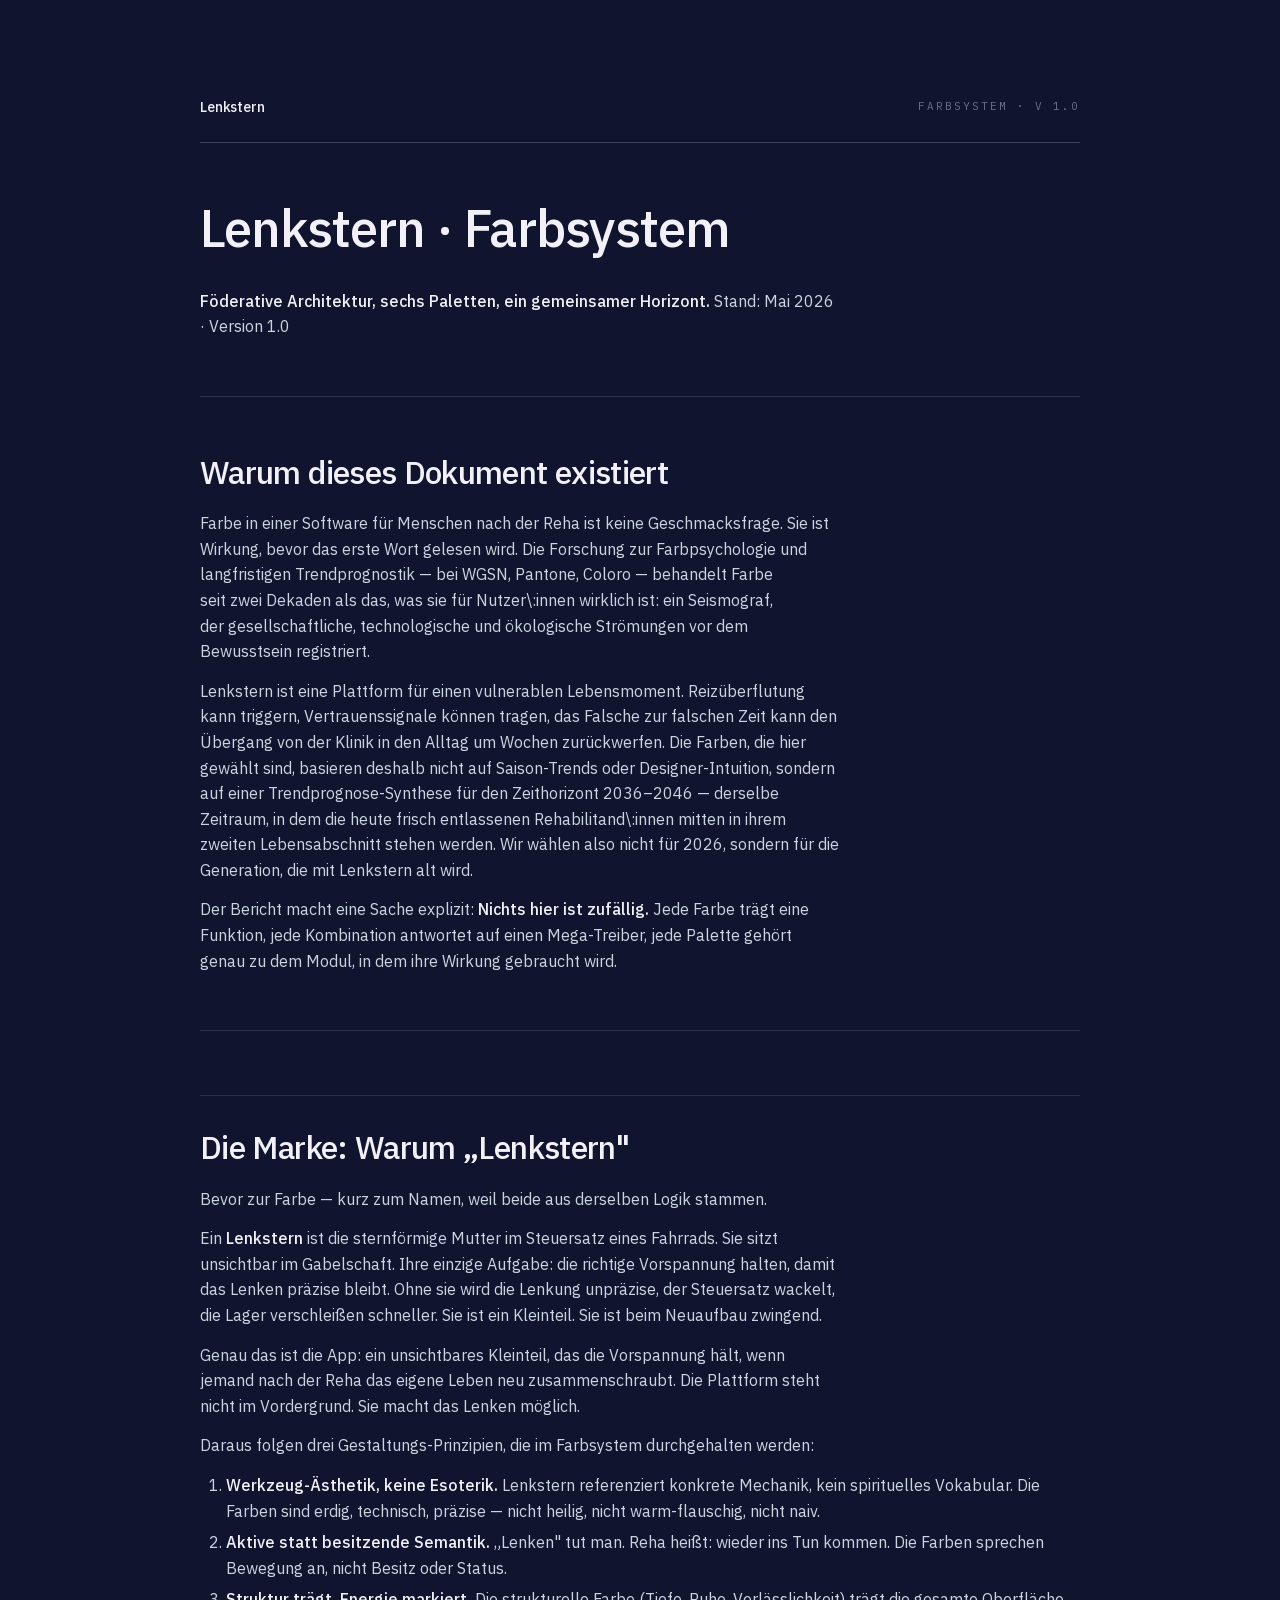
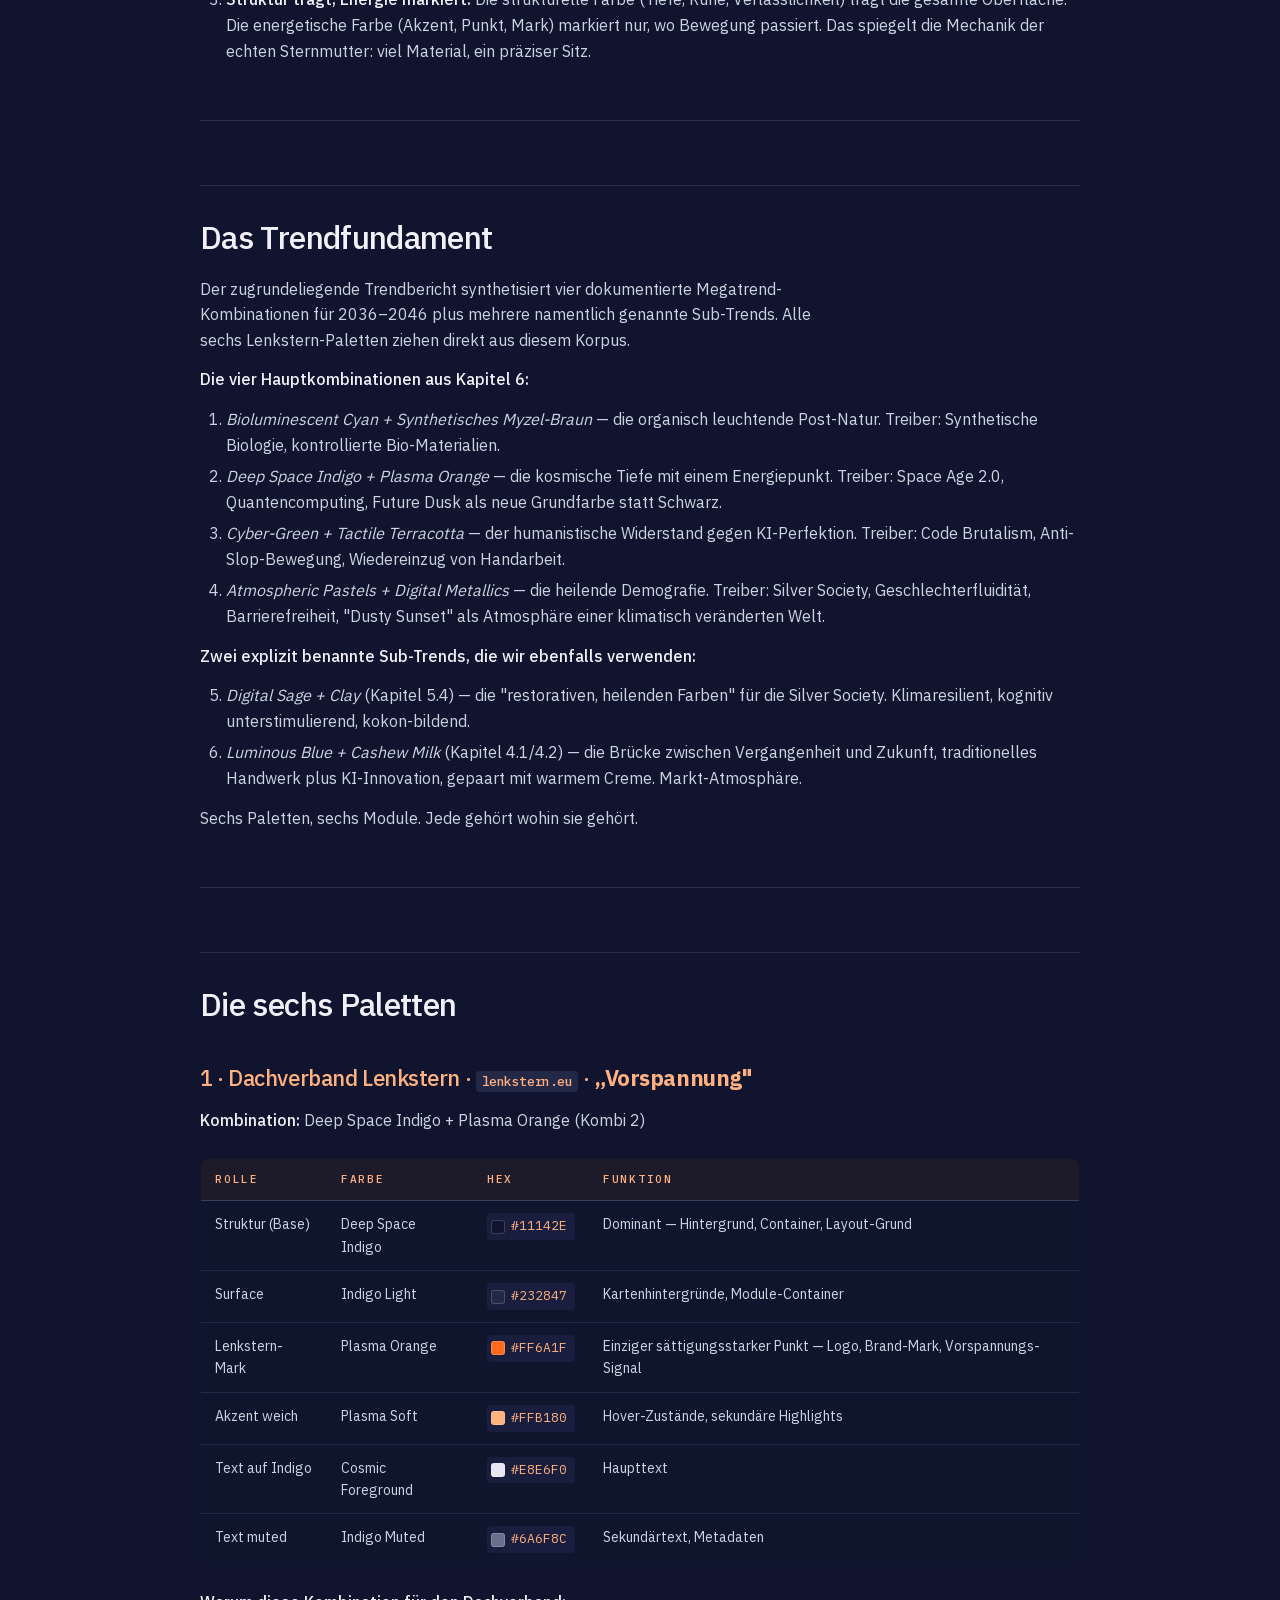
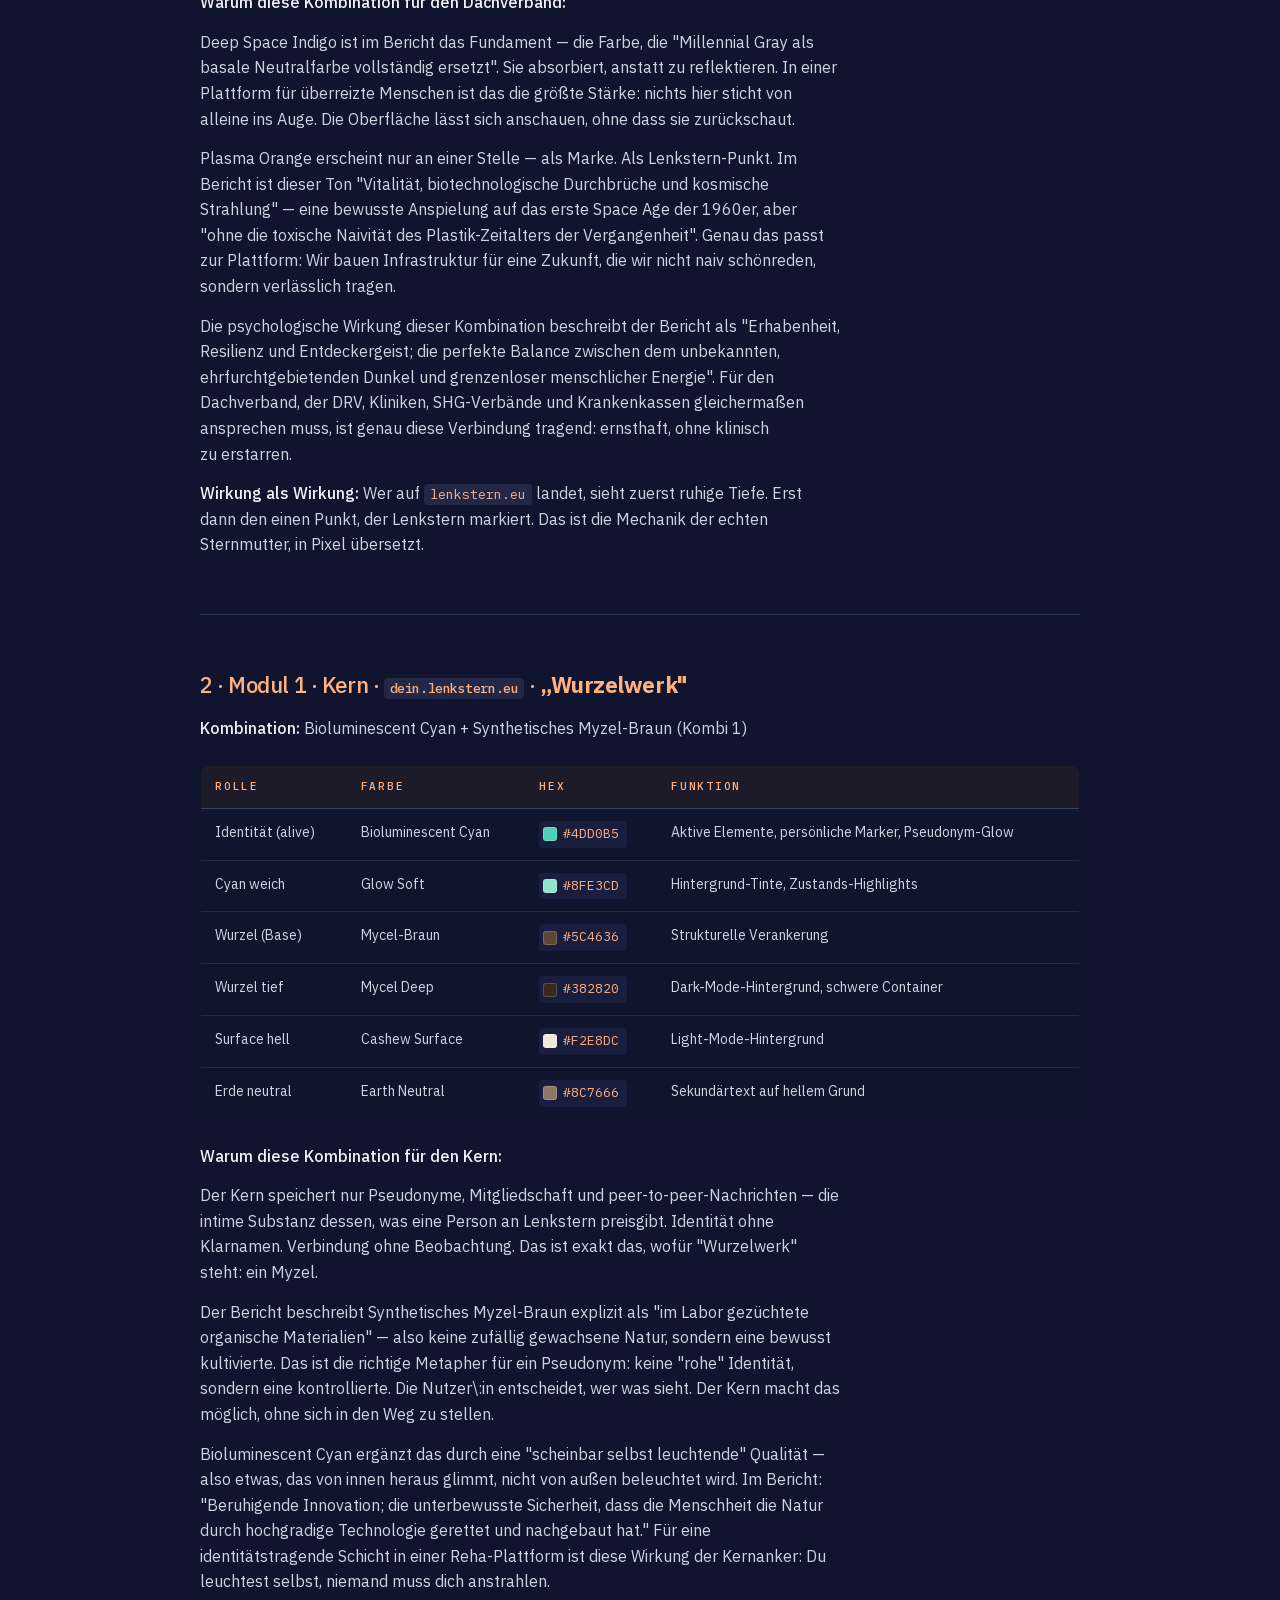
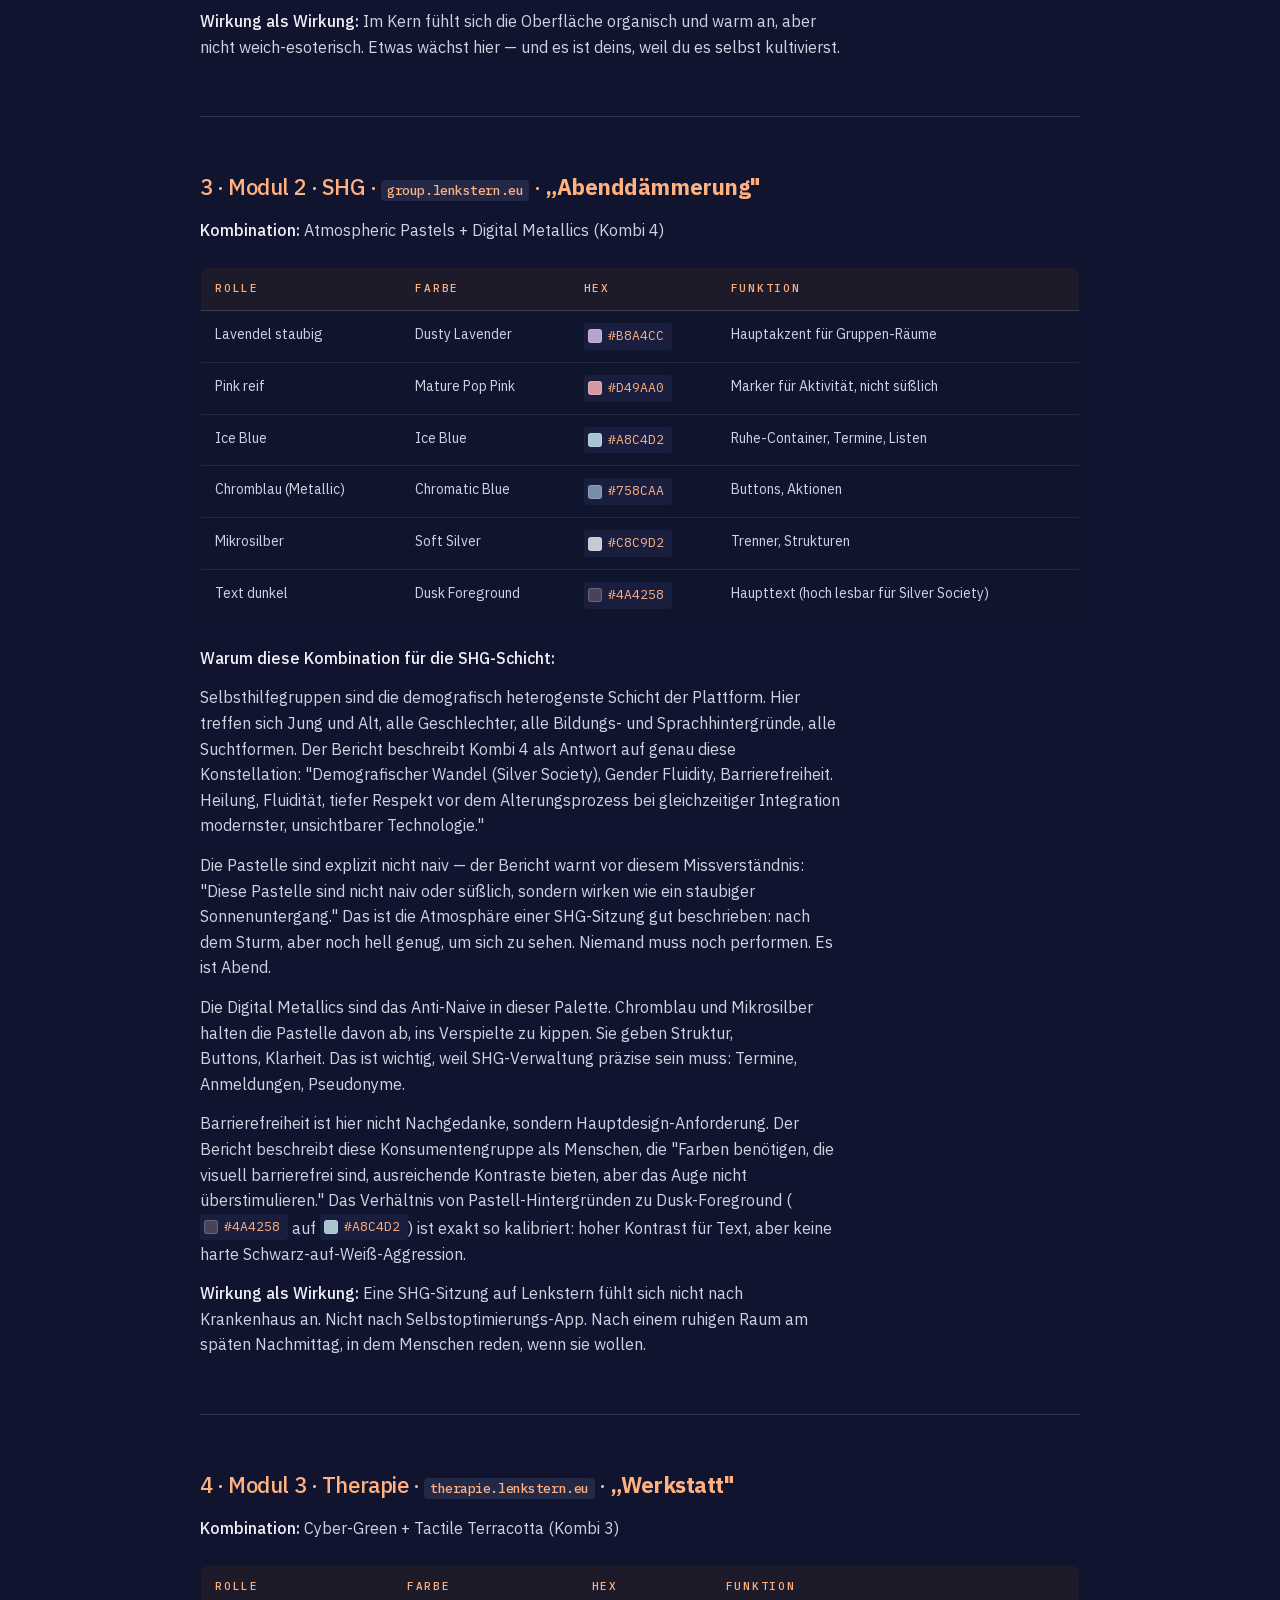
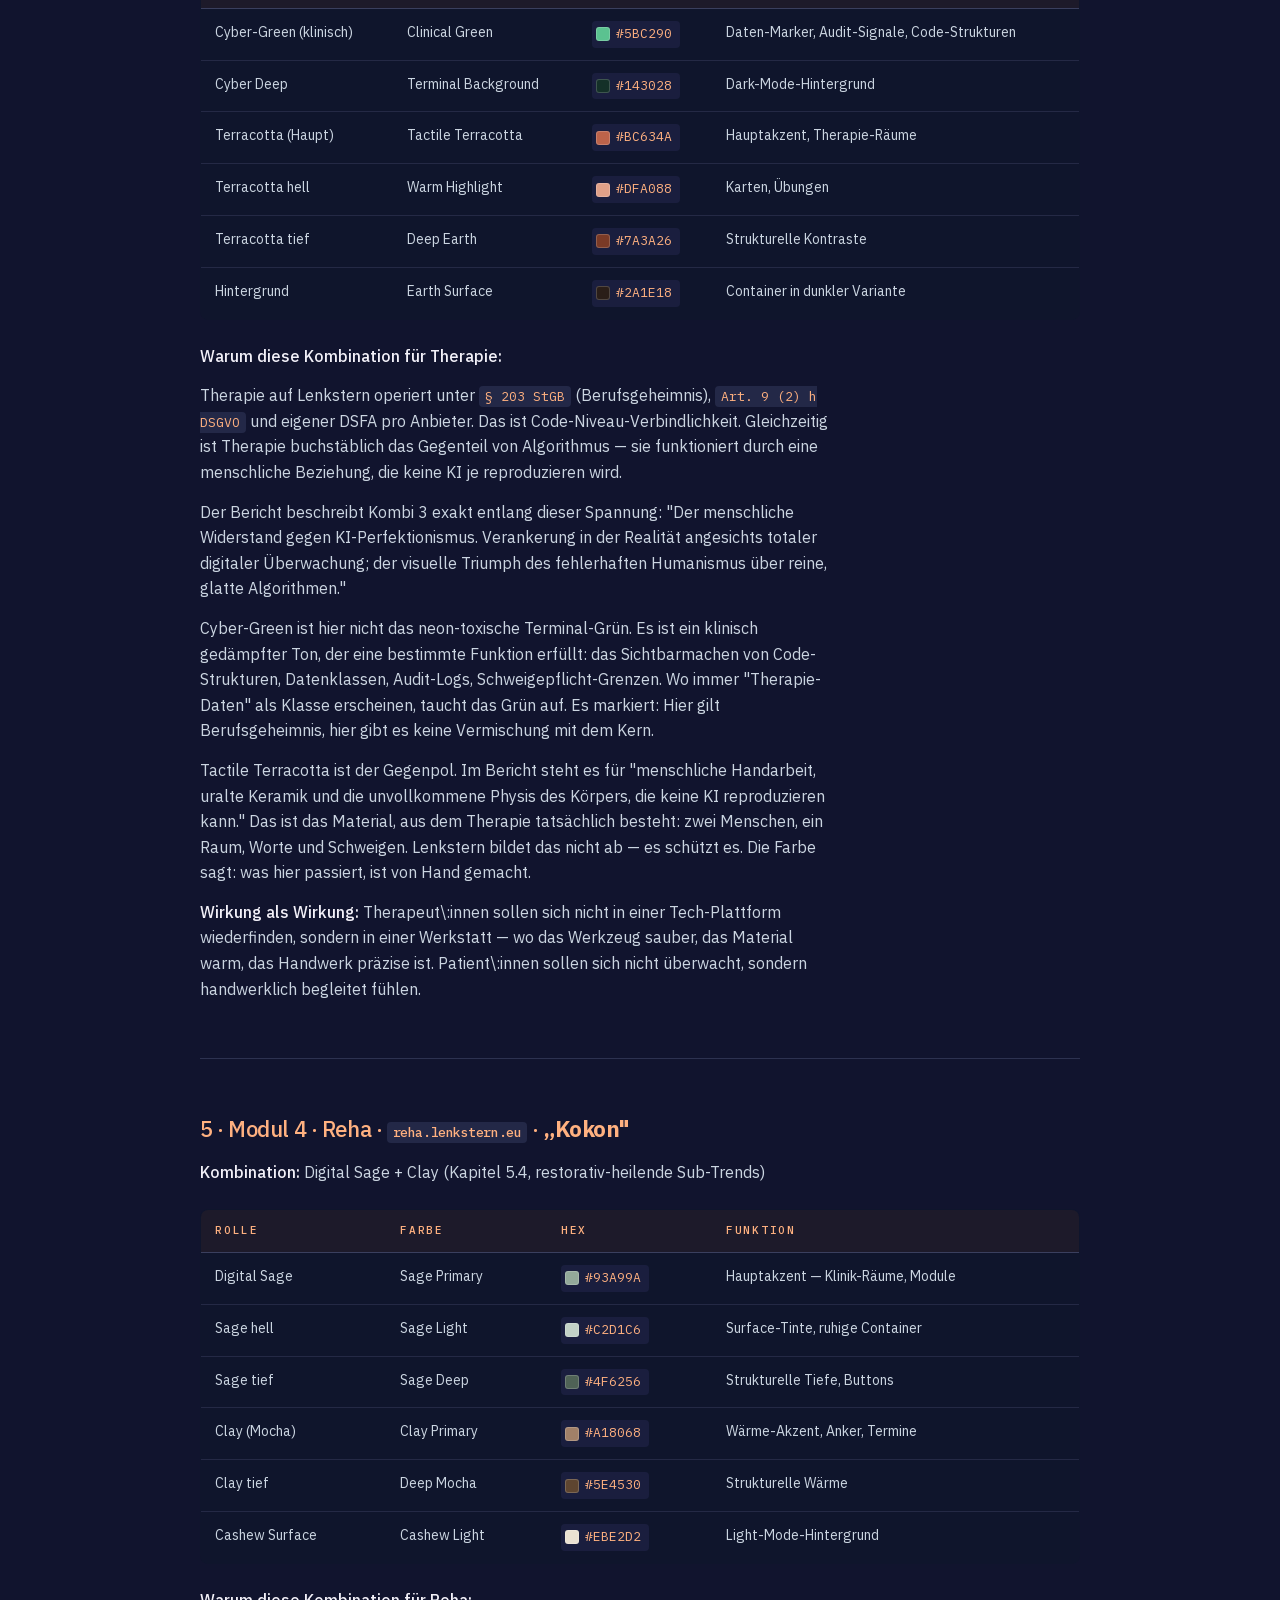
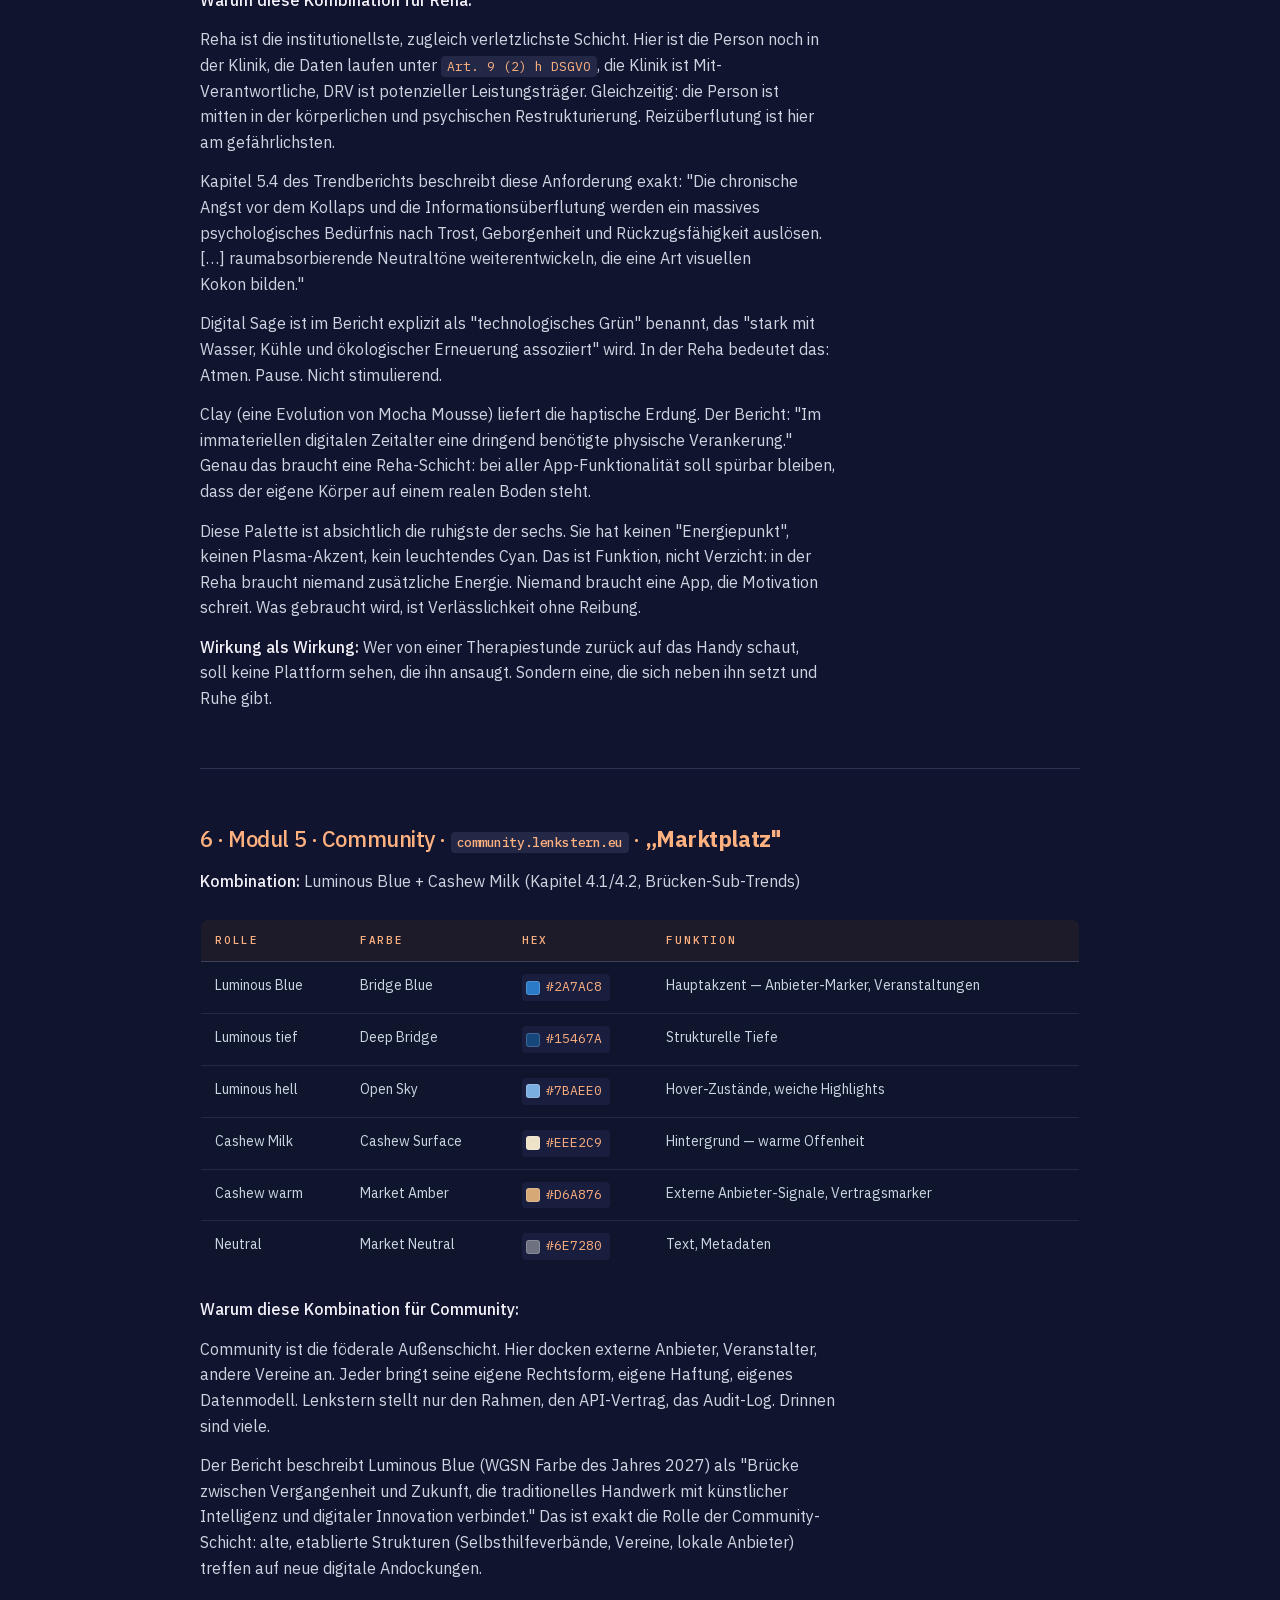
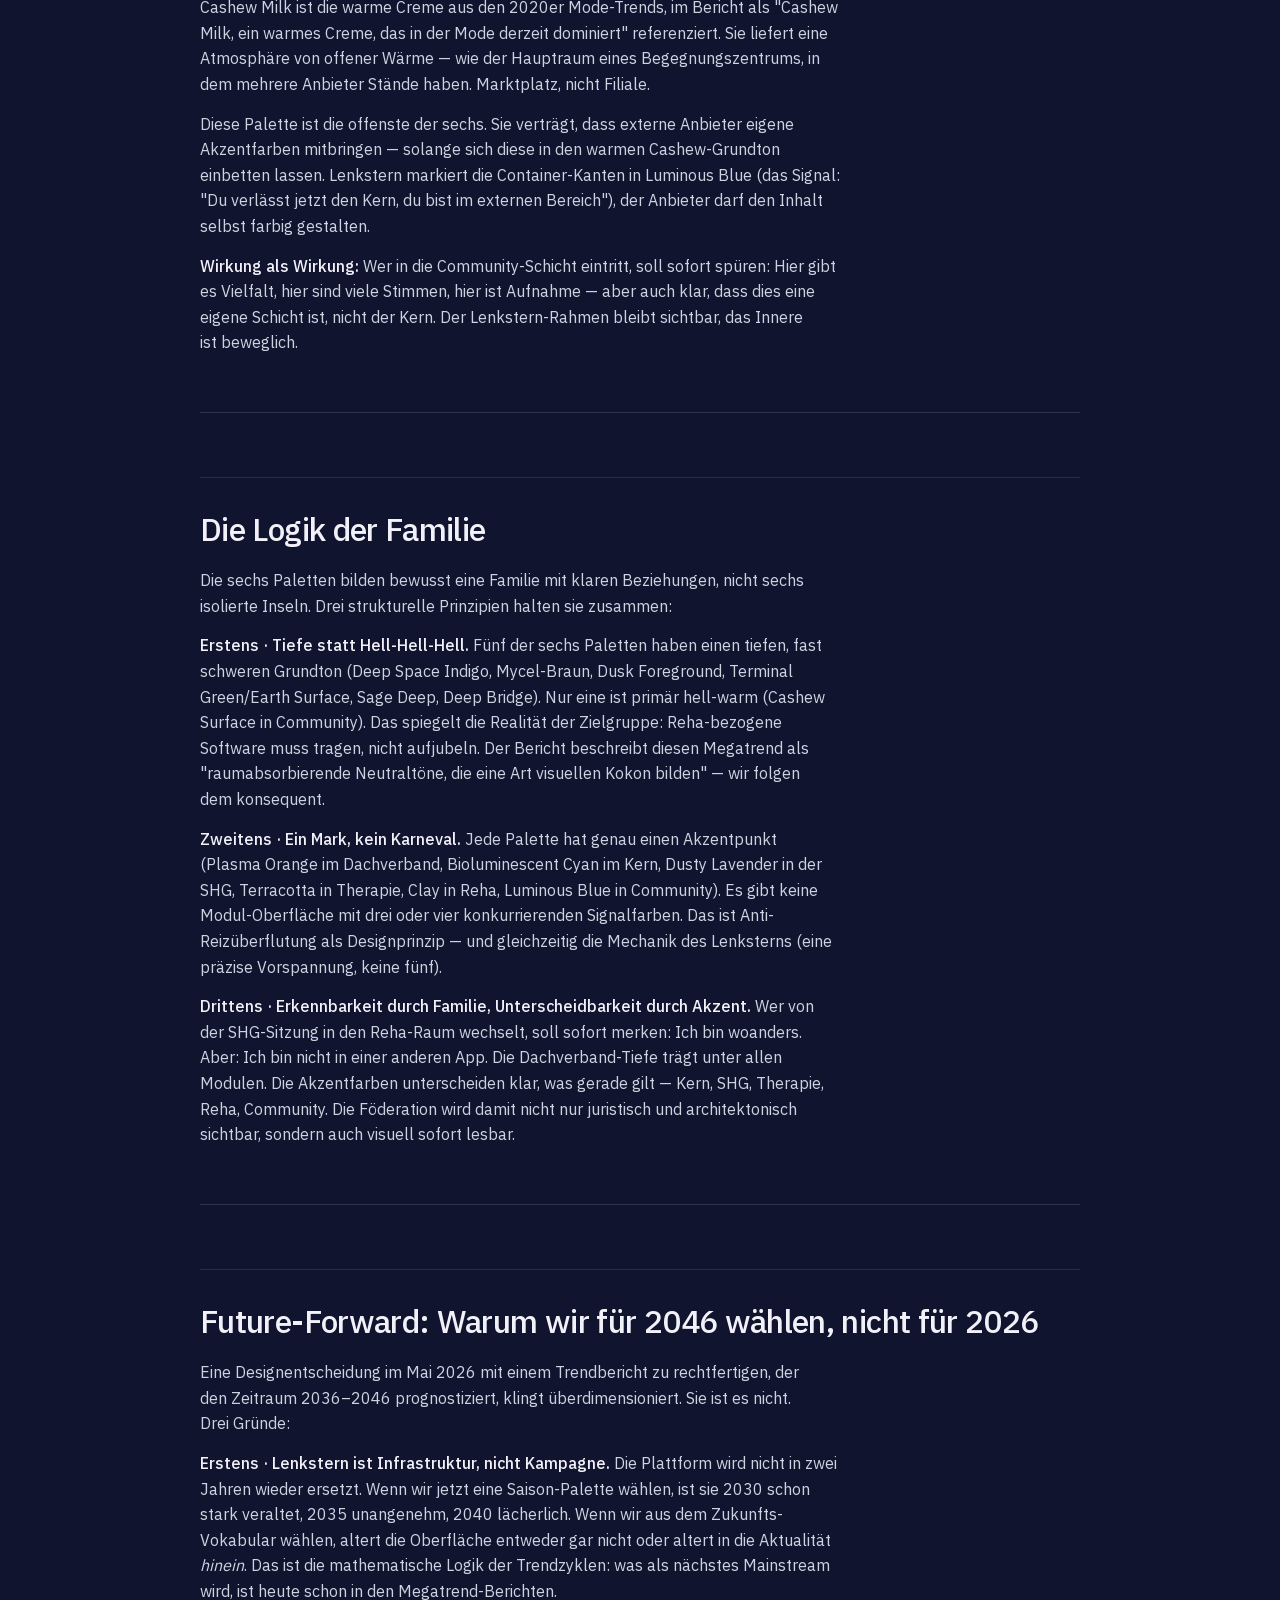
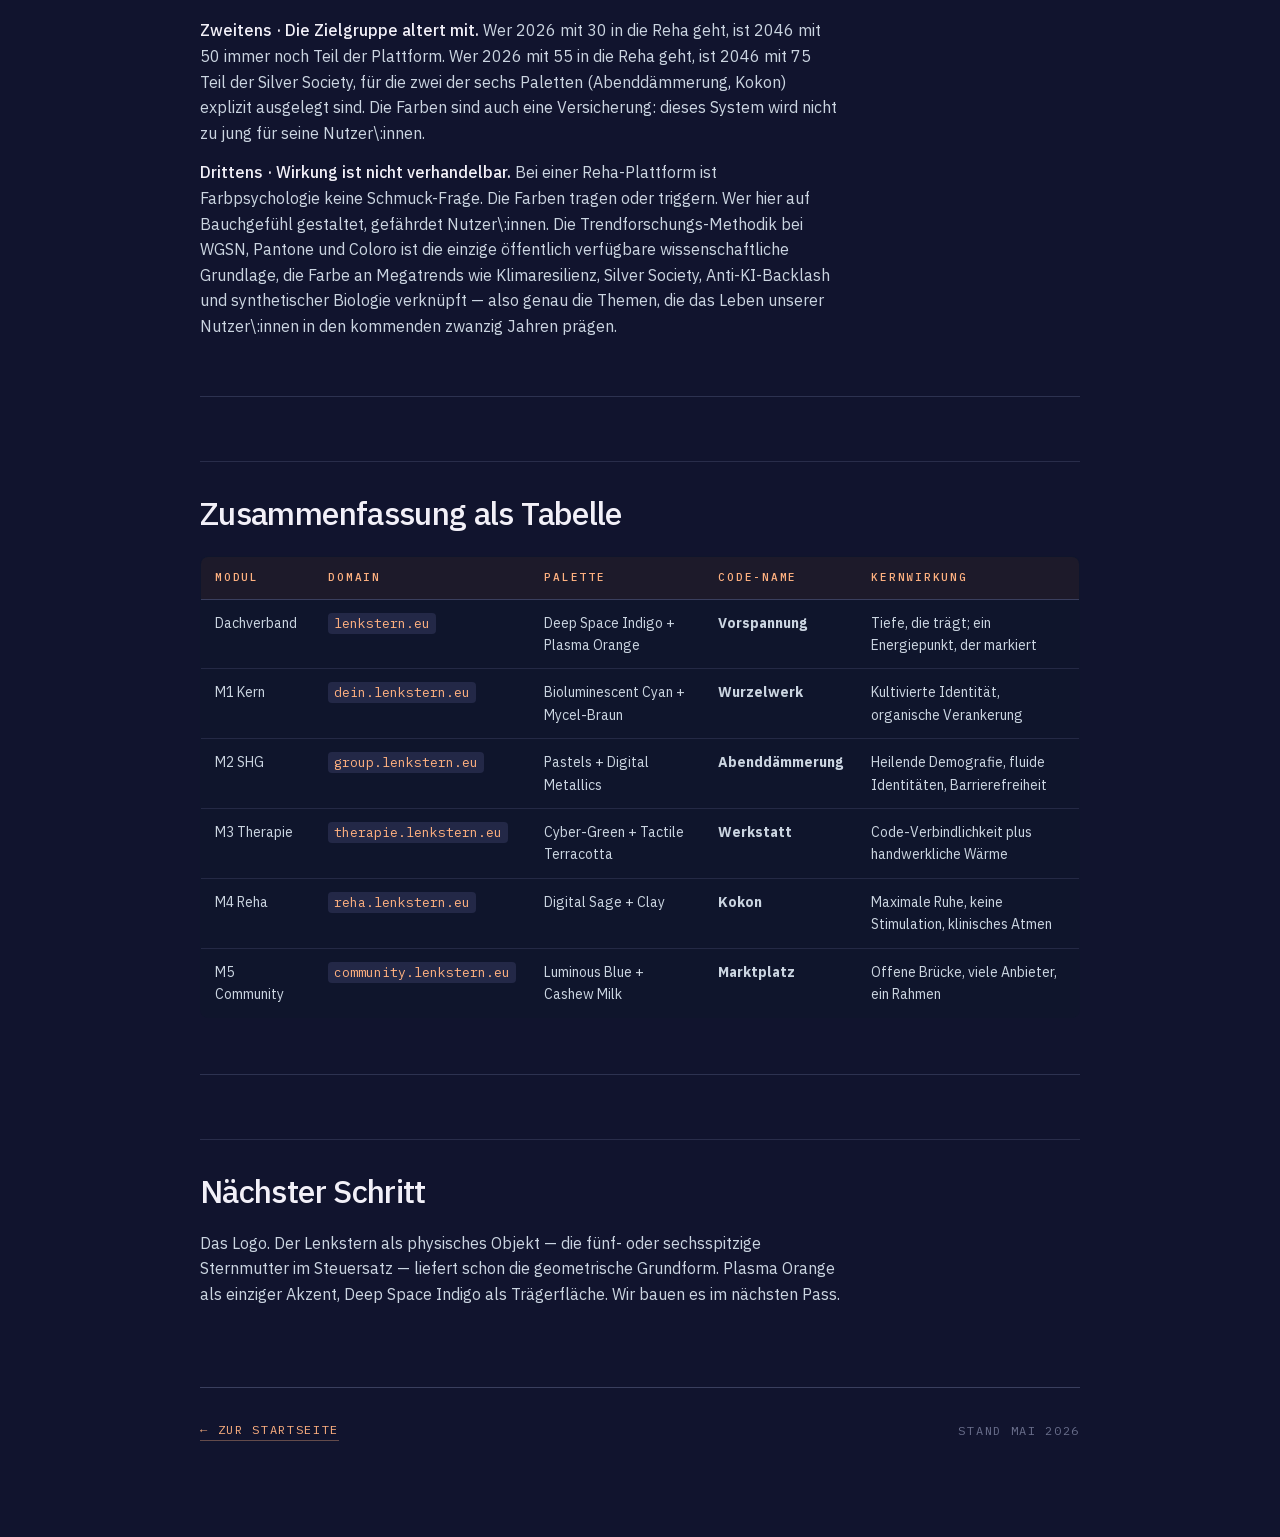
<file: farbsystem/index.html>
<!doctype html>
<html lang="de">
<head>
<meta charset="utf-8" />
<meta name="viewport" content="width=device-width, initial-scale=1.0" />
<title>Farbsystem · Lenkstern</title>
<meta name="description" content="Das Farbsystem der Lenkstern-Plattform — sechs Paletten, sechs Module, ein gemeinsamer Horizont. Begruendet aus einer Trendprognose-Synthese fuer 2036-2046." />
<meta name="robots" content="index,follow" />
<link rel="preload" href="/assets/fonts/plex-sans-300-latin.woff2" as="font" type="font/woff2" crossorigin />
<link rel="preload" href="/assets/fonts/plex-serif-400-latin.woff2" as="font" type="font/woff2" crossorigin />
<link rel="stylesheet" href="/assets/fonts/fonts.css" />
<style>
  :root {
    --indigo-bg:    #11142E;
    --indigo-card:  #1a1e3e;
    --indigo-surf:  #232847;
    --indigo-border:#3a3f5e;
    --indigo-muted: #6A6F8C;
    --indigo-fg:    #E8E6F0;
    --indigo-fg-2:  #F2F0F8;
    --plasma:       #FF6A1F;
    --plasma-soft:  #FFB180;
    --plasma-deep:  #C24A0C;
    --maxw: 880px;
  }
  *, *::before, *::after { box-sizing: border-box; margin: 0; padding: 0; }
  html { -webkit-font-smoothing: antialiased; scroll-behavior: smooth; }
  body {
    background: var(--indigo-bg);
    color: var(--indigo-fg);
    font-family: 'IBM Plex Sans', system-ui, sans-serif;
    line-height: 1.6;
    min-height: 100vh;
    padding: clamp(40px, 8vw, 96px) clamp(20px, 4vw, 56px);
  }
  ::selection { background: var(--plasma); color: #fff; }
  a { color: var(--plasma-soft); border-bottom: 1px solid color-mix(in srgb, var(--plasma-soft) 35%, transparent); text-decoration: none; }
  a:hover { color: var(--plasma); border-bottom-color: var(--plasma); }
  main { max-width: var(--maxw); margin: 0 auto; }
  .topbar {
    display: flex; justify-content: space-between; align-items: center;
    margin-bottom: 56px;
    padding-bottom: 24px;
    border-bottom: 1px solid var(--indigo-border);
  }
  .topbar .brand {
    font-size: 14px; font-weight: 500;
    letter-spacing: -0.01em;
    color: var(--indigo-fg-2);
    border-bottom: none;
  }
  .topbar .brand:hover { color: var(--plasma-soft); }
  .topbar .ev { color: var(--indigo-muted); font-weight: 400; margin-left: 4px; }
  .topbar nav { font-family: 'IBM Plex Mono', monospace; font-size: 11px; letter-spacing: 0.18em; text-transform: uppercase; color: var(--indigo-muted); }
  h1, h2, h3, h4 {
    font-family: 'IBM Plex Sans', sans-serif;
    color: var(--indigo-fg-2);
    letter-spacing: -0.02em;
    text-wrap: balance;
  }
  h1 { font-size: clamp(34px, 4.6vw, 52px); line-height: 1.1; font-weight: 500; margin: 0 0 32px; }
  h2 { font-size: clamp(24px, 2.8vw, 32px); line-height: 1.2; font-weight: 500; margin: 64px 0 20px; padding-top: 32px; border-top: 1px solid color-mix(in srgb, var(--indigo-border) 60%, transparent); }
  h2:first-of-type { border-top: none; padding-top: 0; margin-top: 48px; }
  h3 { font-size: clamp(19px, 2vw, 22px); line-height: 1.3; font-weight: 500; margin: 40px 0 16px; color: var(--plasma-soft); }
  h4 { font-size: 16px; font-weight: 500; margin: 24px 0 10px; }
  p { margin: 14px 0; color: #cbd5e1; max-width: 64ch; text-wrap: pretty; }
  p strong, li strong { color: var(--indigo-fg-2); font-weight: 500; }
  ul, ol { margin: 14px 0 14px 26px; }
  li { margin: 6px 0; color: #cbd5e1; }
  hr {
    border: none;
    margin: 56px 0;
    height: 1px;
    background: color-mix(in srgb, var(--indigo-border) 70%, transparent);
  }
  code {
    font-family: 'IBM Plex Mono', monospace;
    font-size: 13px;
    background: var(--indigo-surf);
    padding: 2px 6px;
    border-radius: 4px;
    color: var(--plasma-soft);
  }
  .hexcode { display: inline-flex; align-items: center; gap: 6px; background: var(--indigo-card); padding: 3px 8px 3px 4px; }
  .swatch {
    display: inline-block;
    width: 14px; height: 14px;
    border-radius: 3px;
    border: 1px solid rgba(255,255,255,0.18);
    flex-shrink: 0;
  }
  table {
    border-collapse: collapse;
    margin: 24px 0;
    width: 100%;
    font-size: 14px;
    background: rgba(15,23,42,0.45);
    border: 1px solid var(--indigo-border);
    border-radius: 8px;
    overflow: hidden;
  }
  thead { background: rgba(255,106,31,0.06); }
  th {
    text-align: left;
    padding: 12px 14px;
    font-family: 'IBM Plex Mono', monospace;
    font-size: 11px;
    letter-spacing: 0.16em;
    text-transform: uppercase;
    color: var(--plasma-soft);
    font-weight: 500;
    border-bottom: 1px solid var(--indigo-border);
  }
  td {
    padding: 12px 14px;
    border-top: 1px solid color-mix(in srgb, var(--indigo-border) 50%, transparent);
    color: #cbd5e1;
    vertical-align: top;
  }
  tr:first-child td { border-top: none; }
  blockquote {
    margin: 20px 0;
    padding: 16px 22px;
    border-left: 3px solid var(--plasma);
    background: rgba(255,106,31,0.04);
    color: var(--indigo-fg);
  }
  blockquote p { color: var(--indigo-fg); }
  .footer-back {
    margin-top: 80px;
    padding-top: 32px;
    border-top: 1px solid var(--indigo-border);
    font-family: 'IBM Plex Mono', monospace;
    font-size: 12px;
    letter-spacing: 0.14em;
    text-transform: uppercase;
    color: var(--indigo-muted);
    display: flex;
    justify-content: space-between;
    align-items: center;
  }
</style>
</head>
<body>
<main>
  <div class="topbar">
    <a href="/" class="brand">Lenkstern</a>
    <nav>Farbsystem · V 1.0</nav>
  </div>
  <h1 id="lenkstern-farbsystem">Lenkstern · Farbsystem</h1>
<p><strong>Föderative Architektur, sechs Paletten, ein gemeinsamer Horizont.</strong>
Stand: Mai 2026 · Version 1.0</p>
<hr />
<h2 id="warum-dieses-dokument-existiert">Warum dieses Dokument existiert</h2>
<p>Farbe in einer Software für Menschen nach der Reha ist keine Geschmacksfrage. Sie ist Wirkung, bevor das erste Wort gelesen wird. Die Forschung zur Farbpsychologie und langfristigen Trendprognostik — bei WGSN, Pantone, Coloro — behandelt Farbe seit zwei Dekaden als das, was sie für Nutzer\:innen wirklich ist: ein Seismograf, der gesellschaftliche, technologische und ökologische Strömungen vor dem Bewusstsein registriert.</p>
<p>Lenkstern ist eine Plattform für einen vulnerablen Lebensmoment. Reizüberflutung kann triggern, Vertrauenssignale können tragen, das Falsche zur falschen Zeit kann den Übergang von der Klinik in den Alltag um Wochen zurückwerfen. Die Farben, die hier gewählt sind, basieren deshalb nicht auf Saison-Trends oder Designer-Intuition, sondern auf einer Trendprognose-Synthese für den Zeithorizont 2036–2046 — derselbe Zeitraum, in dem die heute frisch entlassenen Rehabilitand\:innen mitten in ihrem zweiten Lebensabschnitt stehen werden. Wir wählen also nicht für 2026, sondern für die Generation, die mit Lenkstern alt wird.</p>
<p>Der Bericht macht eine Sache explizit: <strong>Nichts hier ist zufällig.</strong> Jede Farbe trägt eine Funktion, jede Kombination antwortet auf einen Mega-Treiber, jede Palette gehört genau zu dem Modul, in dem ihre Wirkung gebraucht wird.</p>
<hr />
<h2 id="die-marke-warum-lenkstern">Die Marke: Warum „Lenkstern"</h2>
<p>Bevor zur Farbe — kurz zum Namen, weil beide aus derselben Logik stammen.</p>
<p>Ein <strong>Lenkstern</strong> ist die sternförmige Mutter im Steuersatz eines Fahrrads. Sie sitzt unsichtbar im Gabelschaft. Ihre einzige Aufgabe: die richtige Vorspannung halten, damit das Lenken präzise bleibt. Ohne sie wird die Lenkung unpräzise, der Steuersatz wackelt, die Lager verschleißen schneller. Sie ist ein Kleinteil. Sie ist beim Neuaufbau zwingend.</p>
<p>Genau das ist die App: ein unsichtbares Kleinteil, das die Vorspannung hält, wenn jemand nach der Reha das eigene Leben neu zusammenschraubt. Die Plattform steht nicht im Vordergrund. Sie macht das Lenken möglich.</p>
<p>Daraus folgen drei Gestaltungs-Prinzipien, die im Farbsystem durchgehalten werden:</p>
<ol>
<li><strong>Werkzeug-Ästhetik, keine Esoterik.</strong> Lenkstern referenziert konkrete Mechanik, kein spirituelles Vokabular. Die Farben sind erdig, technisch, präzise — nicht heilig, nicht warm-flauschig, nicht naiv.</li>
<li><strong>Aktive statt besitzende Semantik.</strong> „Lenken" tut man. Reha heißt: wieder ins Tun kommen. Die Farben sprechen Bewegung an, nicht Besitz oder Status.</li>
<li><strong>Struktur trägt, Energie markiert.</strong> Die strukturelle Farbe (Tiefe, Ruhe, Verlässlichkeit) trägt die gesamte Oberfläche. Die energetische Farbe (Akzent, Punkt, Mark) markiert nur, wo Bewegung passiert. Das spiegelt die Mechanik der echten Sternmutter: viel Material, ein präziser Sitz.</li>
</ol>
<hr />
<h2 id="das-trendfundament">Das Trendfundament</h2>
<p>Der zugrundeliegende Trendbericht synthetisiert vier dokumentierte Megatrend-Kombinationen für 2036–2046 plus mehrere namentlich genannte Sub-Trends. Alle sechs Lenkstern-Paletten ziehen direkt aus diesem Korpus.</p>
<p><strong>Die vier Hauptkombinationen aus Kapitel 6:</strong></p>
<ol>
<li><em>Bioluminescent Cyan + Synthetisches Myzel-Braun</em> — die organisch leuchtende Post-Natur. Treiber: Synthetische Biologie, kontrollierte Bio-Materialien.</li>
<li><em>Deep Space Indigo + Plasma Orange</em> — die kosmische Tiefe mit einem Energiepunkt. Treiber: Space Age 2.0, Quantencomputing, Future Dusk als neue Grundfarbe statt Schwarz.</li>
<li><em>Cyber-Green + Tactile Terracotta</em> — der humanistische Widerstand gegen KI-Perfektion. Treiber: Code Brutalism, Anti-Slop-Bewegung, Wiedereinzug von Handarbeit.</li>
<li><em>Atmospheric Pastels + Digital Metallics</em> — die heilende Demografie. Treiber: Silver Society, Geschlechterfluidität, Barrierefreiheit, "Dusty Sunset" als Atmosphäre einer klimatisch veränderten Welt.</li>
</ol>
<p><strong>Zwei explizit benannte Sub-Trends, die wir ebenfalls verwenden:</strong></p>
<ol start="5">
<li><em>Digital Sage + Clay</em> (Kapitel 5.4) — die "restorativen, heilenden Farben" für die Silver Society. Klimaresilient, kognitiv unterstimulierend, kokon-bildend.</li>
<li><em>Luminous Blue + Cashew Milk</em> (Kapitel 4.1/4.2) — die Brücke zwischen Vergangenheit und Zukunft, traditionelles Handwerk plus KI-Innovation, gepaart mit warmem Creme. Markt-Atmosphäre.</li>
</ol>
<p>Sechs Paletten, sechs Module. Jede gehört wohin sie gehört.</p>
<hr />
<h2 id="die-sechs-paletten">Die sechs Paletten</h2>
<h3 id="1-dachverband-lenkstern-lenksterneu-vorspannung">1 · Dachverband Lenkstern · <code>lenkstern.eu</code> · <strong>„Vorspannung"</strong></h3>
<p><strong>Kombination:</strong> Deep Space Indigo + Plasma Orange (Kombi 2)</p>
<table>
<thead>
<tr>
<th>Rolle</th>
<th>Farbe</th>
<th>HEX</th>
<th>Funktion</th>
</tr>
</thead>
<tbody>
<tr>
<td>Struktur (Base)</td>
<td>Deep Space Indigo</td>
<td><code class="hexcode"><span class="swatch" style="background:#11142E"></span>#11142E</code></td>
<td>Dominant — Hintergrund, Container, Layout-Grund</td>
</tr>
<tr>
<td>Surface</td>
<td>Indigo Light</td>
<td><code class="hexcode"><span class="swatch" style="background:#232847"></span>#232847</code></td>
<td>Kartenhintergründe, Module-Container</td>
</tr>
<tr>
<td>Lenkstern-Mark</td>
<td>Plasma Orange</td>
<td><code class="hexcode"><span class="swatch" style="background:#FF6A1F"></span>#FF6A1F</code></td>
<td>Einziger sättigungsstarker Punkt — Logo, Brand-Mark, Vorspannungs-Signal</td>
</tr>
<tr>
<td>Akzent weich</td>
<td>Plasma Soft</td>
<td><code class="hexcode"><span class="swatch" style="background:#FFB180"></span>#FFB180</code></td>
<td>Hover-Zustände, sekundäre Highlights</td>
</tr>
<tr>
<td>Text auf Indigo</td>
<td>Cosmic Foreground</td>
<td><code class="hexcode"><span class="swatch" style="background:#E8E6F0"></span>#E8E6F0</code></td>
<td>Haupttext</td>
</tr>
<tr>
<td>Text muted</td>
<td>Indigo Muted</td>
<td><code class="hexcode"><span class="swatch" style="background:#6A6F8C"></span>#6A6F8C</code></td>
<td>Sekundärtext, Metadaten</td>
</tr>
</tbody>
</table>
<p><strong>Warum diese Kombination für den Dachverband:</strong></p>
<p>Deep Space Indigo ist im Bericht das Fundament — die Farbe, die "Millennial Gray als basale Neutralfarbe vollständig ersetzt". Sie absorbiert, anstatt zu reflektieren. In einer Plattform für überreizte Menschen ist das die größte Stärke: nichts hier sticht von alleine ins Auge. Die Oberfläche lässt sich anschauen, ohne dass sie zurückschaut.</p>
<p>Plasma Orange erscheint nur an einer Stelle — als Marke. Als Lenkstern-Punkt. Im Bericht ist dieser Ton "Vitalität, biotechnologische Durchbrüche und kosmische Strahlung" — eine bewusste Anspielung auf das erste Space Age der 1960er, aber "ohne die toxische Naivität des Plastik-Zeitalters der Vergangenheit". Genau das passt zur Plattform: Wir bauen Infrastruktur für eine Zukunft, die wir nicht naiv schönreden, sondern verlässlich tragen.</p>
<p>Die psychologische Wirkung dieser Kombination beschreibt der Bericht als "Erhabenheit, Resilienz und Entdeckergeist; die perfekte Balance zwischen dem unbekannten, ehrfurchtgebietenden Dunkel und grenzenloser menschlicher Energie". Für den Dachverband, der DRV, Kliniken, SHG-Verbände und Krankenkassen gleichermaßen ansprechen muss, ist genau diese Verbindung tragend: ernsthaft, ohne klinisch zu erstarren.</p>
<p><strong>Wirkung als Wirkung:</strong> Wer auf <code>lenkstern.eu</code> landet, sieht zuerst ruhige Tiefe. Erst dann den einen Punkt, der Lenkstern markiert. Das ist die Mechanik der echten Sternmutter, in Pixel übersetzt.</p>
<hr />
<h3 id="2-modul-1-kern-deinlenksterneu-wurzelwerk">2 · Modul 1 · Kern · <code>dein.lenkstern.eu</code> · <strong>„Wurzelwerk"</strong></h3>
<p><strong>Kombination:</strong> Bioluminescent Cyan + Synthetisches Myzel-Braun (Kombi 1)</p>
<table>
<thead>
<tr>
<th>Rolle</th>
<th>Farbe</th>
<th>HEX</th>
<th>Funktion</th>
</tr>
</thead>
<tbody>
<tr>
<td>Identität (alive)</td>
<td>Bioluminescent Cyan</td>
<td><code class="hexcode"><span class="swatch" style="background:#4DD0B5"></span>#4DD0B5</code></td>
<td>Aktive Elemente, persönliche Marker, Pseudonym-Glow</td>
</tr>
<tr>
<td>Cyan weich</td>
<td>Glow Soft</td>
<td><code class="hexcode"><span class="swatch" style="background:#8FE3CD"></span>#8FE3CD</code></td>
<td>Hintergrund-Tinte, Zustands-Highlights</td>
</tr>
<tr>
<td>Wurzel (Base)</td>
<td>Mycel-Braun</td>
<td><code class="hexcode"><span class="swatch" style="background:#5C4636"></span>#5C4636</code></td>
<td>Strukturelle Verankerung</td>
</tr>
<tr>
<td>Wurzel tief</td>
<td>Mycel Deep</td>
<td><code class="hexcode"><span class="swatch" style="background:#382820"></span>#382820</code></td>
<td>Dark-Mode-Hintergrund, schwere Container</td>
</tr>
<tr>
<td>Surface hell</td>
<td>Cashew Surface</td>
<td><code class="hexcode"><span class="swatch" style="background:#F2E8DC"></span>#F2E8DC</code></td>
<td>Light-Mode-Hintergrund</td>
</tr>
<tr>
<td>Erde neutral</td>
<td>Earth Neutral</td>
<td><code class="hexcode"><span class="swatch" style="background:#8C7666"></span>#8C7666</code></td>
<td>Sekundärtext auf hellem Grund</td>
</tr>
</tbody>
</table>
<p><strong>Warum diese Kombination für den Kern:</strong></p>
<p>Der Kern speichert nur Pseudonyme, Mitgliedschaft und peer-to-peer-Nachrichten — die intime Substanz dessen, was eine Person an Lenkstern preisgibt. Identität ohne Klarnamen. Verbindung ohne Beobachtung. Das ist exakt das, wofür "Wurzelwerk" steht: ein Myzel.</p>
<p>Der Bericht beschreibt Synthetisches Myzel-Braun explizit als "im Labor gezüchtete organische Materialien" — also keine zufällig gewachsene Natur, sondern eine bewusst kultivierte. Das ist die richtige Metapher für ein Pseudonym: keine "rohe" Identität, sondern eine kontrollierte. Die Nutzer\:in entscheidet, wer was sieht. Der Kern macht das möglich, ohne sich in den Weg zu stellen.</p>
<p>Bioluminescent Cyan ergänzt das durch eine "scheinbar selbst leuchtende" Qualität — also etwas, das von innen heraus glimmt, nicht von außen beleuchtet wird. Im Bericht: "Beruhigende Innovation; die unterbewusste Sicherheit, dass die Menschheit die Natur durch hochgradige Technologie gerettet und nachgebaut hat." Für eine identitätstragende Schicht in einer Reha-Plattform ist diese Wirkung der Kernanker: Du leuchtest selbst, niemand muss dich anstrahlen.</p>
<p><strong>Wirkung als Wirkung:</strong> Im Kern fühlt sich die Oberfläche organisch und warm an, aber nicht weich-esoterisch. Etwas wächst hier — und es ist deins, weil du es selbst kultivierst.</p>
<hr />
<h3 id="3-modul-2-shg-grouplenksterneu-abenddammerung">3 · Modul 2 · SHG · <code>group.lenkstern.eu</code> · <strong>„Abenddämmerung"</strong></h3>
<p><strong>Kombination:</strong> Atmospheric Pastels + Digital Metallics (Kombi 4)</p>
<table>
<thead>
<tr>
<th>Rolle</th>
<th>Farbe</th>
<th>HEX</th>
<th>Funktion</th>
</tr>
</thead>
<tbody>
<tr>
<td>Lavendel staubig</td>
<td>Dusty Lavender</td>
<td><code class="hexcode"><span class="swatch" style="background:#B8A4CC"></span>#B8A4CC</code></td>
<td>Hauptakzent für Gruppen-Räume</td>
</tr>
<tr>
<td>Pink reif</td>
<td>Mature Pop Pink</td>
<td><code class="hexcode"><span class="swatch" style="background:#D49AA0"></span>#D49AA0</code></td>
<td>Marker für Aktivität, nicht süßlich</td>
</tr>
<tr>
<td>Ice Blue</td>
<td>Ice Blue</td>
<td><code class="hexcode"><span class="swatch" style="background:#A8C4D2"></span>#A8C4D2</code></td>
<td>Ruhe-Container, Termine, Listen</td>
</tr>
<tr>
<td>Chromblau (Metallic)</td>
<td>Chromatic Blue</td>
<td><code class="hexcode"><span class="swatch" style="background:#758CAA"></span>#758CAA</code></td>
<td>Buttons, Aktionen</td>
</tr>
<tr>
<td>Mikrosilber</td>
<td>Soft Silver</td>
<td><code class="hexcode"><span class="swatch" style="background:#C8C9D2"></span>#C8C9D2</code></td>
<td>Trenner, Strukturen</td>
</tr>
<tr>
<td>Text dunkel</td>
<td>Dusk Foreground</td>
<td><code class="hexcode"><span class="swatch" style="background:#4A4258"></span>#4A4258</code></td>
<td>Haupttext (hoch lesbar für Silver Society)</td>
</tr>
</tbody>
</table>
<p><strong>Warum diese Kombination für die SHG-Schicht:</strong></p>
<p>Selbsthilfegruppen sind die demografisch heterogenste Schicht der Plattform. Hier treffen sich Jung und Alt, alle Geschlechter, alle Bildungs- und Sprachhintergründe, alle Suchtformen. Der Bericht beschreibt Kombi 4 als Antwort auf genau diese Konstellation: "Demografischer Wandel (Silver Society), Gender Fluidity, Barrierefreiheit. Heilung, Fluidität, tiefer Respekt vor dem Alterungsprozess bei gleichzeitiger Integration modernster, unsichtbarer Technologie."</p>
<p>Die Pastelle sind explizit nicht naiv — der Bericht warnt vor diesem Missverständnis: "Diese Pastelle sind nicht naiv oder süßlich, sondern wirken wie ein staubiger Sonnenuntergang." Das ist die Atmosphäre einer SHG-Sitzung gut beschrieben: nach dem Sturm, aber noch hell genug, um sich zu sehen. Niemand muss noch performen. Es ist Abend.</p>
<p>Die Digital Metallics sind das Anti-Naive in dieser Palette. Chromblau und Mikrosilber halten die Pastelle davon ab, ins Verspielte zu kippen. Sie geben Struktur, Buttons, Klarheit. Das ist wichtig, weil SHG-Verwaltung präzise sein muss: Termine, Anmeldungen, Pseudonyme.</p>
<p>Barrierefreiheit ist hier nicht Nachgedanke, sondern Hauptdesign-Anforderung. Der Bericht beschreibt diese Konsumentengruppe als Menschen, die "Farben benötigen, die visuell barrierefrei sind, ausreichende Kontraste bieten, aber das Auge nicht überstimulieren." Das Verhältnis von Pastell-Hintergründen zu Dusk-Foreground (<code class="hexcode"><span class="swatch" style="background:#4A4258"></span>#4A4258</code> auf <code class="hexcode"><span class="swatch" style="background:#A8C4D2"></span>#A8C4D2</code>) ist exakt so kalibriert: hoher Kontrast für Text, aber keine harte Schwarz-auf-Weiß-Aggression.</p>
<p><strong>Wirkung als Wirkung:</strong> Eine SHG-Sitzung auf Lenkstern fühlt sich nicht nach Krankenhaus an. Nicht nach Selbstoptimierungs-App. Nach einem ruhigen Raum am späten Nachmittag, in dem Menschen reden, wenn sie wollen.</p>
<hr />
<h3 id="4-modul-3-therapie-therapielenksterneu-werkstatt">4 · Modul 3 · Therapie · <code>therapie.lenkstern.eu</code> · <strong>„Werkstatt"</strong></h3>
<p><strong>Kombination:</strong> Cyber-Green + Tactile Terracotta (Kombi 3)</p>
<table>
<thead>
<tr>
<th>Rolle</th>
<th>Farbe</th>
<th>HEX</th>
<th>Funktion</th>
</tr>
</thead>
<tbody>
<tr>
<td>Cyber-Green (klinisch)</td>
<td>Clinical Green</td>
<td><code class="hexcode"><span class="swatch" style="background:#5BC290"></span>#5BC290</code></td>
<td>Daten-Marker, Audit-Signale, Code-Strukturen</td>
</tr>
<tr>
<td>Cyber Deep</td>
<td>Terminal Background</td>
<td><code class="hexcode"><span class="swatch" style="background:#143028"></span>#143028</code></td>
<td>Dark-Mode-Hintergrund</td>
</tr>
<tr>
<td>Terracotta (Haupt)</td>
<td>Tactile Terracotta</td>
<td><code class="hexcode"><span class="swatch" style="background:#BC634A"></span>#BC634A</code></td>
<td>Hauptakzent, Therapie-Räume</td>
</tr>
<tr>
<td>Terracotta hell</td>
<td>Warm Highlight</td>
<td><code class="hexcode"><span class="swatch" style="background:#DFA088"></span>#DFA088</code></td>
<td>Karten, Übungen</td>
</tr>
<tr>
<td>Terracotta tief</td>
<td>Deep Earth</td>
<td><code class="hexcode"><span class="swatch" style="background:#7A3A26"></span>#7A3A26</code></td>
<td>Strukturelle Kontraste</td>
</tr>
<tr>
<td>Hintergrund</td>
<td>Earth Surface</td>
<td><code class="hexcode"><span class="swatch" style="background:#2A1E18"></span>#2A1E18</code></td>
<td>Container in dunkler Variante</td>
</tr>
</tbody>
</table>
<p><strong>Warum diese Kombination für Therapie:</strong></p>
<p>Therapie auf Lenkstern operiert unter <code>§ 203 StGB</code> (Berufsgeheimnis), <code>Art. 9 (2) h DSGVO</code> und eigener DSFA pro Anbieter. Das ist Code-Niveau-Verbindlichkeit. Gleichzeitig ist Therapie buchstäblich das Gegenteil von Algorithmus — sie funktioniert durch eine menschliche Beziehung, die keine KI je reproduzieren wird.</p>
<p>Der Bericht beschreibt Kombi 3 exakt entlang dieser Spannung: "Der menschliche Widerstand gegen KI-Perfektionismus. Verankerung in der Realität angesichts totaler digitaler Überwachung; der visuelle Triumph des fehlerhaften Humanismus über reine, glatte Algorithmen."</p>
<p>Cyber-Green ist hier nicht das neon-toxische Terminal-Grün. Es ist ein klinisch gedämpfter Ton, der eine bestimmte Funktion erfüllt: das Sichtbarmachen von Code-Strukturen, Datenklassen, Audit-Logs, Schweigepflicht-Grenzen. Wo immer "Therapie-Daten" als Klasse erscheinen, taucht das Grün auf. Es markiert: Hier gilt Berufsgeheimnis, hier gibt es keine Vermischung mit dem Kern.</p>
<p>Tactile Terracotta ist der Gegenpol. Im Bericht steht es für "menschliche Handarbeit, uralte Keramik und die unvollkommene Physis des Körpers, die keine KI reproduzieren kann." Das ist das Material, aus dem Therapie tatsächlich besteht: zwei Menschen, ein Raum, Worte und Schweigen. Lenkstern bildet das nicht ab — es schützt es. Die Farbe sagt: was hier passiert, ist von Hand gemacht.</p>
<p><strong>Wirkung als Wirkung:</strong> Therapeut\:innen sollen sich nicht in einer Tech-Plattform wiederfinden, sondern in einer Werkstatt — wo das Werkzeug sauber, das Material warm, das Handwerk präzise ist. Patient\:innen sollen sich nicht überwacht, sondern handwerklich begleitet fühlen.</p>
<hr />
<h3 id="5-modul-4-reha-rehalenksterneu-kokon">5 · Modul 4 · Reha · <code>reha.lenkstern.eu</code> · <strong>„Kokon"</strong></h3>
<p><strong>Kombination:</strong> Digital Sage + Clay (Kapitel 5.4, restorativ-heilende Sub-Trends)</p>
<table>
<thead>
<tr>
<th>Rolle</th>
<th>Farbe</th>
<th>HEX</th>
<th>Funktion</th>
</tr>
</thead>
<tbody>
<tr>
<td>Digital Sage</td>
<td>Sage Primary</td>
<td><code class="hexcode"><span class="swatch" style="background:#93A99A"></span>#93A99A</code></td>
<td>Hauptakzent — Klinik-Räume, Module</td>
</tr>
<tr>
<td>Sage hell</td>
<td>Sage Light</td>
<td><code class="hexcode"><span class="swatch" style="background:#C2D1C6"></span>#C2D1C6</code></td>
<td>Surface-Tinte, ruhige Container</td>
</tr>
<tr>
<td>Sage tief</td>
<td>Sage Deep</td>
<td><code class="hexcode"><span class="swatch" style="background:#4F6256"></span>#4F6256</code></td>
<td>Strukturelle Tiefe, Buttons</td>
</tr>
<tr>
<td>Clay (Mocha)</td>
<td>Clay Primary</td>
<td><code class="hexcode"><span class="swatch" style="background:#A18068"></span>#A18068</code></td>
<td>Wärme-Akzent, Anker, Termine</td>
</tr>
<tr>
<td>Clay tief</td>
<td>Deep Mocha</td>
<td><code class="hexcode"><span class="swatch" style="background:#5E4530"></span>#5E4530</code></td>
<td>Strukturelle Wärme</td>
</tr>
<tr>
<td>Cashew Surface</td>
<td>Cashew Light</td>
<td><code class="hexcode"><span class="swatch" style="background:#EBE2D2"></span>#EBE2D2</code></td>
<td>Light-Mode-Hintergrund</td>
</tr>
</tbody>
</table>
<p><strong>Warum diese Kombination für Reha:</strong></p>
<p>Reha ist die institutionellste, zugleich verletzlichste Schicht. Hier ist die Person noch in der Klinik, die Daten laufen unter <code>Art. 9 (2) h DSGVO</code>, die Klinik ist Mit-Verantwortliche, DRV ist potenzieller Leistungsträger. Gleichzeitig: die Person ist mitten in der körperlichen und psychischen Restrukturierung. Reizüberflutung ist hier am gefährlichsten.</p>
<p>Kapitel 5.4 des Trendberichts beschreibt diese Anforderung exakt: "Die chronische Angst vor dem Kollaps und die Informationsüberflutung werden ein massives psychologisches Bedürfnis nach Trost, Geborgenheit und Rückzugsfähigkeit auslösen. […] raumabsorbierende Neutraltöne weiterentwickeln, die eine Art visuellen Kokon bilden."</p>
<p>Digital Sage ist im Bericht explizit als "technologisches Grün" benannt, das "stark mit Wasser, Kühle und ökologischer Erneuerung assoziiert" wird. In der Reha bedeutet das: Atmen. Pause. Nicht stimulierend.</p>
<p>Clay (eine Evolution von Mocha Mousse) liefert die haptische Erdung. Der Bericht: "Im immateriellen digitalen Zeitalter eine dringend benötigte physische Verankerung." Genau das braucht eine Reha-Schicht: bei aller App-Funktionalität soll spürbar bleiben, dass der eigene Körper auf einem realen Boden steht.</p>
<p>Diese Palette ist absichtlich die ruhigste der sechs. Sie hat keinen "Energiepunkt", keinen Plasma-Akzent, kein leuchtendes Cyan. Das ist Funktion, nicht Verzicht: in der Reha braucht niemand zusätzliche Energie. Niemand braucht eine App, die Motivation schreit. Was gebraucht wird, ist Verlässlichkeit ohne Reibung.</p>
<p><strong>Wirkung als Wirkung:</strong> Wer von einer Therapiestunde zurück auf das Handy schaut, soll keine Plattform sehen, die ihn ansaugt. Sondern eine, die sich neben ihn setzt und Ruhe gibt.</p>
<hr />
<h3 id="6-modul-5-community-communitylenksterneu-marktplatz">6 · Modul 5 · Community · <code>community.lenkstern.eu</code> · <strong>„Marktplatz"</strong></h3>
<p><strong>Kombination:</strong> Luminous Blue + Cashew Milk (Kapitel 4.1/4.2, Brücken-Sub-Trends)</p>
<table>
<thead>
<tr>
<th>Rolle</th>
<th>Farbe</th>
<th>HEX</th>
<th>Funktion</th>
</tr>
</thead>
<tbody>
<tr>
<td>Luminous Blue</td>
<td>Bridge Blue</td>
<td><code class="hexcode"><span class="swatch" style="background:#2A7AC8"></span>#2A7AC8</code></td>
<td>Hauptakzent — Anbieter-Marker, Veranstaltungen</td>
</tr>
<tr>
<td>Luminous tief</td>
<td>Deep Bridge</td>
<td><code class="hexcode"><span class="swatch" style="background:#15467A"></span>#15467A</code></td>
<td>Strukturelle Tiefe</td>
</tr>
<tr>
<td>Luminous hell</td>
<td>Open Sky</td>
<td><code class="hexcode"><span class="swatch" style="background:#7BAEE0"></span>#7BAEE0</code></td>
<td>Hover-Zustände, weiche Highlights</td>
</tr>
<tr>
<td>Cashew Milk</td>
<td>Cashew Surface</td>
<td><code class="hexcode"><span class="swatch" style="background:#EEE2C9"></span>#EEE2C9</code></td>
<td>Hintergrund — warme Offenheit</td>
</tr>
<tr>
<td>Cashew warm</td>
<td>Market Amber</td>
<td><code class="hexcode"><span class="swatch" style="background:#D6A876"></span>#D6A876</code></td>
<td>Externe Anbieter-Signale, Vertragsmarker</td>
</tr>
<tr>
<td>Neutral</td>
<td>Market Neutral</td>
<td><code class="hexcode"><span class="swatch" style="background:#6E7280"></span>#6E7280</code></td>
<td>Text, Metadaten</td>
</tr>
</tbody>
</table>
<p><strong>Warum diese Kombination für Community:</strong></p>
<p>Community ist die föderale Außenschicht. Hier docken externe Anbieter, Veranstalter, andere Vereine an. Jeder bringt seine eigene Rechtsform, eigene Haftung, eigenes Datenmodell. Lenkstern stellt nur den Rahmen, den API-Vertrag, das Audit-Log. Drinnen sind viele.</p>
<p>Der Bericht beschreibt Luminous Blue (WGSN Farbe des Jahres 2027) als "Brücke zwischen Vergangenheit und Zukunft, die traditionelles Handwerk mit künstlicher Intelligenz und digitaler Innovation verbindet." Das ist exakt die Rolle der Community-Schicht: alte, etablierte Strukturen (Selbsthilfeverbände, Vereine, lokale Anbieter) treffen auf neue digitale Andockungen.</p>
<p>Cashew Milk ist die warme Creme aus den 2020er Mode-Trends, im Bericht als "Cashew Milk, ein warmes Creme, das in der Mode derzeit dominiert" referenziert. Sie liefert eine Atmosphäre von offener Wärme — wie der Hauptraum eines Begegnungszentrums, in dem mehrere Anbieter Stände haben. Marktplatz, nicht Filiale.</p>
<p>Diese Palette ist die offenste der sechs. Sie verträgt, dass externe Anbieter eigene Akzentfarben mitbringen — solange sich diese in den warmen Cashew-Grundton einbetten lassen. Lenkstern markiert die Container-Kanten in Luminous Blue (das Signal: "Du verlässt jetzt den Kern, du bist im externen Bereich"), der Anbieter darf den Inhalt selbst farbig gestalten.</p>
<p><strong>Wirkung als Wirkung:</strong> Wer in die Community-Schicht eintritt, soll sofort spüren: Hier gibt es Vielfalt, hier sind viele Stimmen, hier ist Aufnahme — aber auch klar, dass dies eine eigene Schicht ist, nicht der Kern. Der Lenkstern-Rahmen bleibt sichtbar, das Innere ist beweglich.</p>
<hr />
<h2 id="die-logik-der-familie">Die Logik der Familie</h2>
<p>Die sechs Paletten bilden bewusst eine Familie mit klaren Beziehungen, nicht sechs isolierte Inseln. Drei strukturelle Prinzipien halten sie zusammen:</p>
<p><strong>Erstens · Tiefe statt Hell-Hell-Hell.</strong> Fünf der sechs Paletten haben einen tiefen, fast schweren Grundton (Deep Space Indigo, Mycel-Braun, Dusk Foreground, Terminal Green/Earth Surface, Sage Deep, Deep Bridge). Nur eine ist primär hell-warm (Cashew Surface in Community). Das spiegelt die Realität der Zielgruppe: Reha-bezogene Software muss tragen, nicht aufjubeln. Der Bericht beschreibt diesen Megatrend als "raumabsorbierende Neutraltöne, die eine Art visuellen Kokon bilden" — wir folgen dem konsequent.</p>
<p><strong>Zweitens · Ein Mark, kein Karneval.</strong> Jede Palette hat genau einen Akzentpunkt (Plasma Orange im Dachverband, Bioluminescent Cyan im Kern, Dusty Lavender in der SHG, Terracotta in Therapie, Clay in Reha, Luminous Blue in Community). Es gibt keine Modul-Oberfläche mit drei oder vier konkurrierenden Signalfarben. Das ist Anti-Reizüberflutung als Designprinzip — und gleichzeitig die Mechanik des Lenksterns (eine präzise Vorspannung, keine fünf).</p>
<p><strong>Drittens · Erkennbarkeit durch Familie, Unterscheidbarkeit durch Akzent.</strong> Wer von der SHG-Sitzung in den Reha-Raum wechselt, soll sofort merken: Ich bin woanders. Aber: Ich bin nicht in einer anderen App. Die Dachverband-Tiefe trägt unter allen Modulen. Die Akzentfarben unterscheiden klar, was gerade gilt — Kern, SHG, Therapie, Reha, Community. Die Föderation wird damit nicht nur juristisch und architektonisch sichtbar, sondern auch visuell sofort lesbar.</p>
<hr />
<h2 id="future-forward-warum-wir-fur-2046-wahlen-nicht-fur-2026">Future-Forward: Warum wir für 2046 wählen, nicht für 2026</h2>
<p>Eine Designentscheidung im Mai 2026 mit einem Trendbericht zu rechtfertigen, der den Zeitraum 2036–2046 prognostiziert, klingt überdimensioniert. Sie ist es nicht. Drei Gründe:</p>
<p><strong>Erstens · Lenkstern ist Infrastruktur, nicht Kampagne.</strong> Die Plattform wird nicht in zwei Jahren wieder ersetzt. Wenn wir jetzt eine Saison-Palette wählen, ist sie 2030 schon stark veraltet, 2035 unangenehm, 2040 lächerlich. Wenn wir aus dem Zukunfts-Vokabular wählen, altert die Oberfläche entweder gar nicht oder altert in die Aktualität <em>hinein</em>. Das ist die mathematische Logik der Trendzyklen: was als nächstes Mainstream wird, ist heute schon in den Megatrend-Berichten.</p>
<p><strong>Zweitens · Die Zielgruppe altert mit.</strong> Wer 2026 mit 30 in die Reha geht, ist 2046 mit 50 immer noch Teil der Plattform. Wer 2026 mit 55 in die Reha geht, ist 2046 mit 75 Teil der Silver Society, für die zwei der sechs Paletten (Abenddämmerung, Kokon) explizit ausgelegt sind. Die Farben sind auch eine Versicherung: dieses System wird nicht zu jung für seine Nutzer\:innen.</p>
<p><strong>Drittens · Wirkung ist nicht verhandelbar.</strong> Bei einer Reha-Plattform ist Farbpsychologie keine Schmuck-Frage. Die Farben tragen oder triggern. Wer hier auf Bauchgefühl gestaltet, gefährdet Nutzer\:innen. Die Trendforschungs-Methodik bei WGSN, Pantone und Coloro ist die einzige öffentlich verfügbare wissenschaftliche Grundlage, die Farbe an Megatrends wie Klimaresilienz, Silver Society, Anti-KI-Backlash und synthetischer Biologie verknüpft — also genau die Themen, die das Leben unserer Nutzer\:innen in den kommenden zwanzig Jahren prägen.</p>
<hr />
<h2 id="zusammenfassung-als-tabelle">Zusammenfassung als Tabelle</h2>
<table>
<thead>
<tr>
<th>Modul</th>
<th>Domain</th>
<th>Palette</th>
<th>Code-Name</th>
<th>Kernwirkung</th>
</tr>
</thead>
<tbody>
<tr>
<td>Dachverband</td>
<td><code>lenkstern.eu</code></td>
<td>Deep Space Indigo + Plasma Orange</td>
<td><strong>Vorspannung</strong></td>
<td>Tiefe, die trägt; ein Energiepunkt, der markiert</td>
</tr>
<tr>
<td>M1 Kern</td>
<td><code>dein.lenkstern.eu</code></td>
<td>Bioluminescent Cyan + Mycel-Braun</td>
<td><strong>Wurzelwerk</strong></td>
<td>Kultivierte Identität, organische Verankerung</td>
</tr>
<tr>
<td>M2 SHG</td>
<td><code>group.lenkstern.eu</code></td>
<td>Pastels + Digital Metallics</td>
<td><strong>Abenddämmerung</strong></td>
<td>Heilende Demografie, fluide Identitäten, Barrierefreiheit</td>
</tr>
<tr>
<td>M3 Therapie</td>
<td><code>therapie.lenkstern.eu</code></td>
<td>Cyber-Green + Tactile Terracotta</td>
<td><strong>Werkstatt</strong></td>
<td>Code-Verbindlichkeit plus handwerkliche Wärme</td>
</tr>
<tr>
<td>M4 Reha</td>
<td><code>reha.lenkstern.eu</code></td>
<td>Digital Sage + Clay</td>
<td><strong>Kokon</strong></td>
<td>Maximale Ruhe, keine Stimulation, klinisches Atmen</td>
</tr>
<tr>
<td>M5 Community</td>
<td><code>community.lenkstern.eu</code></td>
<td>Luminous Blue + Cashew Milk</td>
<td><strong>Marktplatz</strong></td>
<td>Offene Brücke, viele Anbieter, ein Rahmen</td>
</tr>
</tbody>
</table>
<hr />
<h2 id="nachster-schritt">Nächster Schritt</h2>
<p>Das Logo. Der Lenkstern als physisches Objekt — die fünf- oder sechsspitzige Sternmutter im Steuersatz — liefert schon die geometrische Grundform. Plasma Orange als einziger Akzent, Deep Space Indigo als Trägerfläche. Wir bauen es im nächsten Pass.</p>
  <div class="footer-back">
    <a href="/">← Zur Startseite</a>
    <span>Stand Mai 2026</span>
  </div>
</main>
</body>
</html>
</file>
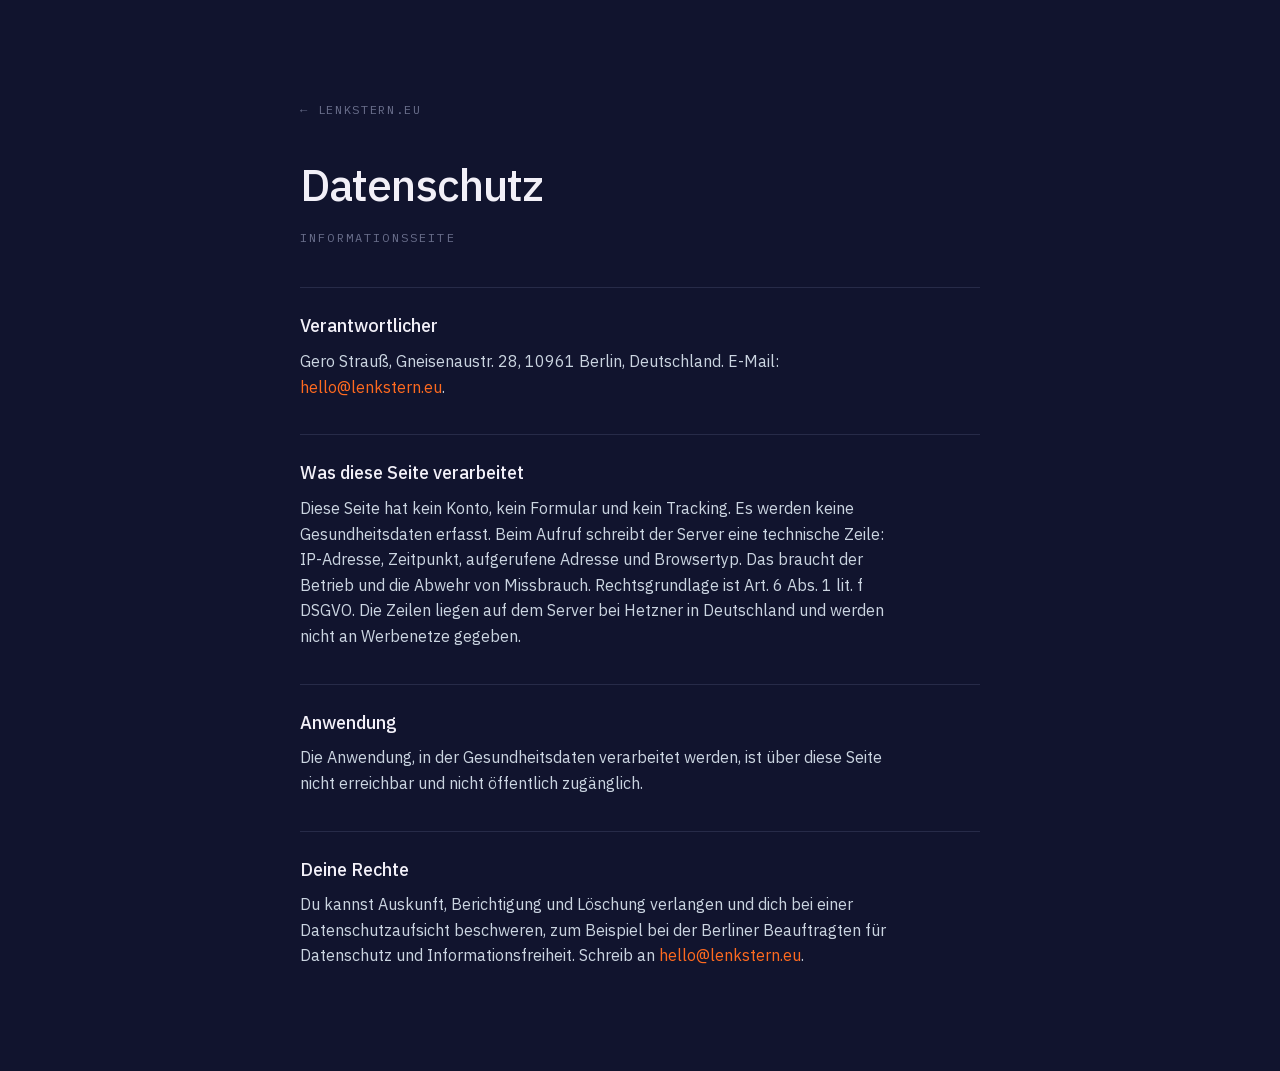
<file: datenschutz.html>
<!doctype html>
<html lang="de">
<head>
<meta charset="utf-8" />
<meta name="viewport" content="width=device-width, initial-scale=1.0" />
<title>Datenschutz · Lenkstern</title>
<meta name="robots" content="index,follow" />
<link rel="stylesheet" href="/assets/fonts/fonts.css" />
<style>
  :root{
    --indigo-bg:#11142E; --indigo-surf:#232847; --indigo-border:#3a3f5e;
    --indigo-muted:#6A6F8C; --indigo-fg:#E8E6F0; --indigo-fg-2:#F2F0F8; --plasma:#FF6A1F;
  }
  *,*::before,*::after{box-sizing:border-box;margin:0;padding:0}
  body{background:var(--indigo-bg);color:var(--indigo-fg);
    font-family:'IBM Plex Sans',system-ui,sans-serif;line-height:1.6;-webkit-font-smoothing:antialiased}
  a{color:var(--plasma);text-decoration:none}
  a:hover{text-decoration:underline}
  .wrap{max-width:760px;margin:0 auto;padding:clamp(48px,8vw,96px) clamp(20px,5vw,40px)}
  .back{font-family:'IBM Plex Mono',monospace;font-size:12px;letter-spacing:.14em;
    text-transform:uppercase;color:var(--indigo-muted)}
  h1{font-size:clamp(30px,5vw,44px);font-weight:500;letter-spacing:-.02em;
    color:var(--indigo-fg-2);margin:28px 0 8px}
  .sub{font-family:'IBM Plex Mono',monospace;font-size:12px;letter-spacing:.18em;
    text-transform:uppercase;color:var(--indigo-muted);margin-bottom:40px}
  h2{font-size:18px;font-weight:500;color:var(--indigo-fg-2);margin:34px 0 8px;
    padding-top:24px;border-top:1px solid color-mix(in srgb,var(--indigo-border) 55%,transparent)}
  p{color:#cbd5e1;margin:6px 0;max-width:60ch}
</style>
</head>
<body>
  <div class="wrap">
    <a class="back" href="/">&larr; lenkstern.eu</a>
    <h1>Datenschutz</h1>
    <div class="sub">Informationsseite</div>

    <h2>Verantwortlicher</h2>
    <p>Gero Strauß, Gneisenaustr. 28, 10961 Berlin, Deutschland.
       E-Mail: <a href="mailto:hello@lenkstern.eu">hello@lenkstern.eu</a>.</p>

    <h2>Was diese Seite verarbeitet</h2>
    <p>Diese Seite hat kein Konto, kein Formular und kein Tracking. Es werden keine
       Gesundheitsdaten erfasst. Beim Aufruf schreibt der Server eine technische
       Zeile: IP-Adresse, Zeitpunkt, aufgerufene Adresse und Browsertyp. Das braucht
       der Betrieb und die Abwehr von Missbrauch. Rechtsgrundlage ist Art. 6 Abs. 1
       lit. f DSGVO. Die Zeilen liegen auf dem Server bei Hetzner in Deutschland
       und werden nicht an Werbenetze gegeben.</p>

    <h2>Anwendung</h2>
    <p>Die Anwendung, in der Gesundheitsdaten verarbeitet werden, ist über diese
       Seite nicht erreichbar und nicht öffentlich zugänglich.</p>

    <h2>Deine Rechte</h2>
    <p>Du kannst Auskunft, Berichtigung und Löschung verlangen und dich bei einer
       Datenschutzaufsicht beschweren, zum Beispiel bei der Berliner Beauftragten
       für Datenschutz und Informationsfreiheit. Schreib an
       <a href="mailto:hello@lenkstern.eu">hello@lenkstern.eu</a>.</p>
  </div>
</body>
</html>
</file>
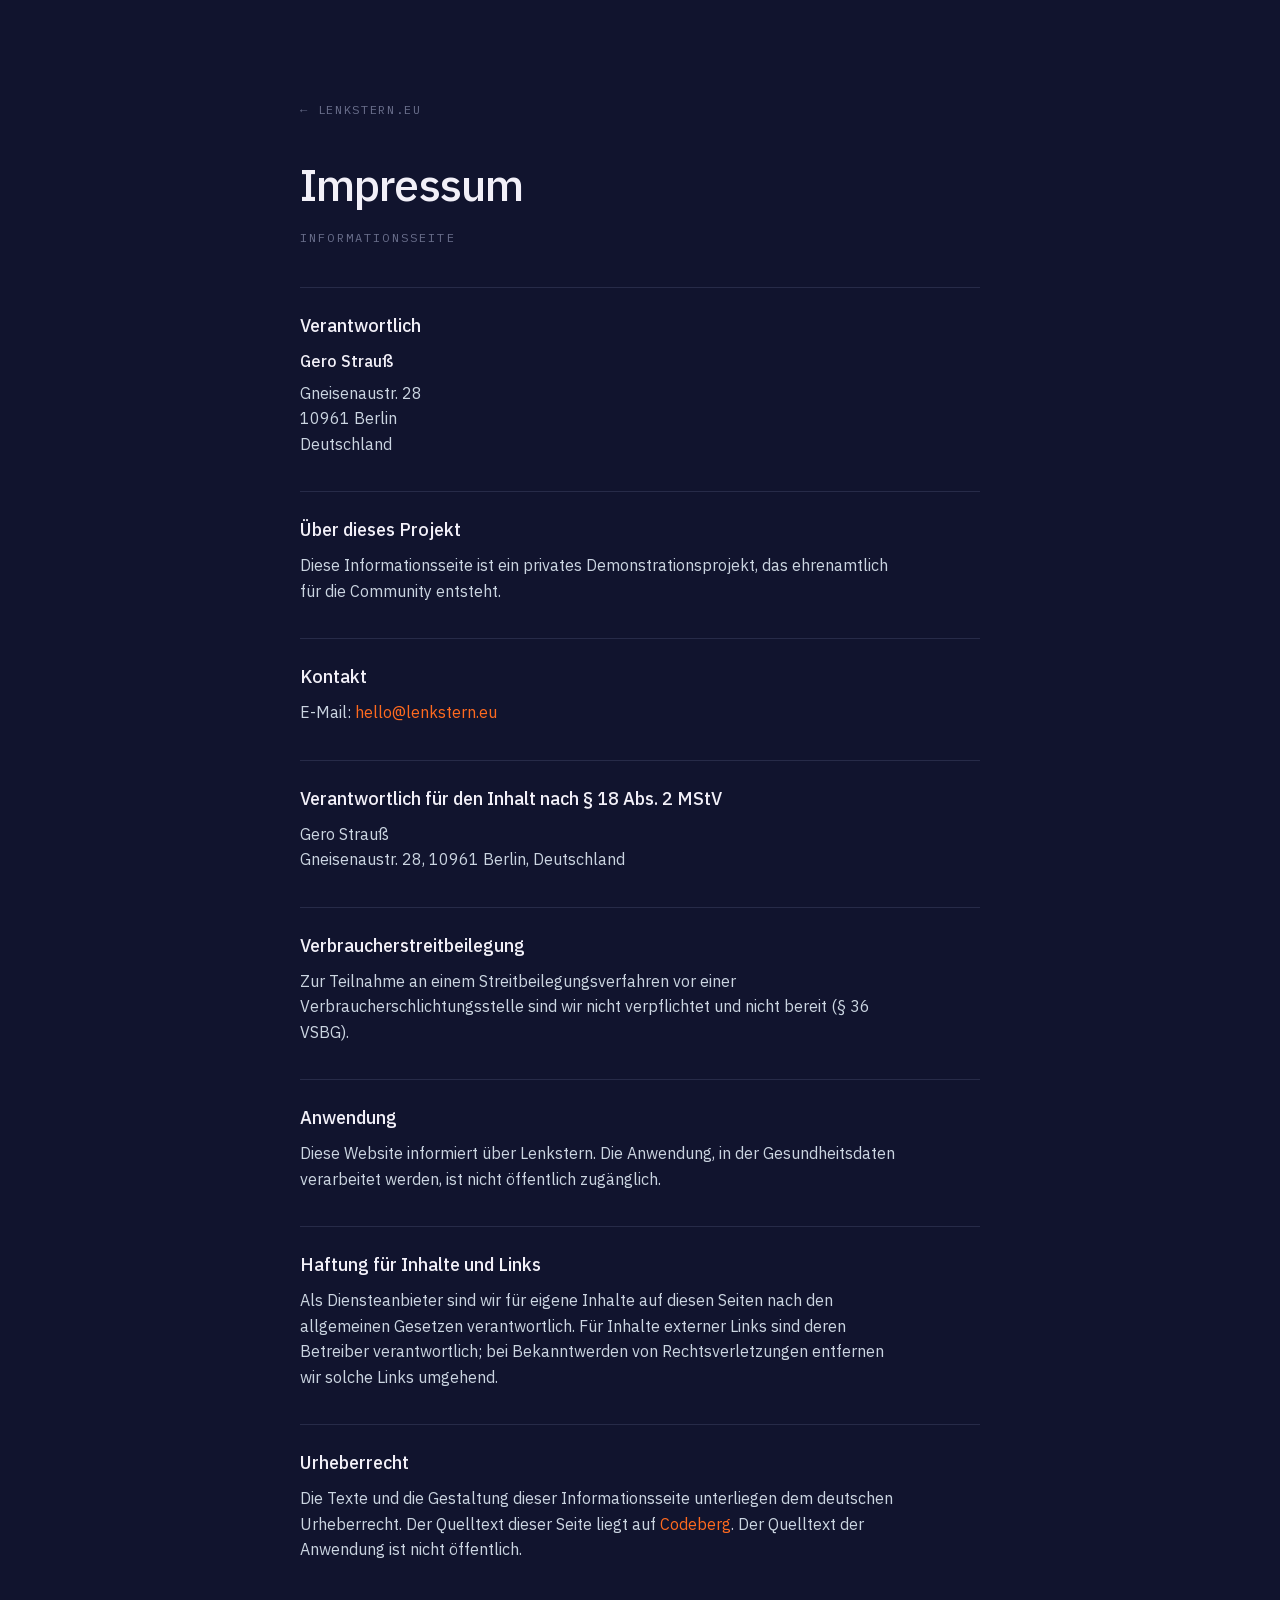
<file: impressum.html>
<!doctype html>
<html lang="de">
<head>
<meta charset="utf-8" />
<meta name="viewport" content="width=device-width, initial-scale=1.0" />
<title>Impressum · Lenkstern</title>
<meta name="robots" content="index,follow" />
<link rel="stylesheet" href="/assets/fonts/fonts.css" />
<style>
  :root{
    --indigo-bg:#11142E; --indigo-surf:#232847; --indigo-border:#3a3f5e;
    --indigo-muted:#6A6F8C; --indigo-fg:#E8E6F0; --indigo-fg-2:#F2F0F8; --plasma:#FF6A1F;
  }
  *,*::before,*::after{box-sizing:border-box;margin:0;padding:0}
  body{background:var(--indigo-bg);color:var(--indigo-fg);
    font-family:'IBM Plex Sans',system-ui,sans-serif;line-height:1.6;-webkit-font-smoothing:antialiased}
  a{color:var(--plasma);text-decoration:none}
  a:hover{text-decoration:underline}
  .wrap{max-width:760px;margin:0 auto;padding:clamp(48px,8vw,96px) clamp(20px,5vw,40px)}
  .back{font-family:'IBM Plex Mono',monospace;font-size:12px;letter-spacing:.14em;
    text-transform:uppercase;color:var(--indigo-muted)}
  h1{font-size:clamp(30px,5vw,44px);font-weight:500;letter-spacing:-.02em;
    color:var(--indigo-fg-2);margin:28px 0 8px}
  .sub{font-family:'IBM Plex Mono',monospace;font-size:12px;letter-spacing:.18em;
    text-transform:uppercase;color:var(--indigo-muted);margin-bottom:40px}
  h2{font-size:18px;font-weight:500;color:var(--indigo-fg-2);margin:34px 0 8px;
    padding-top:24px;border-top:1px solid color-mix(in srgb,var(--indigo-border) 55%,transparent)}
  p{color:#cbd5e1;margin:6px 0;max-width:60ch}
  .strong{color:var(--indigo-fg-2);font-weight:500}
  .muted{color:var(--indigo-muted);font-size:14px}
</style>
</head>
<body>
  <div class="wrap">
    <a class="back" href="/">&larr; lenkstern.eu</a>
    <h1>Impressum</h1>
    <div class="sub">Informationsseite</div>

    <h2>Verantwortlich</h2>
    <p class="strong">Gero Strauß</p>
    <p>Gneisenaustr. 28<br/>10961 Berlin<br/>Deutschland</p>

    <h2>Über dieses Projekt</h2>
    <p>Diese Informationsseite ist ein privates Demonstrationsprojekt, das ehrenamtlich für die Community entsteht.</p>

    <h2>Kontakt</h2>
    <p>E-Mail: <a href="mailto:hello@lenkstern.eu">hello@lenkstern.eu</a></p>

    <h2>Verantwortlich für den Inhalt nach § 18 Abs. 2 MStV</h2>
    <p>Gero Strauß<br/>Gneisenaustr. 28, 10961 Berlin, Deutschland</p>

    <h2>Verbraucherstreitbeilegung</h2>
    <p>Zur Teilnahme an einem Streitbeilegungsverfahren vor einer Verbraucherschlichtungsstelle
       sind wir nicht verpflichtet und nicht bereit (§ 36 VSBG).</p>

    <h2>Anwendung</h2>
    <p>Diese Website informiert über Lenkstern. Die Anwendung, in der Gesundheitsdaten
       verarbeitet werden, ist nicht öffentlich zugänglich.</p>

    <h2>Haftung für Inhalte und Links</h2>
    <p>Als Diensteanbieter sind wir für eigene Inhalte auf diesen Seiten nach den allgemeinen
       Gesetzen verantwortlich. Für Inhalte externer Links sind deren Betreiber verantwortlich;
       bei Bekanntwerden von Rechtsverletzungen entfernen wir solche Links umgehend.</p>

    <h2>Urheberrecht</h2>
    <p>Die Texte und die Gestaltung dieser Informationsseite unterliegen dem deutschen Urheberrecht.
       Der Quelltext dieser Seite liegt auf
       <a href="https://codeberg.org/GeroStrauss/lenkstern-landing">Codeberg</a>.
       Der Quelltext der Anwendung ist nicht öffentlich.</p>
  </div>
</body>
</html>
</file>
<file: assets/fonts/fonts.css>
/* Caveat 500 latin-ext */
@font-face {
  font-family: 'Caveat';
  font-style: normal;
  font-weight: 500;
  font-display: swap;
  src: url('./caveat-500-latin-ext.woff2') format('woff2');
  unicode-range: U+0100-02BA, U+02BD-02C5, U+02C7-02CC, U+02CE-02D7, U+02DD-02FF, U+0304, U+0308, U+0329, U+1D00-1DBF, U+1E00-1E9F, U+1EF2-1EFF, U+2020, U+20A0-20AB, U+20AD-20C0, U+2113, U+2C60-2C7F, U+A720-A7FF;
}

/* Caveat 500 latin */
@font-face {
  font-family: 'Caveat';
  font-style: normal;
  font-weight: 500;
  font-display: swap;
  src: url('./caveat-500-latin.woff2') format('woff2');
  unicode-range: U+0000-00FF, U+0131, U+0152-0153, U+02BB-02BC, U+02C6, U+02DA, U+02DC, U+0304, U+0308, U+0329, U+2000-206F, U+20AC, U+2122, U+2191, U+2193, U+2212, U+2215, U+FEFF, U+FFFD;
}

/* Caveat 700 latin-ext */
@font-face {
  font-family: 'Caveat';
  font-style: normal;
  font-weight: 700;
  font-display: swap;
  src: url('./caveat-500-latin-ext.woff2') format('woff2');
  unicode-range: U+0100-02BA, U+02BD-02C5, U+02C7-02CC, U+02CE-02D7, U+02DD-02FF, U+0304, U+0308, U+0329, U+1D00-1DBF, U+1E00-1E9F, U+1EF2-1EFF, U+2020, U+20A0-20AB, U+20AD-20C0, U+2113, U+2C60-2C7F, U+A720-A7FF;
}

/* Caveat 700 latin */
@font-face {
  font-family: 'Caveat';
  font-style: normal;
  font-weight: 700;
  font-display: swap;
  src: url('./caveat-500-latin.woff2') format('woff2');
  unicode-range: U+0000-00FF, U+0131, U+0152-0153, U+02BB-02BC, U+02C6, U+02DA, U+02DC, U+0304, U+0308, U+0329, U+2000-206F, U+20AC, U+2122, U+2191, U+2193, U+2212, U+2215, U+FEFF, U+FFFD;
}

/* IBM Plex Mono 300 latin-ext */
@font-face {
  font-family: 'IBM Plex Mono';
  font-style: normal;
  font-weight: 300;
  font-display: swap;
  src: url('./plex-mono-300-latin-ext.woff2') format('woff2');
  unicode-range: U+0100-02BA, U+02BD-02C5, U+02C7-02CC, U+02CE-02D7, U+02DD-02FF, U+0304, U+0308, U+0329, U+1D00-1DBF, U+1E00-1E9F, U+1EF2-1EFF, U+2020, U+20A0-20AB, U+20AD-20C0, U+2113, U+2C60-2C7F, U+A720-A7FF;
}

/* IBM Plex Mono 300 latin */
@font-face {
  font-family: 'IBM Plex Mono';
  font-style: normal;
  font-weight: 300;
  font-display: swap;
  src: url('./plex-mono-300-latin.woff2') format('woff2');
  unicode-range: U+0000-00FF, U+0131, U+0152-0153, U+02BB-02BC, U+02C6, U+02DA, U+02DC, U+0304, U+0308, U+0329, U+2000-206F, U+20AC, U+2122, U+2191, U+2193, U+2212, U+2215, U+FEFF, U+FFFD;
}

/* IBM Plex Mono 400 latin-ext */
@font-face {
  font-family: 'IBM Plex Mono';
  font-style: normal;
  font-weight: 400;
  font-display: swap;
  src: url('./plex-mono-400-latin-ext.woff2') format('woff2');
  unicode-range: U+0100-02BA, U+02BD-02C5, U+02C7-02CC, U+02CE-02D7, U+02DD-02FF, U+0304, U+0308, U+0329, U+1D00-1DBF, U+1E00-1E9F, U+1EF2-1EFF, U+2020, U+20A0-20AB, U+20AD-20C0, U+2113, U+2C60-2C7F, U+A720-A7FF;
}

/* IBM Plex Mono 400 latin */
@font-face {
  font-family: 'IBM Plex Mono';
  font-style: normal;
  font-weight: 400;
  font-display: swap;
  src: url('./plex-mono-400-latin.woff2') format('woff2');
  unicode-range: U+0000-00FF, U+0131, U+0152-0153, U+02BB-02BC, U+02C6, U+02DA, U+02DC, U+0304, U+0308, U+0329, U+2000-206F, U+20AC, U+2122, U+2191, U+2193, U+2212, U+2215, U+FEFF, U+FFFD;
}

/* IBM Plex Mono 500 latin-ext */
@font-face {
  font-family: 'IBM Plex Mono';
  font-style: normal;
  font-weight: 500;
  font-display: swap;
  src: url('./plex-mono-500-latin-ext.woff2') format('woff2');
  unicode-range: U+0100-02BA, U+02BD-02C5, U+02C7-02CC, U+02CE-02D7, U+02DD-02FF, U+0304, U+0308, U+0329, U+1D00-1DBF, U+1E00-1E9F, U+1EF2-1EFF, U+2020, U+20A0-20AB, U+20AD-20C0, U+2113, U+2C60-2C7F, U+A720-A7FF;
}

/* IBM Plex Mono 500 latin */
@font-face {
  font-family: 'IBM Plex Mono';
  font-style: normal;
  font-weight: 500;
  font-display: swap;
  src: url('./plex-mono-500-latin.woff2') format('woff2');
  unicode-range: U+0000-00FF, U+0131, U+0152-0153, U+02BB-02BC, U+02C6, U+02DA, U+02DC, U+0304, U+0308, U+0329, U+2000-206F, U+20AC, U+2122, U+2191, U+2193, U+2212, U+2215, U+FEFF, U+FFFD;
}

/* IBM Plex Mono 600 latin-ext */
@font-face {
  font-family: 'IBM Plex Mono';
  font-style: normal;
  font-weight: 600;
  font-display: swap;
  src: url('./plex-mono-600-latin-ext.woff2') format('woff2');
  unicode-range: U+0100-02BA, U+02BD-02C5, U+02C7-02CC, U+02CE-02D7, U+02DD-02FF, U+0304, U+0308, U+0329, U+1D00-1DBF, U+1E00-1E9F, U+1EF2-1EFF, U+2020, U+20A0-20AB, U+20AD-20C0, U+2113, U+2C60-2C7F, U+A720-A7FF;
}

/* IBM Plex Mono 600 latin */
@font-face {
  font-family: 'IBM Plex Mono';
  font-style: normal;
  font-weight: 600;
  font-display: swap;
  src: url('./plex-mono-600-latin.woff2') format('woff2');
  unicode-range: U+0000-00FF, U+0131, U+0152-0153, U+02BB-02BC, U+02C6, U+02DA, U+02DC, U+0304, U+0308, U+0329, U+2000-206F, U+20AC, U+2122, U+2191, U+2193, U+2212, U+2215, U+FEFF, U+FFFD;
}

/* IBM Plex Sans 300 latin-ext */
@font-face {
  font-family: 'IBM Plex Sans';
  font-style: normal;
  font-weight: 300;
  font-stretch: 100%;
  font-display: swap;
  src: url('./plex-sans-300-latin-ext.woff2') format('woff2');
  unicode-range: U+0100-02BA, U+02BD-02C5, U+02C7-02CC, U+02CE-02D7, U+02DD-02FF, U+0304, U+0308, U+0329, U+1D00-1DBF, U+1E00-1E9F, U+1EF2-1EFF, U+2020, U+20A0-20AB, U+20AD-20C0, U+2113, U+2C60-2C7F, U+A720-A7FF;
}

/* IBM Plex Sans 300 latin */
@font-face {
  font-family: 'IBM Plex Sans';
  font-style: normal;
  font-weight: 300;
  font-stretch: 100%;
  font-display: swap;
  src: url('./plex-sans-300-latin.woff2') format('woff2');
  unicode-range: U+0000-00FF, U+0131, U+0152-0153, U+02BB-02BC, U+02C6, U+02DA, U+02DC, U+0304, U+0308, U+0329, U+2000-206F, U+20AC, U+2122, U+2191, U+2193, U+2212, U+2215, U+FEFF, U+FFFD;
}

/* IBM Plex Sans 400 latin-ext */
@font-face {
  font-family: 'IBM Plex Sans';
  font-style: normal;
  font-weight: 400;
  font-stretch: 100%;
  font-display: swap;
  src: url('./plex-sans-300-latin-ext.woff2') format('woff2');
  unicode-range: U+0100-02BA, U+02BD-02C5, U+02C7-02CC, U+02CE-02D7, U+02DD-02FF, U+0304, U+0308, U+0329, U+1D00-1DBF, U+1E00-1E9F, U+1EF2-1EFF, U+2020, U+20A0-20AB, U+20AD-20C0, U+2113, U+2C60-2C7F, U+A720-A7FF;
}

/* IBM Plex Sans 400 latin */
@font-face {
  font-family: 'IBM Plex Sans';
  font-style: normal;
  font-weight: 400;
  font-stretch: 100%;
  font-display: swap;
  src: url('./plex-sans-300-latin.woff2') format('woff2');
  unicode-range: U+0000-00FF, U+0131, U+0152-0153, U+02BB-02BC, U+02C6, U+02DA, U+02DC, U+0304, U+0308, U+0329, U+2000-206F, U+20AC, U+2122, U+2191, U+2193, U+2212, U+2215, U+FEFF, U+FFFD;
}

/* IBM Plex Sans 500 latin-ext */
@font-face {
  font-family: 'IBM Plex Sans';
  font-style: normal;
  font-weight: 500;
  font-stretch: 100%;
  font-display: swap;
  src: url('./plex-sans-300-latin-ext.woff2') format('woff2');
  unicode-range: U+0100-02BA, U+02BD-02C5, U+02C7-02CC, U+02CE-02D7, U+02DD-02FF, U+0304, U+0308, U+0329, U+1D00-1DBF, U+1E00-1E9F, U+1EF2-1EFF, U+2020, U+20A0-20AB, U+20AD-20C0, U+2113, U+2C60-2C7F, U+A720-A7FF;
}

/* IBM Plex Sans 500 latin */
@font-face {
  font-family: 'IBM Plex Sans';
  font-style: normal;
  font-weight: 500;
  font-stretch: 100%;
  font-display: swap;
  src: url('./plex-sans-300-latin.woff2') format('woff2');
  unicode-range: U+0000-00FF, U+0131, U+0152-0153, U+02BB-02BC, U+02C6, U+02DA, U+02DC, U+0304, U+0308, U+0329, U+2000-206F, U+20AC, U+2122, U+2191, U+2193, U+2212, U+2215, U+FEFF, U+FFFD;
}

/* IBM Plex Sans 600 latin-ext */
@font-face {
  font-family: 'IBM Plex Sans';
  font-style: normal;
  font-weight: 600;
  font-stretch: 100%;
  font-display: swap;
  src: url('./plex-sans-300-latin-ext.woff2') format('woff2');
  unicode-range: U+0100-02BA, U+02BD-02C5, U+02C7-02CC, U+02CE-02D7, U+02DD-02FF, U+0304, U+0308, U+0329, U+1D00-1DBF, U+1E00-1E9F, U+1EF2-1EFF, U+2020, U+20A0-20AB, U+20AD-20C0, U+2113, U+2C60-2C7F, U+A720-A7FF;
}

/* IBM Plex Sans 600 latin */
@font-face {
  font-family: 'IBM Plex Sans';
  font-style: normal;
  font-weight: 600;
  font-stretch: 100%;
  font-display: swap;
  src: url('./plex-sans-300-latin.woff2') format('woff2');
  unicode-range: U+0000-00FF, U+0131, U+0152-0153, U+02BB-02BC, U+02C6, U+02DA, U+02DC, U+0304, U+0308, U+0329, U+2000-206F, U+20AC, U+2122, U+2191, U+2193, U+2212, U+2215, U+FEFF, U+FFFD;
}

/* IBM Plex Sans 700 latin-ext */
@font-face {
  font-family: 'IBM Plex Sans';
  font-style: normal;
  font-weight: 700;
  font-stretch: 100%;
  font-display: swap;
  src: url('./plex-sans-300-latin-ext.woff2') format('woff2');
  unicode-range: U+0100-02BA, U+02BD-02C5, U+02C7-02CC, U+02CE-02D7, U+02DD-02FF, U+0304, U+0308, U+0329, U+1D00-1DBF, U+1E00-1E9F, U+1EF2-1EFF, U+2020, U+20A0-20AB, U+20AD-20C0, U+2113, U+2C60-2C7F, U+A720-A7FF;
}

/* IBM Plex Sans 700 latin */
@font-face {
  font-family: 'IBM Plex Sans';
  font-style: normal;
  font-weight: 700;
  font-stretch: 100%;
  font-display: swap;
  src: url('./plex-sans-300-latin.woff2') format('woff2');
  unicode-range: U+0000-00FF, U+0131, U+0152-0153, U+02BB-02BC, U+02C6, U+02DA, U+02DC, U+0304, U+0308, U+0329, U+2000-206F, U+20AC, U+2122, U+2191, U+2193, U+2212, U+2215, U+FEFF, U+FFFD;
}

/* IBM Plex Serif 300 latin-ext */
@font-face {
  font-family: 'IBM Plex Serif';
  font-style: normal;
  font-weight: 300;
  font-display: swap;
  src: url('./plex-serif-300-latin-ext.woff2') format('woff2');
  unicode-range: U+0100-02BA, U+02BD-02C5, U+02C7-02CC, U+02CE-02D7, U+02DD-02FF, U+0304, U+0308, U+0329, U+1D00-1DBF, U+1E00-1E9F, U+1EF2-1EFF, U+2020, U+20A0-20AB, U+20AD-20C0, U+2113, U+2C60-2C7F, U+A720-A7FF;
}

/* IBM Plex Serif 300 latin */
@font-face {
  font-family: 'IBM Plex Serif';
  font-style: normal;
  font-weight: 300;
  font-display: swap;
  src: url('./plex-serif-300-latin.woff2') format('woff2');
  unicode-range: U+0000-00FF, U+0131, U+0152-0153, U+02BB-02BC, U+02C6, U+02DA, U+02DC, U+0304, U+0308, U+0329, U+2000-206F, U+20AC, U+2122, U+2191, U+2193, U+2212, U+2215, U+FEFF, U+FFFD;
}

/* IBM Plex Serif 400 latin-ext */
@font-face {
  font-family: 'IBM Plex Serif';
  font-style: normal;
  font-weight: 400;
  font-display: swap;
  src: url('./plex-serif-400-latin-ext.woff2') format('woff2');
  unicode-range: U+0100-02BA, U+02BD-02C5, U+02C7-02CC, U+02CE-02D7, U+02DD-02FF, U+0304, U+0308, U+0329, U+1D00-1DBF, U+1E00-1E9F, U+1EF2-1EFF, U+2020, U+20A0-20AB, U+20AD-20C0, U+2113, U+2C60-2C7F, U+A720-A7FF;
}

/* IBM Plex Serif 400 latin */
@font-face {
  font-family: 'IBM Plex Serif';
  font-style: normal;
  font-weight: 400;
  font-display: swap;
  src: url('./plex-serif-400-latin.woff2') format('woff2');
  unicode-range: U+0000-00FF, U+0131, U+0152-0153, U+02BB-02BC, U+02C6, U+02DA, U+02DC, U+0304, U+0308, U+0329, U+2000-206F, U+20AC, U+2122, U+2191, U+2193, U+2212, U+2215, U+FEFF, U+FFFD;
}
</file>
